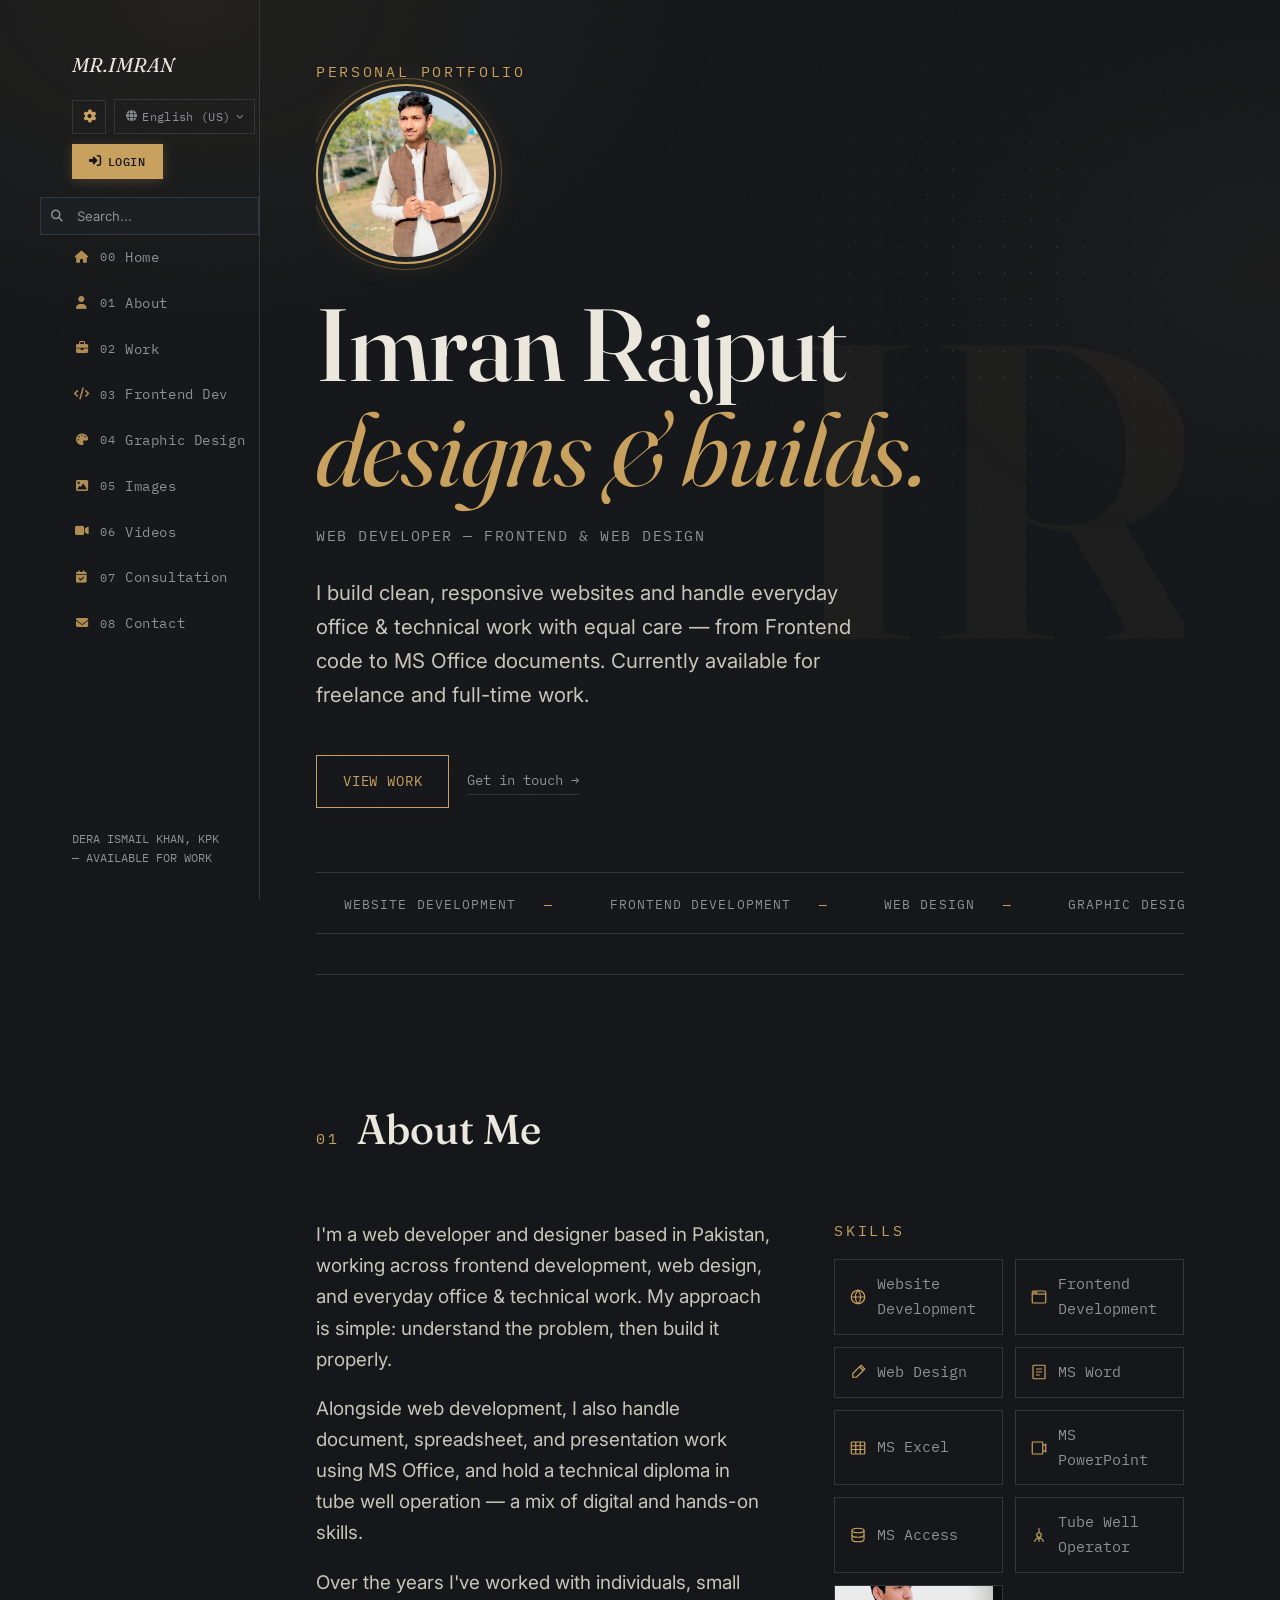
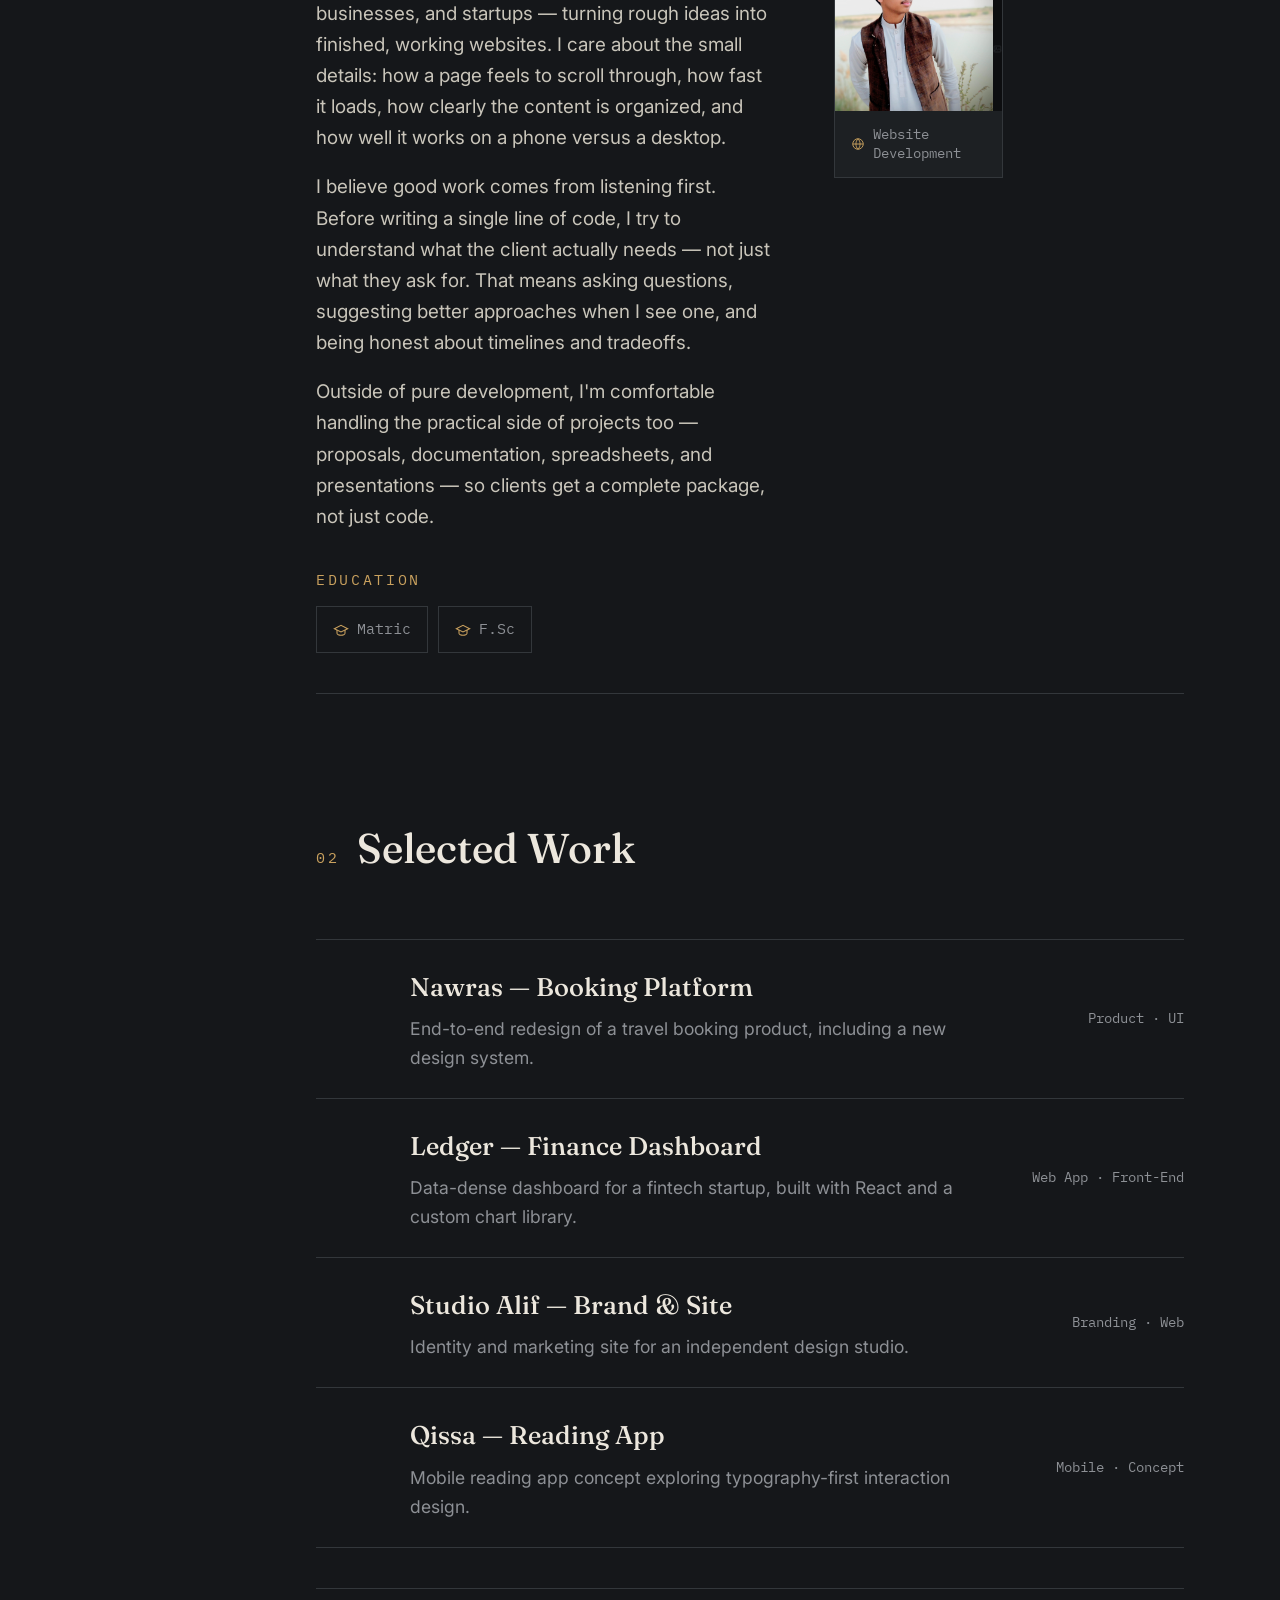
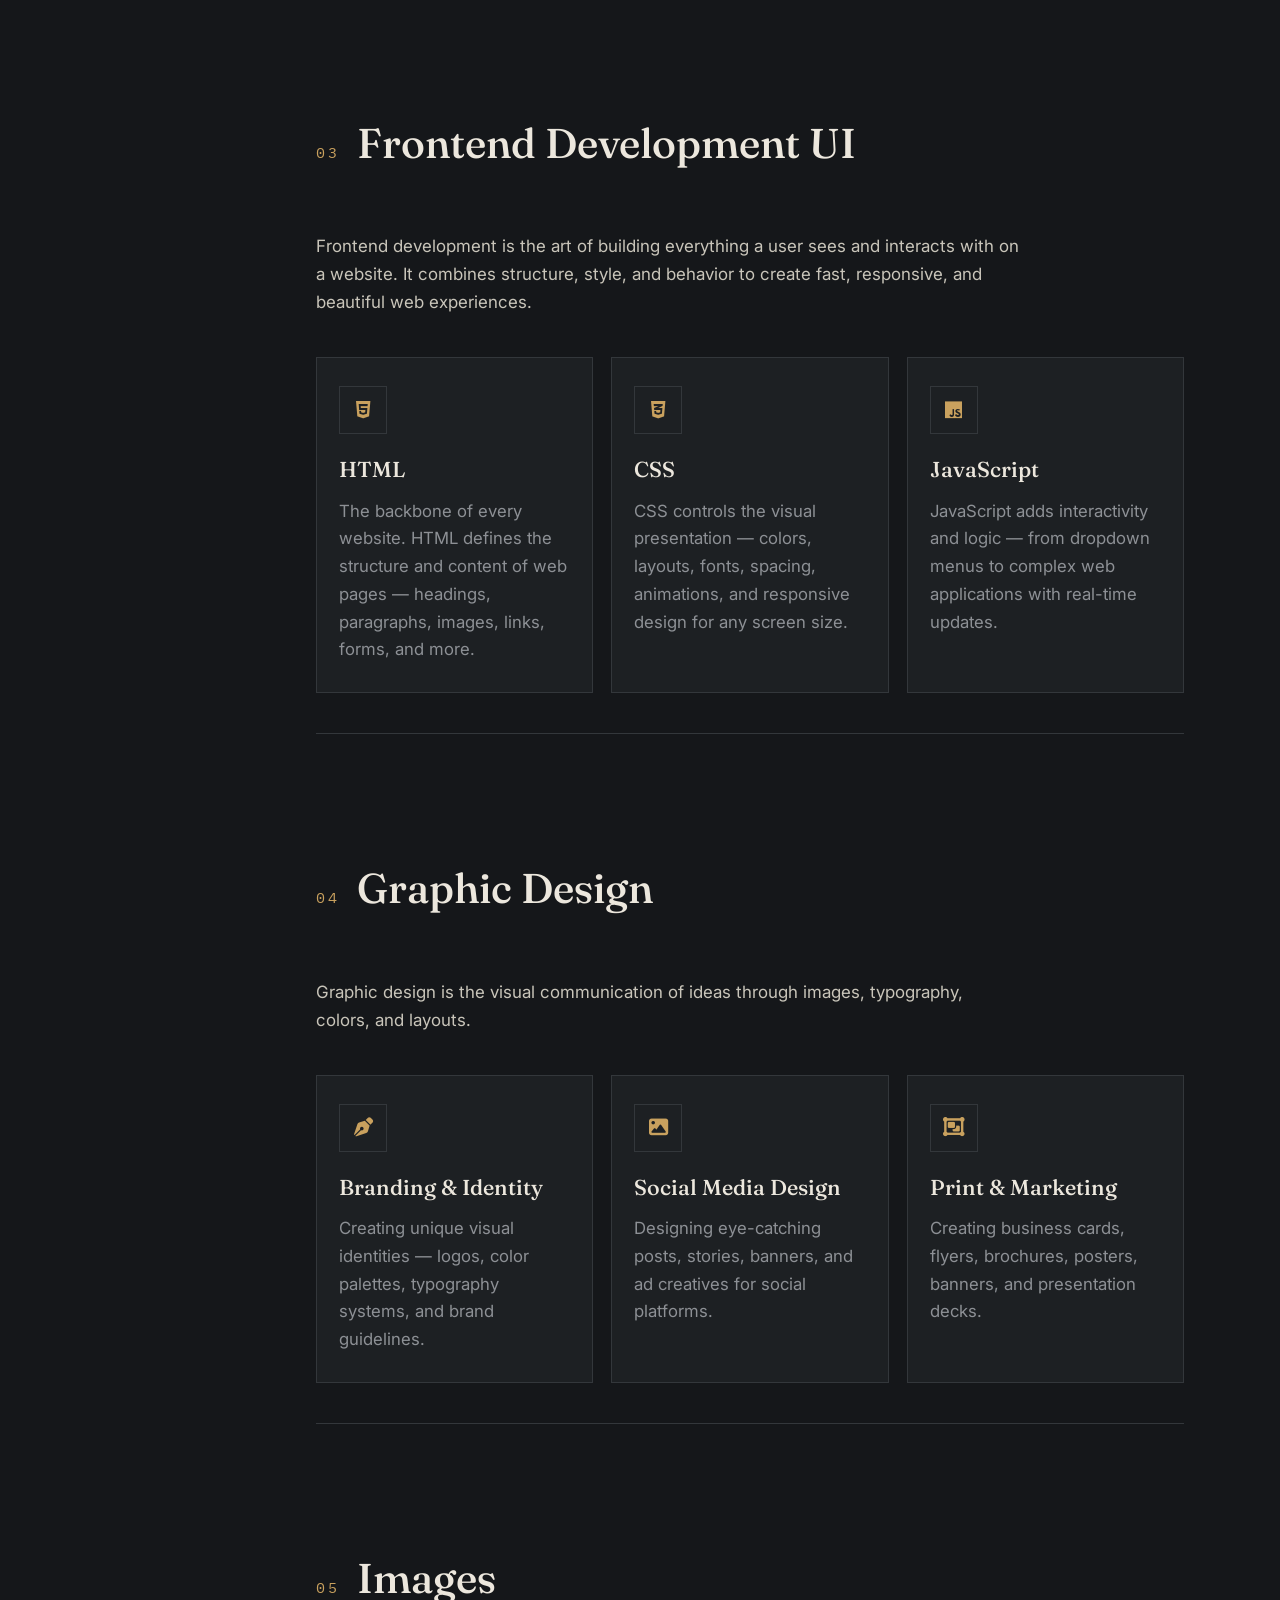
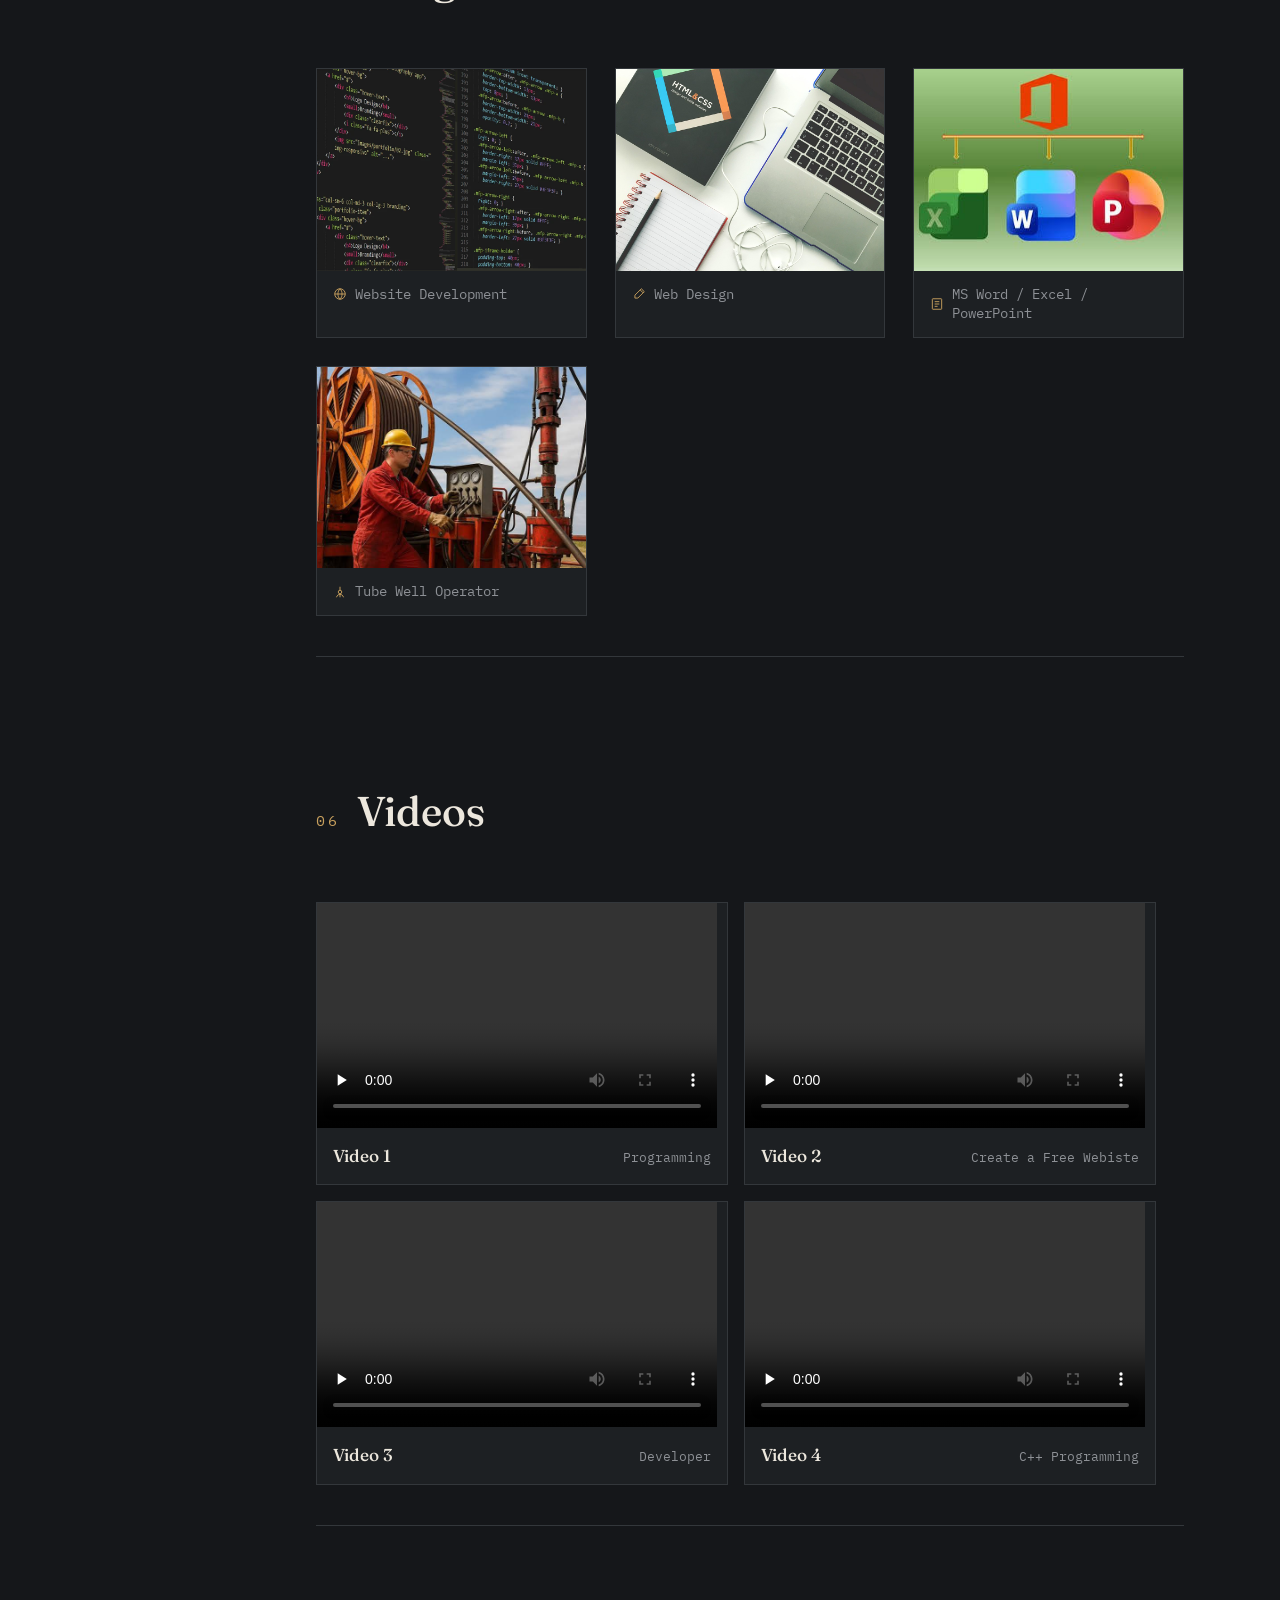
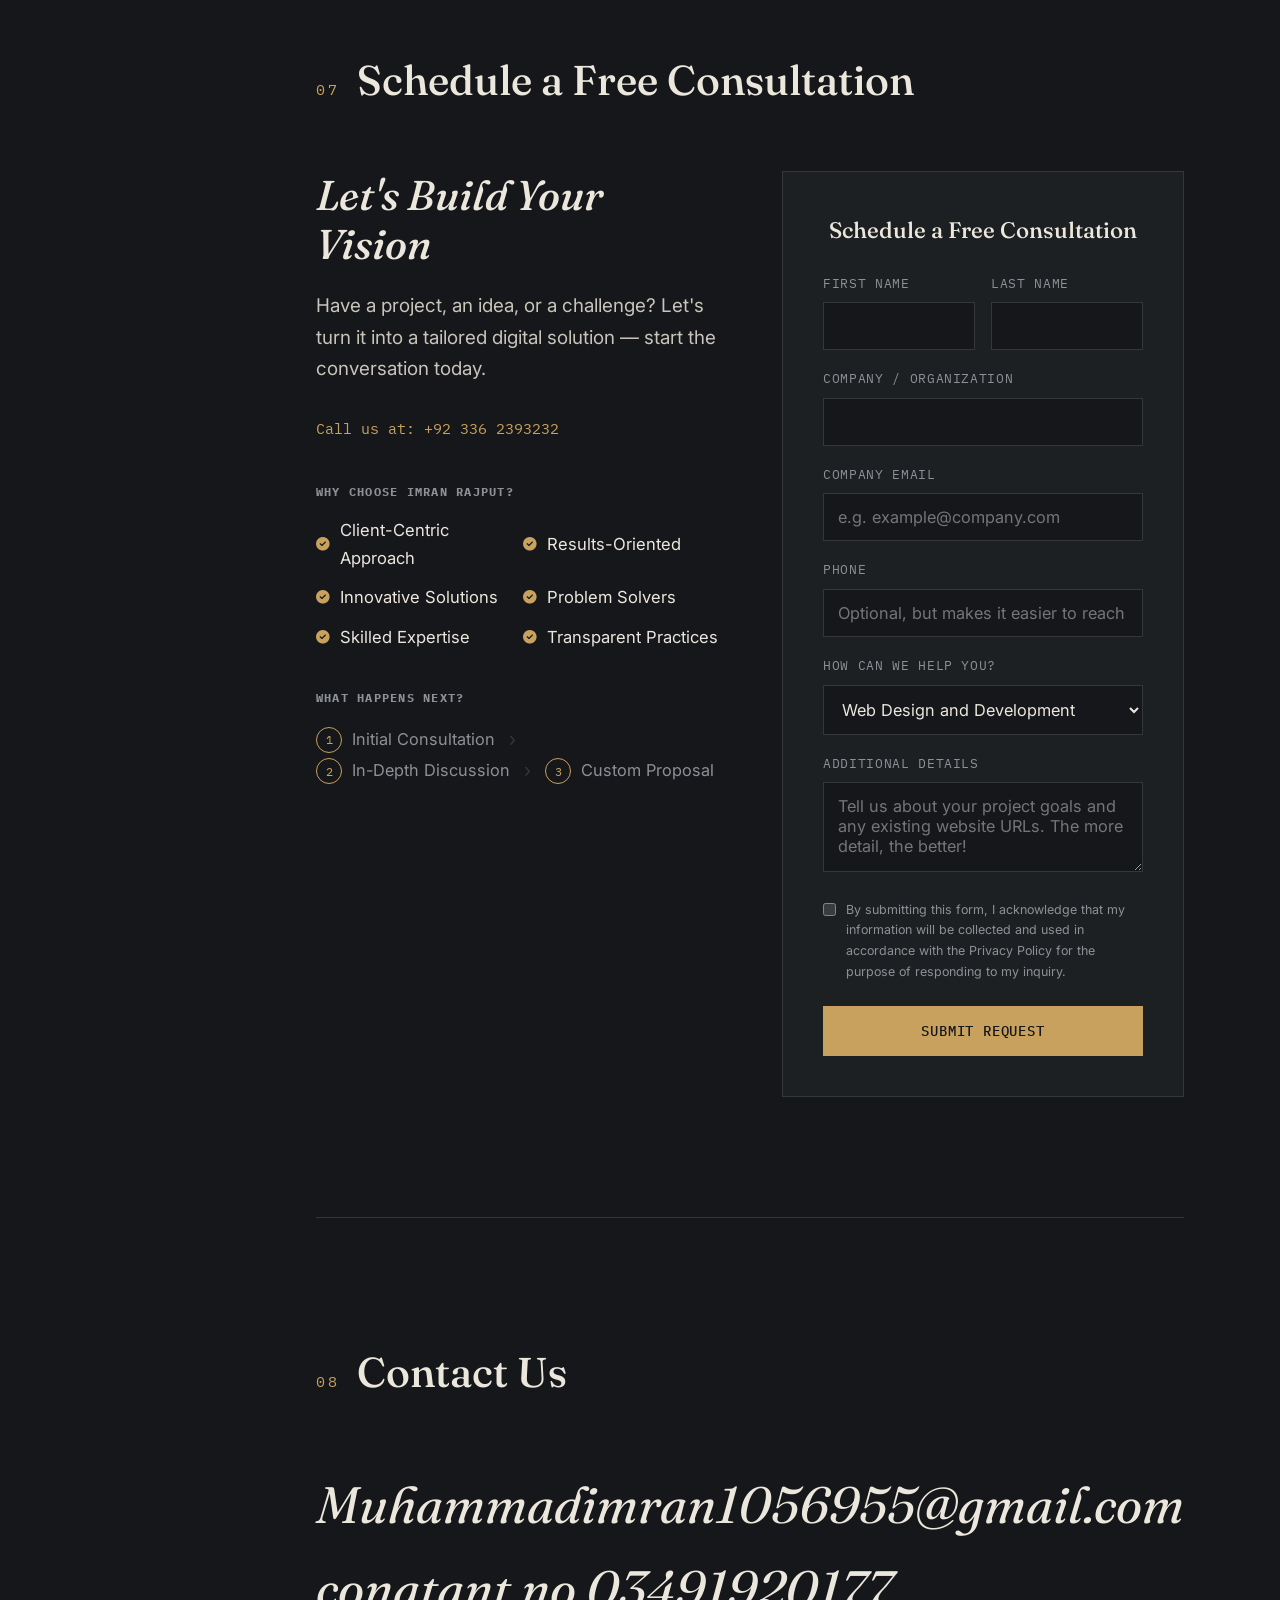
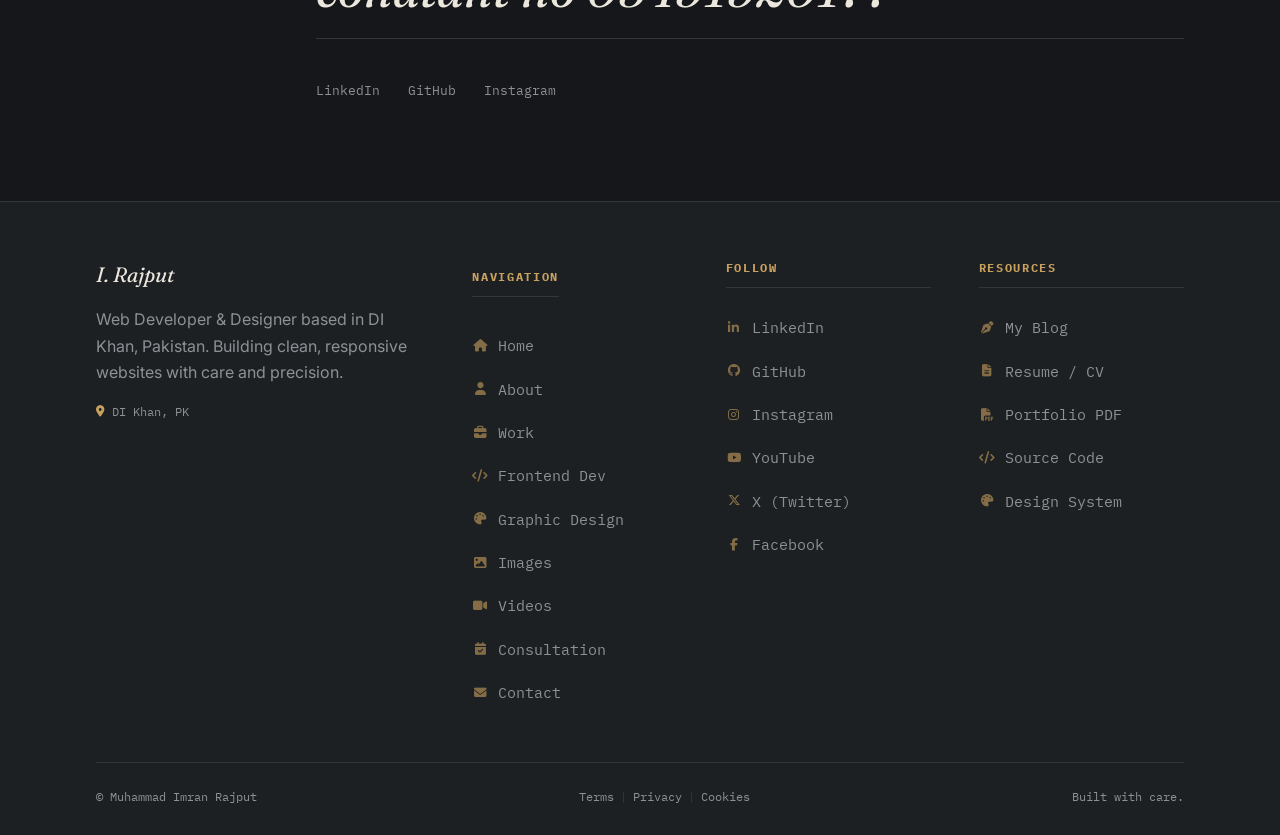
<file: index.html>
<!DOCTYPE html>
<html lang="en" data-theme="dark">
<head>
<meta charset="UTF-8">
<meta name="viewport" content="width=device-width, initial-scale=1.0">
<title>Imran Rajput — Portfolio</title>
<link rel="preconnect" href="https://fonts.googleapis.com">
<link href="https://fonts.googleapis.com/css2?family=Fraunces:ital,opsz,wght@0,9..144,300;0,9..144,500;0,9..144,600;1,9..144,400;1,9..144,500&family=Inter:wght@400;500;600&family=IBM+Plex+Mono:wght@400;500&display=swap" rel="stylesheet">
<link rel="stylesheet" href="https://cdnjs.cloudflare.com/ajax/libs/font-awesome/6.5.1/css/all.min.css">
<link href="https://cdn.jsdelivr.net/npm/bootstrap-icons@1.11.3/font/bootstrap-icons.min.css" rel="stylesheet">
<link rel="stylesheet" href="style.css">
<link rel="icon" href="Logo.png.png">
</head>
<body>

<div class="spotlight" id="spotlight"></div>
<div class="shell">
<nav class="ledger">
<div>
<div class="nav-top-group">
<div class="brand-mark">MR.IMRAN </div>
<div class="nav-actions">

<!-- 3-Mode Theme Settings -->
<div class="theme-settings" id="themeSettings">
<button class="theme-settings-btn" id="themeSettingsBtn" type="button"><i class="fa-solid fa-gear"></i></button>
<div class="theme-panel" id="themePanel">
<div class="tp-label">Appearance</div>
<button class="tp-item" data-theme-mode="light"><i class="bi bi-moon-stars-fill"></i>Light theme</button>
<button class="tp-item active" data-theme-mode="dark"><i class="fa-solid fa-moon"></i>Dark theme</button>
<button class="tp-item" data-theme-mode="system"><i class="fa-solid fa-display"></i>Device default</button>
</div>
</div>

<!-- Language -->
<div class="lang-dropdown" id="langDropdown">
<button class="lang-btn" id="langBtn" type="button"><i class="fa-solid fa-globe" style="font-size:.7rem"></i><span id="langBtnText">English (US)</span><i class="fa-solid fa-chevron-down"></i></button>
<div class="lang-panel" id="langPanel">
<button class="lang-panel-item active" data-lang="en-US">English (US)</button>
<button class="lang-panel-item" data-lang="en-GB">British English (UK)</button>
<button class="lang-panel-item" data-lang="en-AU">Australian English</button>
<button class="lang-panel-item" data-lang="en-PK">Pakistani English</button>
<button class="lang-panel-item" data-lang="ur">اردو</button>
<button class="lang-panel-item" data-lang="hi">हिन्दी</button>
<button class="lang-panel-item" data-lang="de">Deutsch</button>
<button class="lang-panel-item" data-lang="es">Español</button>
<button class="lang-panel-item" data-lang="fr">Français</button>
<button class="lang-panel-item" data-lang="it">Italiano</button>
</div>
</div>

<!-- LOGIN -->
<button class="login-btn" id="loginOpen" type="button"><i class="fa-solid fa-right-to-bracket"></i><span data-t="login">Login</span></button>

<!-- Hamburger -->
<button class="hamburger" id="drawerOpen" type="button"><svg viewBox="0 0 24 24"><path class="bar bar-top" d="M3 6h18"/><path class="bar bar-mid" d="M3 12h18"/><path class="bar bar-bot" d="M3 18h18"/></svg><span id="burgerLabel" data-t="menu">Menu</span></button>
</div>
</div>
<div class="search-bar"><input type="text" placeholder="Search..." id="searchInput" data-tp="ph_search"><i class="fa-solid fa-magnifying-glass s-icon"></i><button class="s-clear" id="searchClear" type="button">&times;</button></div>
<div class="ledger-links" id="ledgerLinks">
<a href="#hero"><i class="fa-solid fa-house"></i><span class="num">00</span><span data-t="nav_home">Home</span></a>
<a href="#about"><i class="fa-solid fa-user"></i><span class="num">01</span><span data-t="nav_about">About</span></a>
<a href="#work"><i class="fa-solid fa-briefcase"></i><span class="num">02</span><span data-t="nav_work">Work</span></a>
<a href="#frontend"><i class="fa-solid fa-code"></i><span class="num">03</span><span data-t="nav_fe">Frontend Dev</span></a>
<a href="#graphics"><i class="fa-solid fa-palette"></i><span class="num">04</span><span data-t="nav_gd">Graphic Design</span></a>
<a href="#images"><i class="fa-solid fa-image"></i><span class="num">05</span><span data-t="nav_images">Images</span></a>
<a href="#videos"><i class="fa-solid fa-video"></i><span class="num">06</span><span data-t="nav_videos">Videos</span></a>
<a href="#consult"><i class="fa-solid fa-calendar-check"></i><span class="num">07</span><span data-t="nav_consult">Consultation</span></a>
<a href="#contact"><i class="fa-solid fa-envelope"></i><span class="num">08</span><span data-t="nav_contact">Contact</span></a>
</div>
</div>
<div class="ledger-foot mono">DERA ISMAIL KHAN, KPK<br>— <span data-t="available">AVAILABLE FOR WORK</span></div>
</nav>

<main>
<section id="hero">
<div class="eyebrow" data-t="hero_eyebrow">Personal Portfolio</div>
<div class="hero-avatar"><div class="hero-avatar-inner"><img src="Profile 1.jpg" alt="Imran Rajput" onerror="this.style.display='none';this.nextElementSibling.style.display='flex'"><span style="display:none">IR</span></div></div>
<h1 class="hero-name">Imran Rajput<br><em data-t="hero_name_em">designs & builds.</em></h1>
<div class="hero-role" data-t="hero_role">Web Developer — Frontend & Web Design</div>
<p class="hero-bio" data-t="hero_bio">I build clean, responsive websites and handle everyday office & technical work with equal care — from Frontend code to MS Office documents. Currently available for freelance and full-time work.</p>
<div class="hero-cta"><a href="#work" class="btn" data-t="hero_cta1">View Work</a><a href="#consult" class="btn-ghost" data-t="hero_cta2">Get in touch →</a></div>
<div class="ticker-wrap"><div class="ticker-track"><span data-t="tick1">Website Development</span><span data-t="tick2">Frontend Development</span><span data-t="tick3">Web Design</span><span data-t="tick4">Graphic Design</span><span data-t="tick5">HTML</span><span data-t="tick6">CSS</span><span data-t="tick7">JavaScript</span><span data-t="tick8">MS Office</span><span data-t="tick1">Website Development</span><span data-t="tick2">Frontend Development</span><span data-t="tick3">Web Design</span><span data-t="tick4">Graphic Design</span><span data-t="tick5">HTML</span><span data-t="tick6">CSS</span><span data-t="tick7">JavaScript</span><span data-t="tick8">MS Office</span></div></div>
</section>

<section id="about">
<div class="sec-head reveal"><span class="eyebrow mono">01</span><h2 data-t="about_title">About Me</h2></div>
<div class="about-grid reveal">
<div>
<p data-t="about_p1">I'm a web developer and designer based in Pakistan, working across frontend development, web design, and everyday office & technical work. My approach is simple: understand the problem, then build it properly.</p>
<p data-t="about_p2">Alongside web development, I also handle document, spreadsheet, and presentation work using MS Office, and hold a technical diploma in tube well operation — a mix of digital and hands-on skills.</p>
<p data-t="about_p3">Over the years I've worked with individuals, small businesses, and startups — turning rough ideas into finished, working websites. I care about the small details: how a page feels to scroll through, how fast it loads, how clearly the content is organized, and how well it works on a phone versus a desktop.</p>
<p data-t="about_p4">I believe good work comes from listening first. Before writing a single line of code, I try to understand what the client actually needs — not just what they ask for. That means asking questions, suggesting better approaches when I see one, and being honest about timelines and tradeoffs.</p>
<p data-t="about_p5">Outside of pure development, I'm comfortable handling the practical side of projects too — proposals, documentation, spreadsheets, and presentations — so clients get a complete package, not just code.</p>
<div class="eyebrow" style="margin:36px 0 14px" data-t="edu_label">Education</div>
<div class="edu-list"><span class="edu-tag"><svg viewBox="0 0 24 24"><path d="M22 10L12 5 2 10l10 5 10-5z"/><path d="M6 12v5c0 1.5 3 3 6 3s6-1.5 6-3v-5"/></svg>Matric</span><span class="edu-tag"><svg viewBox="0 0 24 24"><path d="M22 10L12 5 2 10l10 5 10-5z"/><path d="M6 12v5c0 1.5 3 3 6 3s6-1.5 6-3v-5"/></svg>F.Sc</span></div>
</div>
<div>
<div class="eyebrow" style="margin-bottom:16px" data-t="skills_label">Skills</div>
<div class="skills-list">
<span class="skill-tag"><svg viewBox="0 0 24 24"><circle cx="12" cy="12" r="9"/><path d="M3 12h18M12 3c2.5 2.5 3.5 5.5 3.5 9s-1 6.5-3.5 9c-2.5-2.5-3.5-5.5-3.5-9s1-6.5 3.5-9z"/></svg><span data-t="sk1">Website Development</span></span>
<span class="skill-tag"><svg viewBox="0 0 24 24"><rect x="3" y="4" width="18" height="16" rx="1.5"/><path d="M3 8h18"/><circle cx="6" cy="6" r=".6"/><circle cx="8.5" cy="6" r=".6"/></svg><span data-t="sk2">Frontend Development</span></span>
<span class="skill-tag"><svg viewBox="0 0 24 24"><path d="M16 3l5 5-11 11H5v-5L16 3z"/><path d="M14 5l5 5"/></svg><span data-t="sk3">Web Design</span></span>
<span class="skill-tag"><svg viewBox="0 0 24 24"><rect x="4" y="3" width="16" height="18" rx="1"/><path d="M8 8h8M8 12h8M8 16h5"/></svg><span data-t="sk4">MS Word</span></span>
<span class="skill-tag"><svg viewBox="0 0 24 24"><rect x="3" y="4" width="18" height="16" rx="1"/><path d="M3 9h18M3 14h18M9 4v16M15 4v16"/></svg><span data-t="sk5">MS Excel</span></span>
<span class="skill-tag"><svg viewBox="0 0 24 24"><rect x="3" y="4" width="14" height="16" rx="1"/><path d="M17 9l4-2v10l-4-2"/></svg><span data-t="sk6">MS PowerPoint</span></span>
<span class="skill-tag"><svg viewBox="0 0 24 24"><ellipse cx="12" cy="6" rx="8" ry="3"/><path d="M4 6v6c0 1.7 3.6 3 8 3s8-1.3 8-3V6"/><path d="M4 12v6c0 1.7 3.6 3 8 3s8-1.3 8-3v-6"/></svg><span data-t="sk7">MS Access</span></span>
<span class="skill-tag"><svg viewBox="0 0 24 24"><path d="M12 3v6"/><circle cx="12" cy="12" r="3"/><path d="M12 15v6M6 21c1-3 3-5 6-5s5 2 6 5"/></svg><span data-t="sk8">Tube Well Operator</span></span>
<a class="image-card reveal" href="Profile 2.jpg" target="_blank" rel="noopener"><div class="image-frame"><img src="Profile 2.jpg" alt="" onerror="this.style.display='none'"><svg viewBox="0 0 24 24"><rect x="3" y="4" width="18" height="16" rx="1.5"/><circle cx="8.5" cy="9.5" r="1.5"/><path d="M21 16l-5-5-4 4-3-3-6 6"/></svg></div><div class="image-cap"><svg viewBox="0 0 24 24"><circle cx="12" cy="12" r="9"/><path d="M3 12h18M12 3c2.5 2.5 3.5 5.5 3.5 9s-1 6.5-3.5 9c-2.5-2.5-3.5-5.5-3.5-9s1-6.5 3.5-9z"/></svg><span data-t="sk1">Website Development</span></div></a>

</div>
</div>
</div>
</section>

<section id="work">
<div class="sec-head reveal"><span class="eyebrow mono">02</span><h2 data-t="work_title">Selected Work</h2></div>
<div class="work-row reveal"><div class="work-swatch"></div><div class="work-year mono"></div><div class="work-main"><h3>Nawras — <span data-t="w1t">Booking Platform</span></h3><p data-t="w1d">End-to-end redesign of a travel booking product, including a new design system.</p></div><div class="work-tags"><span>Product</span><span>·</span><span>UI</span></div></div>
<div class="work-row reveal"><div class="work-swatch"></div><div class="work-year mono"></div><div class="work-main"><h3>Ledger — <span data-t="w2t">Finance Dashboard</span></h3><p data-t="w2d">Data-dense dashboard for a fintech startup, built with React and a custom chart library.</p></div><div class="work-tags"><span>Web App</span><span>·</span><span>Front-End</span></div></div>
<div class="work-row reveal"><div class="work-swatch"></div><div class="work-year mono"></div><div class="work-main"><h3>Studio Alif — <span data-t="w3t">Brand & Site</span></h3><p data-t="w3d">Identity and marketing site for an independent design studio.</p></div><div class="work-tags"><span>Branding</span><span>·</span><span>Web</span></div></div>
<div class="work-row reveal"><div class="work-swatch"></div><div class="work-year mono"></div><div class="work-main"><h3>Qissa — <span data-t="w4t">Reading App</span></h3><p data-t="w4d">Mobile reading app concept exploring typography-first interaction design.</p></div><div class="work-tags"><span>Mobile</span><span>·</span><span>Concept</span></div></div>
</section>

<section id="frontend">
<div class="sec-head reveal"><span class="eyebrow mono">03</span><h2>Frontend Development UI</h2></div>
<p class="reveal" style="color:#c9c5ba;max-width:64ch;margin-bottom:40px;font-size:1.06rem" data-t="fe_desc">Frontend development is the art of building everything a user sees and interacts with on a website. It combines structure, style, and behavior to create fast, responsive, and beautiful web experiences.</p>
<div class="tech-grid">
<div class="tech-card reveal"><div class="tech-card-icon"><i class="fa-brands fa-html5"></i></div><h3>HTML</h3><p data-t="fe_html">The backbone of every website. HTML defines the structure and content of web pages — headings, paragraphs, images, links, forms, and more.</p></div>
<div class="tech-card reveal"><div class="tech-card-icon"><i class="fa-brands fa-css3-alt"></i></div><h3>CSS</h3><p data-t="fe_css">CSS controls the visual presentation — colors, layouts, fonts, spacing, animations, and responsive design for any screen size.</p></div>
<div class="tech-card reveal"><div class="tech-card-icon"><i class="fa-brands fa-js"></i></div><h3>JavaScript</h3><p data-t="fe_js">JavaScript adds interactivity and logic — from dropdown menus to complex web applications with real-time updates.</p></div>
</div>
</section>
<section id="graphics">
<div class="sec-head reveal"><span class="eyebrow mono">04</span><h2 data-t="gd_title">Graphic Design</h2></div>
<p class="reveal" style="color:#c9c5ba;max-width:64ch;margin-bottom:40px;font-size:1.06rem" data-t="gd_desc">Graphic design is the visual communication of ideas through images, typography, colors, and layouts.</p>
<div class="tech-grid">
<div class="tech-card reveal"><div class="tech-card-icon"><i class="fa-solid fa-pen-nib"></i></div><h3 data-t="gd_brand">Branding & Identity</h3><p data-t="gd_brand_d">Creating unique visual identities — logos, color palettes, typography systems, and brand guidelines.</p></div>
<div class="tech-card reveal"><div class="tech-card-icon"><i class="fa-solid fa-image"></i></div><h3 data-t="gd_social">Social Media Design</h3><p data-t="gd_social_d">Designing eye-catching posts, stories, banners, and ad creatives for social platforms.</p></div>
<div class="tech-card reveal"><div class="tech-card-icon"><i class="fa-solid fa-object-group"></i></div><h3 data-t="gd_print">Print & Marketing</h3><p data-t="gd_print_d">Creating business cards, flyers, brochures, posters, banners, and presentation decks.</p></div>
</div>
</section>

<section id="images">
<div class="sec-head reveal"><span class="eyebrow mono">05</span><h2 data-t="images_title">Images</h2></div>
<div class="image-grid">
<a class="image-card reveal" href="web devloper 2.png" target="_blank" rel="noopener"><div class="image-frame"><img src="web devloper 2.png" alt="" onerror="this.style.display='none'"><svg viewBox="0 0 24 24"><rect x="3" y="4" width="18" height="16" rx="1.5"/><circle cx="8.5" cy="9.5" r="1.5"/><path d="M21 16l-5-5-4 4-3-3-6 6"/></svg></div><div class="image-cap"><svg viewBox="0 0 24 24"><circle cx="12" cy="12" r="9"/><path d="M3 12h18M12 3c2.5 2.5 3.5 5.5 3.5 9s-1 6.5-3.5 9c-2.5-2.5-3.5-5.5-3.5-9s1-6.5 3.5-9z"/></svg><span data-t="sk1">Website Development</span></div></a>
<a class="image-card reveal" href="web degsins 1 photflo.jpg" target="_blank" rel="noopener"><div class="image-frame"><img src="web degsins 1 photflo.jpg" alt="" onerror="this.style.display='none'"><svg viewBox="0 0 24 24"><rect x="3" y="4" width="18" height="16" rx="1.5"/><circle cx="8.5" cy="9.5" r="1.5"/><path d="M21 16l-5-5-4 4-3-3-6 6"/></svg></div><div class="image-cap"><svg viewBox="0 0 24 24"><path d="M16 3l5 5-11 11H5v-5L16 3z"/><path d="M14 5l5 5"/></svg><span data-t="sk3">Web Design</span></div></a>
<a class="image-card reveal" href="excel photflo.jfif" target="_blank" rel="noopener"><div class="image-frame"><img src="excel photflo.jfif" alt="" onerror="this.style.display='none'"><svg viewBox="0 0 24 24"><rect x="3" y="4" width="18" height="16" rx="1.5"/><circle cx="8.5" cy="9.5" r="1.5"/><path d="M21 16l-5-5-4 4-3-3-6 6"/></svg></div><div class="image-cap"><svg viewBox="0 0 24 24"><rect x="4" y="3" width="16" height="18" rx="1"/><path d="M8 8h8M8 12h8M8 16h5"/></svg><span data-t="img_ms">MS Word / Excel / PowerPoint</span></div></a>
<a class="image-card reveal" href="tub well photflol.jfif" target="_blank" rel="noopener"><div class="image-frame"><img src="tub well photflol.jfif" alt="" onerror="this.style.display='none'"><svg viewBox="0 0 24 24"><rect x="3" y="4" width="18" height="16" rx="1.5"/><circle cx="8.5" cy="9.5" r="1.5"/><path d="M21 16l-5-5-4 4-3-3-6 6"/></svg></div><div class="image-cap"><svg viewBox="0 0 24 24"><path d="M12 3v6"/><circle cx="12" cy="12" r="3"/><path d="M12 15v6M6 21c1-3 3-5 6-5s5 2 6 5"/></svg><span data-t="sk8">Tube Well Operator</span></div></a>
</div>
</section>

<section id="videos">
<div class="sec-head reveal"><span class="eyebrow mono">06</span><h2 data-t="videos_title">Videos</h2></div>
<div class="video-grid">
<div class="video-card reveal"><video controls poster="" preload="none"><source src="1.mp4" type="video/mp4"></video><div class="video-cap"><h4 data-t="vid1">Video 1</h4><span>Programming</span></div></div>
<div class="video-card reveal"><video controls poster="" preload="none"><source src="2.mp4" type="video/mp4"></video><div class="video-cap"><h4 data-t="vid2">Video 2</h4><span>Create a Free Webiste </span></div></div>
<div class="video-card reveal"><video controls poster="" preload="none"><source src="5.mp4" type="video/mp4"></video><div class="video-cap"><h4 data-t="vid3">Video 3</h4><span>Developer</span></div></div>
<div class="video-card reveal"><video controls poster="" preload="none"><source src="4.mp4" type="video/mp4"></video><div class="video-cap"><h4 data-t="vid4">Video 4</h4><span>C++ Programming</span></div></div>
</div>
</section>

<section id="consult">
<div class="sec-head reveal"><span class="eyebrow mono">07</span><h2 data-t="consult_title">Schedule a Free Consultation</h2></div>
<div class="consult-grid">
<div class="consult-left reveal">
<h3 data-t="consult_h3">Let's Build Your Vision</h3>
<p data-t="consult_p">Have a project, an idea, or a challenge? Let's turn it into a tailored digital solution — start the conversation today.</p>
<a href="tel:+923362393232" class="consult-phone mono" data-t="consult_phone">Call us at: +92 336 2393232</a>
<div class="consult-why">
<h4 data-t="consult_why_h">Why Choose Imran Rajput?</h4>
<ul class="consult-check-list">
<li><i class="fa-solid fa-circle-check"></i><span data-t="cw1">Client-Centric Approach</span></li>
<li><i class="fa-solid fa-circle-check"></i><span data-t="cw2">Results-Oriented</span></li>
<li><i class="fa-solid fa-circle-check"></i><span data-t="cw3">Innovative Solutions</span></li>
<li><i class="fa-solid fa-circle-check"></i><span data-t="cw4">Problem Solvers</span></li>
<li><i class="fa-solid fa-circle-check"></i><span data-t="cw5">Skilled Expertise</span></li>
<li><i class="fa-solid fa-circle-check"></i><span data-t="cw6">Transparent Practices</span></li>
</ul>
</div>
<div class="consult-steps">
<h4 style="width:100%" data-t="consult_next_h">What happens next?</h4>
<div class="consult-step"><span class="step-num">1</span><span data-t="cs1">Initial Consultation</span></div>
<span class="consult-step-sep">›</span>
<div class="consult-step"><span class="step-num">2</span><span data-t="cs2">In-Depth Discussion</span></div>
<span class="consult-step-sep">›</span>
<div class="consult-step"><span class="step-num">3</span><span data-t="cs3">Custom Proposal</span></div>
</div>
</div>
<div class="consult-form reveal">
<h4 data-t="consult_form_h">Schedule a Free Consultation</h4>
<form id="consultForm">
<div class="cf-row">
<div class="cf-field"><label data-t="cf_first">First name <span class="req">*</span></label><input type="text" required></div>
<div class="cf-field"><label data-t="cf_last">Last name <span class="req">*</span></label><input type="text" required></div>
</div>
<div class="cf-field"><label data-t="cf_company">Company / Organization</label><input type="text"></div>
<div class="cf-field"><label data-t="cf_email">Company email <span class="req">*</span></label><input type="email" placeholder="e.g. example@company.com" required></div>
<div class="cf-field"><label data-t="cf_phone">Phone</label><input type="tel" data-tp="cf_phone_ph" placeholder="Optional, but makes it easier to reach you"></div>
<div class="cf-field"><label data-t="cf_help">How Can We Help You? <span class="req">*</span></label>
<select required>
<option data-t="cf_opt1">Web Design and Development</option>
<option data-t="cf_opt2">Graphic Design</option>
<option data-t="cf_opt3">MS Office Work</option>
<option data-t="cf_opt4">Other</option>
</select>
</div>
<div class="cf-field"><label data-t="cf_details">Additional Details</label><textarea data-tp="cf_details_ph" placeholder="Tell us about your project goals and any existing website URLs. The more detail, the better!"></textarea></div>
<label class="cf-consent"><input type="checkbox" required><span data-t="cf_consent">By submitting this form, I acknowledge that my information will be collected and used in accordance with the Privacy Policy for the purpose of responding to my inquiry.</span></label>
<button type="submit" class="cf-submit" data-t="cf_submit">Submit Request</button>
<div class="cf-note" id="consultNote"></div>
</form>
</div>
</div>
</section>

<section id="contact">
<div class="sec-head reveal"><span class="eyebrow mono">08</span><h2 data-t="contact_title">Contact Us</h2></div>
<a href="mailto:imranrajput@gmail.com" class="contact-email reveal">Muhammadimran1056955@gmail.com <br>conatant no 03491920177</a>
<div class="socials reveal"><a href="#" target="_blank" rel="noopener">LinkedIn</a><a href="#" target="_blank" rel="noopener">GitHub</a><a href="#" target="_blank" rel="noopener">Instagram</a></div><a href="#" target="_blank" 
</section>
</main>
</div>

<footer>
<div class="footer-inner">
<div class="footer-grid">
<div class="footer-col about-col"><div class="footer-brand">I. Rajput</div><p data-t="footer_about">Web Developer & Designer based in DI Khan, Pakistan. Building clean, responsive websites with care and precision.</p><div class="footer-loc"><i class="fa-solid fa-location-dot"></i>DI Khan, PK</div></div>
<div class="footer-col"><h4 data-t="footer_nav">Navigation</h4><a href="#hero"><i class="fa-solid fa-house"></i><span data-t="nav_home">Home</span></a><a href="#about"><i class="fa-solid fa-user"></i><span data-t="nav_about">About</span></a><a href="#work"><i class="fa-solid fa-briefcase"></i><span data-t="nav_work">Work</span></a><a href="#frontend"><i class="fa-solid fa-code"></i><span data-t="nav_fe">Frontend Dev</span></a><a href="#graphics"><i class="fa-solid fa-palette"></i><span data-t="nav_gd">Graphic Design</span></a><a href="#images"><i class="fa-solid fa-image"></i><span data-t="nav_images">Images</span></a><a href="#videos"><i class="fa-solid fa-video"></i><span data-t="nav_videos">Videos</span></a><a href="#consult"><i class="fa-solid fa-calendar-check"></i><span data-t="nav_consult">Consultation</span></a><a href="#contact"><i class="fa-solid fa-envelope"></i><span data-t="nav_contact">Contact</span></a></div>
<div class="footer-col"><h4 data-t="footer_follow">Follow</h4><a href="#" target="_blank" rel="noopener"><i class="fa-brands fa-linkedin-in"></i>LinkedIn</a><a href="#" target="_blank" rel="noopener"><i class="fa-brands fa-github"></i>GitHub</a><a href="#" target="_blank" rel="noopener"><i class="fa-brands fa-instagram"></i>Instagram</a><a href="#" target="_blank" rel="noopener"><i class="fa-brands fa-youtube"></i>YouTube</a><a href="#" target="_blank" rel="noopener"><i class="fa-brands fa-x-twitter"></i>X (Twitter)</a><a href="#" target="_blank" rel="noopener"><i class="fa-brands fa-facebook-f"></i>Facebook</a></div>
<div class="footer-col"><h4 data-t="footer_res">Resources</h4><a href="#" target="_blank" rel="noopener"><i class="fa-solid fa-pen-nib"></i><span data-t="res_blog">My Blog</span></a><a href="#" target="_blank" rel="noopener"><i class="fa-solid fa-file-lines"></i><span data-t="res_cv">Resume / CV</span></a><a href="#" target="_blank" rel="noopener"><i class="fa-solid fa-file-pdf"></i><span data-t="res_pdf">Portfolio PDF</span></a><a href="#" target="_blank" rel="noopener"><i class="fa-solid fa-code"></i><span data-t="res_code">Source Code</span></a><a href="#" target="_blank" rel="noopener"><i class="fa-solid fa-palette"></i><span data-t="res_ds">Design System</span></a></div>
</div>
<div class="footer-bottom"><span>&copy; Muhammad Imran Rajput</span><div class="footer-bottom-links"><a href="#" data-t="ft_terms">Terms</a><span class="sep">|</span><a href="#" data-t="ft_privacy">Privacy</a><span class="sep">|</span><a href="#" data-t="ft_cookies">Cookies</a></div><span data-t="ft_built">Built with care.</span></div>
</div>
</footer>

<!-- LOGIN MODAL -->
<div class="modal-overlay" id="loginOverlay">
<div class="modal-card">
<button class="modal-close" id="loginClose" type="button">&times;</button>
<div class="modal-eyebrow" data-t="login_eyebrow">Welcome back</div>
<h3 class="modal-title" data-t="login_title">Log in</h3>
<form id="loginForm">
<div class="field"><label data-t="login_email_l">Email</label><input type="email" id="loginEmail" placeholder="you@example.com" required></div>
<div class="field"><label data-t="login_pass_l">Password</label><input type="password" id="loginPassword" placeholder="--------" required></div>
<div class="field-row"><label><input type="checkbox"> <span data-t="login_remember">Remember me</span></label><a href="#" data-t="login_forgot">Forgot password?</a></div>
<button type="submit" class="modal-submit" data-t="login_btn">Log In</button>
<div class="modal-foot" data-t="login_foot">Don't have an account? <a href="#" data-t="login_signup">Sign up</a></div>
<div class="modal-note" id="loginNote"></div>
</form>
</div>
</div>

<!-- DRAWER -->
<div class="drawer-overlay" id="drawerOverlay"></div>
<div class="drawer" id="drawer">
<button class="drawer-close" id="drawerClose" type="button">&times;</button>
<div class="drawer-search"><input type="text" placeholder="Search..." id="drawerSearch" data-tp="ph_search"><i class="fa-solid fa-magnifying-glass ds-icon"></i></div>
<div class="drawer-settings">
<button id="drawerThemeBtn" type="button"><i class="fa-solid fa-gear"></i> <span data-t="theme_word">Theme</span></button>
<button id="drawerLangBtn" type="button"><i class="fa-solid fa-globe"></i> <span data-t="lang_word">Language</span></button>
</div>
<nav>
<a href="#hero"><span>00</span><i class="fa-solid fa-house"></i><span data-t="nav_home">Home</span></a>
<a href="#about"><span>01</span><i class="fa-solid fa-user"></i><span data-t="nav_about">About</span></a>
<a href="#work"><span>02</span><i class="fa-solid fa-briefcase"></i><span data-t="nav_work">Work</span></a>
<a href="#frontend"><span>03</span><i class="fa-solid fa-code"></i><span data-t="nav_fe">Frontend Dev</span></a>
<a href="#graphics"><span>04</span><i class="fa-solid fa-palette"></i><span data-t="nav_gd">Graphic Design</span></a>
<a href="#images"><span>05</span><i class="fa-solid fa-image"></i><span data-t="nav_images">Images</span></a>
<a href="#videos"><span>06</span><i class="fa-solid fa-video"></i><span data-t="nav_videos">Videos</span></a>
<a href="#consult"><span>07</span><i class="fa-solid fa-calendar-check"></i><span data-t="nav_consult">Consultation</span></a>
<a href="#contact"><span>08</span><i class="fa-solid fa-envelope"></i><span data-t="nav_contact">Contact</span></a>
</nav>
<div class="drawer-foot">DI KHAN, PK — <span data-t="available">AVAILABLE FOR WORK</span></div>
</div>

<!-- TOAST -->
<div class="toast" id="toast"></div>

<!-- SCROLL TOP -->
<button class="scroll-top" id="scrollTop" type="button"><svg viewBox="0 0 24 24"><path d="M12 19V5M5 12l7-7 7 7"/></svg></button>

<script>
/* ===== THEME ===== */
const html=document.documentElement,themePanel=document.getElementById('themePanel'),themeBtn=document.getElementById('themeSettingsBtn'),tpItems=document.querySelectorAll('.tp-item');
function setTheme(m){if(m==='system'){const d=window.matchMedia('(prefers-color-scheme:light)').matches?'light':'dark';html.setAttribute('data-theme',d)}else{html.setAttribute('data-theme',m)}tpItems.forEach(i=>{i.classList.toggle('active',i.dataset.themeMode===m)});localStorage.setItem('theme',m)}
function initTheme(){const s=localStorage.getItem('theme')||'dark';setTheme(s)}
tpItems.forEach(i=>i.addEventListener('click',()=>{setTheme(i.dataset.themeMode);themePanel.classList.remove('open')}));
themeBtn.addEventListener('click',e=>{e.stopPropagation();themePanel.classList.toggle('open');document.getElementById('langPanel').classList.remove('open')});
document.getElementById('drawerThemeBtn').addEventListener('click',()=>{const c=html.getAttribute('data-theme')==='dark'?'light':'dark';setTheme(c);showToast('Theme: '+c)});

/* ===== TRANSLATIONS (English base; other languages fall back to English for new keys) ===== */
const translations={
"en-US":{login:"Login",menu:"Menu",theme_word:"Theme",lang_word:"Language",nav_home:"Home",nav_about:"About",nav_work:"Work",nav_fe:"Frontend Dev",nav_gd:"Graphic Design",nav_images:"Images",nav_videos:"Videos",nav_consult:"Consultation",nav_contact:"Contact",available:"AVAILABLE FOR WORK",hero_eyebrow:"Personal Portfolio",hero_name_em:"designs & builds.",hero_role:"Web Developer — Frontend & Web Design",hero_bio:"I build clean, responsive websites and handle everyday office & technical work with equal care — from Frontend code to MS Office documents. Currently available for freelance and full-time work.",hero_cta1:"View Work",hero_cta2:"Get in touch →",tick1:"Website Development",tick2:"Frontend Development",tick3:"Web Design",tick4:"Graphic Design",tick5:"HTML",tick6:"CSS",tick7:"JavaScript",tick8:"MS Office",about_title:"About Me",about_p1:"I'm a web developer and designer based in Pakistan, working across frontend development, web design, and everyday office & technical work. My approach is simple: understand the problem, then build it properly.",about_p2:"Alongside web development, I also handle document, spreadsheet, and presentation work using MS Office, and hold a technical diploma in tube well operation — a mix of digital and hands-on skills.",about_p3:"Over the years I've worked with individuals, small businesses, and startups — turning rough ideas into finished, working websites. I care about the small details: how a page feels to scroll through, how fast it loads, how clearly the content is organized, and how well it works on a phone versus a desktop.",about_p4:"I believe good work comes from listening first. Before writing a single line of code, I try to understand what the client actually needs — not just what they ask for. That means asking questions, suggesting better approaches when I see one, and being honest about timelines and tradeoffs.",about_p5:"Outside of pure development, I'm comfortable handling the practical side of projects too — proposals, documentation, spreadsheets, and presentations — so clients get a complete package, not just code.",edu_label:"Education",skills_label:"Skills",sk1:"Website Development",sk2:"Frontend Development",sk3:"Web Design",sk4:"MS Word",sk5:"MS Excel",sk6:"MS PowerPoint",sk7:"MS Access",sk8:"Tube Well Operator",work_title:"Selected Work",w1t:"Booking Platform",w1d:"End-to-end redesign of a travel booking product, including a new design system.",w2t:"Finance Dashboard",w2d:"Data-dense dashboard for a fintech startup, built with React and a custom chart library.",w3t:"Brand & Site",w3d:"Identity and marketing site for an independent design studio.",w4t:"Reading App",w4d:"Mobile reading app concept exploring typography-first interaction design.",fe_title:"Frontend Development",fe_desc:"Frontend development is the art of building everything a user sees and interacts with on a website. It combines structure, style, and behavior to create fast, responsive, and beautiful web experiences.",fe_html:"The backbone of every website. HTML defines the structure and content of web pages — headings, paragraphs, images, links, forms, and more.",fe_css:"CSS controls the visual presentation — colors, layouts, fonts, spacing, animations, and responsive design for any screen size.",fe_js:"JavaScript adds interactivity and logic — from dropdown menus to complex web applications with real-time updates.",gd_title:"Graphic Design",gd_desc:"Graphic design is the visual communication of ideas through images, typography, colors, and layouts.",gd_brand:"Branding & Identity",gd_brand_d:"Creating unique visual identities — logos, color palettes, typography systems, and brand guidelines.",gd_social:"Social Media Design",gd_social_d:"Designing eye-catching posts, stories, banners, and ad creatives for social platforms.",gd_print:"Print & Marketing",gd_print_d:"Creating business cards, flyers, brochures, posters, banners, and presentation decks.",images_title:"Images",img_ms:"MS Word / Excel / PowerPoint",videos_title:"Videos",vid1:"Video 1",vid2:"Video 2",vid3:"Video 3",vid4:"Video 4",consult_title:"Schedule a Free Consultation",consult_h3:"Let's Build Your Vision",consult_p:"Have a project, an idea, or a challenge? Let's turn it into a tailored digital solution — start the conversation today.",consult_phone:"Call us at: +92 336 2393232",consult_why_h:"Why Choose Imran Rajput?",cw1:"Client-Centric Approach",cw2:"Results-Oriented",cw3:"Innovative Solutions",cw4:"Problem Solvers",cw5:"Skilled Expertise",cw6:"Transparent Practices",consult_next_h:"What happens next?",cs1:"Initial Consultation",cs2:"In-Depth Discussion",cs3:"Custom Proposal",consult_form_h:"Schedule a Free Consultation",cf_first:"First name",cf_last:"Last name",cf_company:"Company / Organization",cf_email:"Company email",cf_phone:"Phone",cf_phone_ph:"Optional, but makes it easier to reach you",cf_help:"How Can We Help You?",cf_opt1:"Web Design and Development",cf_opt2:"Graphic Design",cf_opt3:"MS Office Work",cf_opt4:"Other",cf_details:"Additional Details",cf_details_ph:"Tell us about your project goals and any existing website URLs. The more detail, the better!",cf_consent:"By submitting this form, I acknowledge that my information will be collected and used in accordance with the Privacy Policy for the purpose of responding to my inquiry.",cf_submit:"Submit Request",contact_title:"Contact Us",footer_about:"Web Developer & Designer based in DI Khan, Pakistan. Building clean, responsive websites with care and precision.",footer_nav:"Navigation",footer_follow:"Follow",footer_res:"Resources",res_blog:"My Blog",res_cv:"Resume / CV",res_pdf:"Portfolio PDF",res_code:"Source Code",res_ds:"Design System",ft_terms:"Terms",ft_privacy:"Privacy",ft_cookies:"Cookies",ft_built:"Built with care.",login_eyebrow:"Welcome back",login_title:"Log in",login_email_l:"Email",login_pass_l:"Password",login_remember:"Remember me",login_forgot:"Forgot password?",login_btn:"Log In",login_foot:"Don't have an account?",login_signup:"Sign up",ph_search:"Search..."},
"en-GB":{login:"Login",menu:"Menu",theme_word:"Theme",lang_word:"Language",nav_home:"Home",nav_about:"About",nav_work:"Work",nav_fe:"Frontend Dev",nav_gd:"Graphic Design",nav_images:"Images",nav_videos:"Videos",nav_contact:"Contact",available:"AVAILABLE FOR WORK",hero_eyebrow:"Personal Portfolio",hero_name_em:"designs & builds.",hero_role:"Web Developer — Frontend & Web Design",hero_bio:"I build clean, responsive websites and handle everyday office & technical work with equal care — from Frontend code to MS Office documents. Currently available for freelance and full-time work.",hero_cta1:"View Work",hero_cta2:"Get in touch →",tick1:"Website Development",tick2:"Frontend Development",tick3:"Web Design",tick4:"Graphic Design",tick5:"HTML",tick6:"CSS",tick7:"JavaScript",tick8:"MS Office",about_title:"About Me",about_p1:"I'm a web developer and designer based in Pakistan, working across frontend development, web design, and everyday office & technical work. My approach is simple: understand the problem, then build it properly.",about_p2:"Alongside web development, I also handle document, spreadsheet, and presentation work using MS Office, and hold a technical diploma in tube well operation — a mix of digital and hands-on skills.",edu_label:"Education",skills_label:"Skills",sk1:"Website Development",sk2:"Frontend Development",sk3:"Web Design",sk4:"MS Word",sk5:"MS Excel",sk6:"MS PowerPoint",sk7:"MS Access",sk8:"Tube Well Operator",work_title:"Selected Work",w1t:"Booking Platform",w1d:"End-to-end redesign of a travel booking product, including a new design system.",w2t:"Finance Dashboard",w2d:"Data-dense dashboard for a fintech startup, built with React and a bespoke chart library.",w3t:"Brand & Site",w3d:"Identity and marketing site for an independent design studio.",w4t:"Reading App",w4d:"Mobile reading app concept exploring typography-first interaction design.",fe_title:"Frontend Development",fe_desc:"Frontend development is the art of building everything a user sees and interacts with on a website. It combines structure, style, and behaviour to create fast, responsive, and beautiful web experiences.",fe_html:"The backbone of every website. HTML defines the structure and content of web pages — headings, paragraphs, images, links, forms, and more.",fe_css:"CSS controls the visual presentation — colours, layouts, fonts, spacing, animations, and responsive design for any screen size.",fe_js:"JavaScript adds interactivity and logic — from dropdown menus to complex web applications with real-time updates.",gd_title:"Graphic Design",gd_desc:"Graphic design is the visual communication of ideas through images, typography, colours, and layouts.",gd_brand:"Branding & Identity",gd_brand_d:"Creating unique visual identities — logos, colour palettes, typography systems, and brand guidelines.",gd_social:"Social Media Design",gd_social_d:"Designing eye-catching posts, stories, banners, and ad creatives for social platforms.",gd_print:"Print & Marketing",gd_print_d:"Creating business cards, flyers, brochures, posters, banners, and presentation decks.",images_title:"Images",img_ms:"MS Word / Excel / PowerPoint",videos_title:"Videos",vid1:"Video 1",vid2:"Video 2",vid3:"Video 3",vid4:"Video 4",contact_title:"Contact Us",footer_about:"Web Developer & Designer based in DI Khan, Pakistan. Building clean, responsive websites with care and precision.",footer_nav:"Navigation",footer_follow:"Follow",footer_res:"Resources",res_blog:"My Blog",res_cv:"CV",res_pdf:"Portfolio PDF",res_code:"Source Code",res_ds:"Design System",ft_terms:"Terms",ft_privacy:"Privacy",ft_cookies:"Cookies",ft_built:"Built with care.",login_eyebrow:"Welcome back",login_title:"Log in",login_email_l:"Email",login_pass_l:"Password",login_remember:"Remember me",login_forgot:"Forgotten password?",login_btn:"Log In",login_foot:"Don't have an account?",login_signup:"Sign up",ph_search:"Search..."},
"en-AU":{login:"Login",menu:"Menu",theme_word:"Theme",lang_word:"Language",nav_home:"Home",nav_about:"About",nav_work:"Work",nav_fe:"Frontend Dev",nav_gd:"Graphic Design",nav_images:"Images",nav_videos:"Videos",nav_contact:"Contact",available:"AVAILABLE FOR WORK",hero_eyebrow:"Personal Portfolio",hero_name_em:"designs & builds.",hero_role:"Web Developer — Frontend & Web Design",hero_bio:"I build clean, responsive websites and handle everyday office & technical work with equal care — from Frontend code to MS Office documents. Currently available for freelance and full-time work.",hero_cta1:"View Work",hero_cta2:"Get in touch →",tick1:"Website Development",tick2:"Frontend Development",tick3:"Web Design",tick4:"Graphic Design",tick5:"HTML",tick6:"CSS",tick7:"JavaScript",tick8:"MS Office",about_title:"About Me",about_p1:"I'm a web developer and designer based in Pakistan, working across frontend development, web design, and everyday office & technical work. My approach is simple: understand the problem, then build it properly.",about_p2:"Alongside web development, I also handle document, spreadsheet, and presentation work using MS Office, and hold a technical diploma in tube well operation — a mix of digital and hands-on skills.",edu_label:"Education",skills_label:"Skills",sk1:"Website Development",sk2:"Frontend Development",sk3:"Web Design",sk4:"MS Word",sk5:"MS Excel",sk6:"MS PowerPoint",sk7:"MS Access",sk8:"Tube Well Operator",work_title:"Selected Work",w1t:"Booking Platform",w1d:"End-to-end redesign of a travel booking product, including a new design system.",w2t:"Finance Dashboard",w2d:"Data-dense dashboard for a fintech startup, built with React and a custom chart library.",w3t:"Brand & Site",w3d:"Identity and marketing site for an independent design studio.",w4t:"Reading App",w4d:"Mobile reading app concept exploring typography-first interaction design.",fe_title:"Frontend Development",fe_desc:"Frontend development is the art of building everything a user sees and interacts with on a website. It combines structure, style, and behaviour to create fast, responsive, and beautiful web experiences.",fe_html:"The backbone of every website. HTML defines the structure and content of web pages — headings, paragraphs, images, links, forms, and more.",fe_css:"CSS controls the visual presentation — colours, layouts, fonts, spacing, animations, and responsive design for any screen size.",fe_js:"JavaScript adds interactivity and logic — from dropdown menus to complex web applications with real-time updates.",gd_title:"Graphic Design",gd_desc:"Graphic design is the visual communication of ideas through images, typography, colours, and layouts.",gd_brand:"Branding & Identity",gd_brand_d:"Creating unique visual identities — logos, colour palettes, typography systems, and brand guidelines.",gd_social:"Social Media Design",gd_social_d:"Designing eye-catching posts, stories, banners, and ad creatives for social platforms.",gd_print:"Print & Marketing",gd_print_d:"Creating business cards, flyers, brochures, posters, banners, and presentation decks.",images_title:"Images",img_ms:"MS Word / Excel / PowerPoint",videos_title:"Videos",vid1:"Video 1",vid2:"Video 2",vid3:"Video 3",vid4:"Video 4",contact_title:"Contact Us",footer_about:"Web Developer & Designer based in DI Khan, Pakistan. Building clean, responsive websites with care and precision.",footer_nav:"Navigation",footer_follow:"Follow",footer_res:"Resources",res_blog:"My Blog",res_cv:"Resume / CV",res_pdf:"Portfolio PDF",res_code:"Source Code",res_ds:"Design System",ft_terms:"Terms",ft_privacy:"Privacy",ft_cookies:"Cookies",ft_built:"Built with care.",login_eyebrow:"Welcome back",login_title:"Log in",login_email_l:"Email",login_pass_l:"Password",login_remember:"Remember me",login_forgot:"Forgot password?",login_btn:"Log In",login_foot:"Don't have an account?",login_signup:"Sign up",ph_search:"Search..."},
"en-PK":{login:"Login",menu:"Menu",theme_word:"Theme",lang_word:"Language",nav_home:"Home",nav_about:"About",nav_work:"Work",nav_fe:"Frontend Dev",nav_gd:"Graphic Design",nav_images:"Images",nav_videos:"Videos",nav_contact:"Contact",available:"AVAILABLE FOR WORK",hero_eyebrow:"Personal Portfolio",hero_name_em:"designs & builds.",hero_role:"Web Developer — Frontend & Web Design",hero_bio:"I build clean, responsive websites and handle everyday office & technical work with equal care — from Frontend code to MS Office documents. Currently available for freelance and full-time work.",hero_cta1:"View Work",hero_cta2:"Get in touch →",tick1:"Website Development",tick2:"Frontend Development",tick3:"Web Design",tick4:"Graphic Design",tick5:"HTML",tick6:"CSS",tick7:"JavaScript",tick8:"MS Office",about_title:"About Me",about_p1:"I'm a web developer and designer based in Pakistan, working across frontend development, web design, and everyday office & technical work. My approach is simple: understand the problem, then build it properly.",about_p2:"Alongside web development, I also handle document, spreadsheet, and presentation work using MS Office, and hold a technical diploma in tube well operation — a mix of digital and hands-on skills.",edu_label:"Education",skills_label:"Skills",sk1:"Website Development",sk2:"Frontend Development",sk3:"Web Design",sk4:"MS Word",sk5:"MS Excel",sk6:"MS PowerPoint",sk7:"MS Access",sk8:"Tube Well Operator",work_title:"Selected Work",w1t:"Booking Platform",w1d:"End-to-end redesign of a travel booking product, including a new design system.",w2t:"Finance Dashboard",w2d:"Data-dense dashboard for a fintech startup, built with React and a custom chart library.",w3t:"Brand & Site",w3d:"Identity and marketing site for an independent design studio.",w4t:"Reading App",w4d:"Mobile reading app concept exploring typography-first interaction design.",fe_title:"Frontend Development",fe_desc:"Frontend development is the art of building everything a user sees and interacts with on a website. It combines structure, style, and behaviour to create fast, responsive, and beautiful web experiences.",fe_html:"The backbone of every website. HTML defines the structure and content of web pages — headings, paragraphs, images, links, forms, and more.",fe_css:"CSS controls the visual presentation — colours, layouts, fonts, spacing, animations, and responsive design for any screen size.",fe_js:"JavaScript adds interactivity and logic — from dropdown menus to complex web applications with real-time updates.",gd_title:"Graphic Design",gd_desc:"Graphic design is the visual communication of ideas through images, typography, colours, and layouts.",gd_brand:"Branding & Identity",gd_brand_d:"Creating unique visual identities — logos, colour palettes, typography systems, and brand guidelines.",gd_social:"Social Media Design",gd_social_d:"Designing eye-catching posts, stories, banners, and ad creatives for social platforms.",gd_print:"Print & Marketing",gd_print_d:"Creating business cards, flyers, brochures, posters, banners, and presentation decks.",images_title:"Images",img_ms:"MS Word / Excel / PowerPoint",videos_title:"Videos",vid1:"Video 1",vid2:"Video 2",vid3:"Video 3",vid4:"Video 4",contact_title:"Contact Us",footer_about:"Web Developer & Designer based in DI Khan, Pakistan. Building clean, responsive websites with care and precision.",footer_nav:"Navigation",footer_follow:"Follow",footer_res:"Resources",res_blog:"My Blog",res_cv:"Resume / CV",res_pdf:"Portfolio PDF",res_code:"Source Code",res_ds:"Design System",ft_terms:"Terms",ft_privacy:"Privacy",ft_cookies:"Cookies",ft_built:"Built with care.",login_eyebrow:"Welcome back",login_title:"Log in",login_email_l:"Email",login_pass_l:"Password",login_remember:"Remember me",login_forgot:"Forgot password?",login_btn:"Log In",login_foot:"Don't have an account?",login_signup:"Sign up",ph_search:"Search..."},
"ur":{login:"لاگ ان",menu:"مینو",theme_word:"تھیم",lang_word:"زبان",nav_home:"ہوم",nav_about:"تعارف",nav_work:"کام",nav_fe:"فرنٹ اینڈ ڈویلپمنٹ",nav_gd:"گرافک ڈیزائن",nav_images:"تصاویر",nav_videos:"ویڈیوز",nav_contact:"رابطہ",available:"کام کے لیے دستیاب",hero_eyebrow:"ذاتی پورٹ فولیو",hero_name_em:"ڈیزائن کرتا ہے، بناتا ہے۔",hero_role:"ویب ڈویلپر — فرنٹ اینڈ اور ویب ڈیزائن",hero_bio:"میں صاف ستھری، ریسپانسو ویب سائٹس بناتا ہوں اور روزمرہ کے دفتری و تکنیکی کام بھی اتنی ہی توجہ سے کرتا ہوں — فرنٹ اینڈ کوڈ سے لے کر MS Office دستاویزات تک۔ فری لانس اور فل ٹائم کام کے لیے دستیاب ہوں۔",hero_cta1:"کام دیکھیں",hero_cta2:"رابطہ کریں →",tick1:"ویب سائٹ ڈویلپمنٹ",tick2:"فرنٹ اینڈ ڈویلپمنٹ",tick3:"ویب ڈیزائن",tick4:"گرافک ڈیزائن",tick5:"ایچ ٹی ایم ایل",tick6:"سی ایس ایس",tick7:"جاوا اسکرپٹ",tick8:"ایم ایس آفس",about_title:"میرے بارے میں",about_p1:"میں پاکستان میں مقیم ایک ویب ڈویلپر اور ڈیزائنر ہوں، جو فرنٹ اینڈ ڈویلپمنٹ، ویب ڈیزائن اور روزمرہ کے دفتری و تکنیکی کاموں پر کام کرتا ہوں۔ میرا طریقہ کار سادہ ہے: پہلے مسئلہ سمجھو، پھر اسے درست طریقے سے بناؤ۔",about_p2:"ویب ڈویلپمنٹ کے ساتھ ساتھ میں MS Office کے ذریعے دستاویزات، اسپریڈ شیٹس اور پریزنٹیشنز کا کام بھی کرتا ہوں، اور ٹیوب ویل آپریشن میں تکنیکی ڈپلومہ بھی رکھتا ہوں — ڈیجیٹل اور عملی مہارتوں کا امتزاج۔",edu_label:"تعلیم",skills_label:"مہارتیں",sk1:"ویب سائٹ ڈویلپمنٹ",sk2:"فرنٹ اینڈ ڈویلپمنٹ",sk3:"ویب ڈیزائن",sk4:"ایم ایس ورڈ",sk5:"ایم ایس ایکسل",sk6:"ایم ایس پاور پوائنٹ",sk7:"ایم ایس ایکسیس",sk8:"ٹیوب ویل آپریٹر",work_title:"منتخب کام",w1t:"بکنگ پلیٹ فارم",w1d:"ٹریول بکنگ پروڈکٹ کا مکمل ری ڈیزائن، بشمول نیا ڈیزائن سسٹم۔",w2t:"فنانس ڈیش بورڈ",w2d:"ایک فن ٹیک اسٹارٹ اپ کے لیے ڈیٹا سے بھرپور ڈیش بورڈ، جو React اور کسٹم چارٹ لائبریری سے بنایا گیا۔",w3t:"برانڈ اینڈ سائٹ",w3d:"ایک آزاد ڈیزائن اسٹوڈیو کے لیے شناخت اور مارکیٹنگ سائٹ۔",w4t:"ریڈنگ ایپ",w4d:"موبائل ریڈنگ ایپ کا تصور، جو ٹائپوگرافی پر مبنی انٹرایکشن ڈیزائن کو دریافت کرتا ہے۔",fe_title:"فرنٹ اینڈ ڈویلپمنٹ",fe_desc:"فرنٹ اینڈ ڈویلپمنٹ وہ فن ہے جس میں صارف کو ویب سائٹ پر نظر آنے والی اور اس کے ساتھ تعامل کرنے والی ہر چیز بنائی جاتی ہے۔ یہ ساخت، انداز اور رویے کو ملا کر تیز، ریسپانسو اور خوبصورت ویب تجربات تخلیق کرتی ہے۔",fe_html:"ہر ویب سائٹ کی بنیاد۔ HTML ویب پیجز کی ساخت اور مواد کا تعین کرتا ہے — عنوانات، پیراگراف، تصاویر، لنکس، فارمز وغیرہ۔",fe_css:"CSS بصری پیشکش کو کنٹرول کرتا ہے — رنگ، لے آؤٹ، فونٹس، اسپیسنگ، اینیمیشنز اور ہر اسکرین کے لیے ریسپانسو ڈیزائن۔",fe_js:"جاوا اسکرپٹ انٹرایکٹیویٹی اور لاجک شامل کرتی ہے — ڈراپ ڈاؤن مینیوز سے لے کر ریئل ٹائم اپڈیٹس والے پیچیدہ ویب ایپلیکیشنز تک۔",gd_title:"گرافک ڈیزائن",gd_desc:"گرافک ڈیزائن تصاویر، ٹائپوگرافی، رنگوں اور لے آؤٹس کے ذریعے خیالات کی بصری ترسیل ہے۔",gd_brand:"برانڈنگ اور شناخت",gd_brand_d:"منفرد بصری شناختیں بنانا — لوگو، رنگوں کے پیلیٹ، ٹائپوگرافی سسٹمز اور برانڈ گائیڈ لائنز۔",gd_social:"سوشل میڈیا ڈیزائن",gd_social_d:"سوشل پلیٹ فارمز کے لیے دلکش پوسٹس، اسٹوریز، بینرز اور اشتہاری تخلیقات بنانا۔",gd_print:"پرنٹ اور مارکیٹنگ",gd_print_d:"بزنس کارڈز، فلائرز، بروشرز، پوسٹرز، بینرز اور پریزنٹیشن ڈیکس بنانا۔",images_title:"تصاویر",img_ms:"ایم ایس ورڈ / ایکسل / پاور پوائنٹ",videos_title:"ویڈیوز",vid1:"ویڈیو 1",vid2:"ویڈیو 2",vid3:"ویڈیو 3",vid4:"ویڈیو 4",contact_title:"ہم سے رابطہ کریں",footer_about:"ڈی آئی خان، پاکستان میں مقیم ویب ڈویلپر اور ڈیزائنر۔ توجہ اور درستگی کے ساتھ صاف ستھری، ریسپانسو ویب سائٹس بناتا ہوں۔",footer_nav:"نیویگیشن",footer_follow:"فالو کریں",footer_res:"وسائل",res_blog:"میرا بلاگ",res_cv:"ریزیومے / سی وی",res_pdf:"پورٹ فولیو پی ڈی ایف",res_code:"سورس کوڈ",res_ds:"ڈیزائن سسٹم",ft_terms:"شرائط",ft_privacy:"رازداری",ft_cookies:"کوکیز",ft_built:"توجہ سے بنایا گیا۔",login_eyebrow:"خوش آمدید",login_title:"لاگ ان کریں",login_email_l:"ای میل",login_pass_l:"پاس ورڈ",login_remember:"یاد رکھیں",login_forgot:"پاس ورڈ بھول گئے؟",login_btn:"لاگ ان کریں",login_foot:"اکاؤنٹ نہیں ہے؟",login_signup:"سائن اپ کریں",ph_search:"تلاش کریں..."},
"hi":{login:"लॉगिन",menu:"मेनू",theme_word:"थीम",lang_word:"भाषा",nav_home:"होम",nav_about:"परिचय",nav_work:"कार्य",nav_fe:"फ्रंटएंड डेवलपमेंट",nav_gd:"ग्राफिक डिज़ाइन",nav_images:"छवियां",nav_videos:"वीडियो",nav_contact:"संपर्क",available:"काम के लिए उपलब्ध",hero_eyebrow:"व्यक्तिगत पोर्टफोलियो",hero_name_em:"डिज़ाइन करता है, बनाता है।",hero_role:"वेब डेवलपर — फ्रंटएंड और वेब डिज़ाइन",hero_bio:"मैं साफ-सुथरी, रिस्पॉन्सिव वेबसाइटें बनाता हूं और रोज़मर्रा के दफ्तरी व तकनीकी काम भी उतनी ही सावधानी से करता हूं — फ्रंटएंड कोड से लेकर MS Office दस्तावेज़ों तक। फ्रीलांस और फुल-टाइम काम के लिए उपलब्ध हूं।",hero_cta1:"काम देखें",hero_cta2:"संपर्क करें →",tick1:"वेबसाइट डेवलपमेंट",tick2:"फ्रंटएंड डेवलपमेंट",tick3:"वेब डिज़ाइन",tick4:"ग्राफिक डिज़ाइन",tick5:"एचटीएमएल",tick6:"सीएसएस",tick7:"जावास्क्रिप्ट",tick8:"एमएस ऑफिस",about_title:"मेरे बारे में",about_p1:"मैं पाकिस्तान में स्थित एक वेब डेवलपर और डिज़ाइनर हूं, जो फ्रंटएंड डेवलपमेंट, वेब डिज़ाइन और रोज़मर्रा के दफ्तरी व तकनीकी काम करता हूं। मेरा तरीका सरल है: पहले समस्या समझो, फिर उसे सही ढंग से बनाओ।",about_p2:"वेब डेवलपमेंट के साथ-साथ मैं MS Office के ज़रिए दस्तावेज़, स्प्रेडशीट और प्रेजेंटेशन का काम भी करता हूं, और ट्यूबवेल ऑपरेशन में तकनीकी डिप्लोमा भी रखता हूं — डिजिटल और व्यावहारिक कौशल का मेल।",edu_label:"शिक्षा",skills_label:"कौशल",sk1:"वेबसाइट डेवलपमेंट",sk2:"फ्रंटएंड डेवलपमेंट",sk3:"वेब डिज़ाइन",sk4:"एमएस वर्ड",sk5:"एमएस एक्सेल",sk6:"एमएस पावरपॉइंट",sk7:"एमएस एक्सेस",sk8:"ट्यूबवेल ऑपरेटर",work_title:"चुनिंदा काम",w1t:"बुकिंग प्लेटफॉर्म",w1d:"एक ट्रैवल बुकिंग प्रोडक्ट का संपूर्ण पुनर्डिज़ाइन, जिसमें एक नया डिज़ाइन सिस्टम शामिल है।",w2t:"फाइनेंस डैशबोर्ड",w2d:"एक फिनटेक स्टार्टअप के लिए डेटा से भरपूर डैशबोर्ड, जो React और कस्टम चार्ट लाइब्रेरी से बनाया गया।",w3t:"ब्रांड और साइट",w3d:"एक स्वतंत्र डिज़ाइन स्टूडियो के लिए पहचान और मार्केटिंग साइट।",w4t:"रीडिंग ऐप",w4d:"मोबाइल रीडिंग ऐप का विचार, जो टाइपोग्राफी-केंद्रित इंटरैक्शन डिज़ाइन को खोजता है।",fe_title:"फ्रंटएंड डेवलपमेंट",fe_desc:"फ्रंटएंड डेवलपमेंट वह कला है जिसमें उपयोगकर्ता को वेबसाइट पर दिखने वाली और उससे जुड़ी हर चीज़ बनाई जाती है। यह संरचना, शैली और व्यवहार को मिलाकर तेज़, रिस्पॉन्सिव और सुंदर वेब अनुभव बनाती है।",fe_html:"हर वेबसाइट की नींव। HTML वेब पेजों की संरचना और सामग्री तय करता है — शीर्षक, पैराग्राफ, छवियां, लिंक, फॉर्म और बहुत कुछ।",fe_css:"CSS दृश्य प्रस्तुति को नियंत्रित करता है — रंग, लेआउट, फॉन्ट, स्पेसिंग, एनिमेशन और हर स्क्रीन के लिए रिस्पॉन्सिव डिज़ाइन।",fe_js:"जावास्क्रिप्ट इंटरैक्टिविटी और लॉजिक जोड़ती है — ड्रॉपडाउन मेनू से लेकर रीयल-टाइम अपडेट वाले जटिल वेब एप्लिकेशन तक।",gd_title:"ग्राफिक डिज़ाइन",gd_desc:"ग्राफिक डिज़ाइन छवियों, टाइपोग्राफी, रंगों और लेआउट के माध्यम से विचारों का दृश्य संचार है।",gd_brand:"ब्रांडिंग और पहचान",gd_brand_d:"अनोखी दृश्य पहचान बनाना — लोगो, रंग पैलेट, टाइपोग्राफी सिस्टम और ब्रांड गाइडलाइन।",gd_social:"सोशल मीडिया डिज़ाइन",gd_social_d:"सोशल प्लेटफॉर्म के लिए आकर्षक पोस्ट, स्टोरी, बैनर और विज्ञापन डिज़ाइन बनाना।",gd_print:"प्रिंट और मार्केटिंग",gd_print_d:"बिज़नेस कार्ड, फ्लायर, ब्रोशर, पोस्टर, बैनर और प्रेजेंटेशन डेक बनाना।",images_title:"छवियां",img_ms:"एमएस वर्ड / एक्सेल / पावरपॉइंट",videos_title:"वीडियो",vid1:"वीडियो 1",vid2:"वीडियो 2",vid3:"वीडियो 3",vid4:"वीडियो 4",contact_title:"हमसे संपर्क करें",footer_about:"डी.आई. खान, पाकिस्तान में स्थित वेब डेवलपर और डिज़ाइनर। सावधानी और सटीकता के साथ साफ-सुथरी, रिस्पॉन्सिव वेबसाइटें बनाता हूं।",footer_nav:"नेविगेशन",footer_follow:"फॉलो करें",footer_res:"संसाधन",res_blog:"मेरा ब्लॉग",res_cv:"रिज़्यूमे / सीवी",res_pdf:"पोर्टफोलियो पीडीएफ",res_code:"सोर्स कोड",res_ds:"डिज़ाइन सिस्टम",ft_terms:"शर्तें",ft_privacy:"गोपनीयता",ft_cookies:"कुकीज़",ft_built:"सावधानी से बनाया गया।",login_eyebrow:"वापसी पर स्वागत है",login_title:"लॉग इन करें",login_email_l:"ईमेल",login_pass_l:"पासवर्ड",login_remember:"मुझे याद रखें",login_forgot:"पासवर्ड भूल गए?",login_btn:"लॉग इन करें",login_foot:"खाता नहीं है?",login_signup:"साइन अप करें",ph_search:"खोजें..."},
"de":{login:"Anmelden",menu:"Menü",theme_word:"Design",lang_word:"Sprache",nav_home:"Start",nav_about:"Über mich",nav_work:"Projekte",nav_fe:"Frontend-Entwicklung",nav_gd:"Grafikdesign",nav_images:"Bilder",nav_videos:"Videos",nav_contact:"Kontakt",available:"VERFÜGBAR FÜR AUFTRÄGE",hero_eyebrow:"Persönliches Portfolio",hero_name_em:"gestaltet & entwickelt.",hero_role:"Webentwickler — Frontend & Webdesign",hero_bio:"Ich baue saubere, responsive Websites und erledige alltägliche Büro- und technische Aufgaben mit derselben Sorgfalt — von Frontend-Code bis zu MS-Office-Dokumenten. Aktuell verfügbar für freiberufliche und Vollzeitarbeit.",hero_cta1:"Projekte ansehen",hero_cta2:"Kontakt aufnehmen →",tick1:"Website-Entwicklung",tick2:"Frontend-Entwicklung",tick3:"Webdesign",tick4:"Grafikdesign",tick5:"HTML",tick6:"CSS",tick7:"JavaScript",tick8:"MS Office",about_title:"Über mich",about_p1:"Ich bin ein in Pakistan ansässiger Webentwickler und Designer, tätig in Frontend-Entwicklung, Webdesign sowie alltäglicher Büro- und technischer Arbeit. Mein Ansatz ist einfach: das Problem verstehen, dann richtig umsetzen.",about_p2:"Neben der Webentwicklung übernehme ich auch Dokument-, Tabellen- und Präsentationsarbeiten mit MS Office und besitze ein technisches Diplom im Betrieb von Tiefbrunnen — eine Mischung aus digitalen und praktischen Fähigkeiten.",edu_label:"Ausbildung",skills_label:"Fähigkeiten",sk1:"Website-Entwicklung",sk2:"Frontend-Entwicklung",sk3:"Webdesign",sk4:"MS Word",sk5:"MS Excel",sk6:"MS PowerPoint",sk7:"MS Access",sk8:"Tiefbrunnen-Betreiber",work_title:"Ausgewählte Projekte",w1t:"Buchungsplattform",w1d:"Komplette Neugestaltung eines Reisebuchungsprodukts inklusive neuem Designsystem.",w2t:"Finanz-Dashboard",w2d:"Datenreiches Dashboard für ein Fintech-Startup, gebaut mit React und einer eigenen Diagramm-Bibliothek.",w3t:"Marke & Website",w3d:"Identität und Marketing-Website für ein unabhängiges Designstudio.",w4t:"Lese-App",w4d:"Konzept einer mobilen Lese-App mit Fokus auf typografiegetriebenem Interaktionsdesign.",fe_title:"Frontend-Entwicklung",fe_desc:"Frontend-Entwicklung ist die Kunst, alles zu bauen, was ein Nutzer auf einer Website sieht und mit dem er interagiert. Sie verbindet Struktur, Stil und Verhalten zu schnellen, responsiven und schönen Web-Erlebnissen.",fe_html:"Das Rückgrat jeder Website. HTML definiert Struktur und Inhalt von Webseiten — Überschriften, Absätze, Bilder, Links, Formulare und mehr.",fe_css:"CSS steuert die visuelle Darstellung — Farben, Layouts, Schriftarten, Abstände, Animationen und responsives Design für jede Bildschirmgröße.",fe_js:"JavaScript sorgt für Interaktivität und Logik — von Dropdown-Menüs bis zu komplexen Web-Anwendungen mit Echtzeit-Updates.",gd_title:"Grafikdesign",gd_desc:"Grafikdesign ist die visuelle Vermittlung von Ideen durch Bilder, Typografie, Farben und Layouts.",gd_brand:"Branding & Identität",gd_brand_d:"Entwicklung einzigartiger visueller Identitäten — Logos, Farbpaletten, Typografiesysteme und Markenrichtlinien.",gd_social:"Social-Media-Design",gd_social_d:"Gestaltung ansprechender Beiträge, Storys, Banner und Werbemotive für soziale Plattformen.",gd_print:"Print & Marketing",gd_print_d:"Erstellung von Visitenkarten, Flyern, Broschüren, Postern, Bannern und Präsentationen.",images_title:"Bilder",img_ms:"MS Word / Excel / PowerPoint",videos_title:"Videos",vid1:"Video 1",vid2:"Video 2",vid3:"Video 3",vid4:"Video 4",contact_title:"Kontaktiere uns",footer_about:"Webentwickler & Designer mit Sitz in DI Khan, Pakistan. Erstellt saubere, responsive Websites mit Sorgfalt und Präzision.",footer_nav:"Navigation",footer_follow:"Folgen",footer_res:"Ressourcen",res_blog:"Mein Blog",res_cv:"Lebenslauf",res_pdf:"Portfolio-PDF",res_code:"Quellcode",res_ds:"Designsystem",ft_terms:"AGB",ft_privacy:"Datenschutz",ft_cookies:"Cookies",ft_built:"Mit Sorgfalt erstellt.",login_eyebrow:"Willkommen zurück",login_title:"Anmelden",login_email_l:"E-Mail",login_pass_l:"Passwort",login_remember:"Angemeldet bleiben",login_forgot:"Passwort vergessen?",login_btn:"Anmelden",login_foot:"Noch kein Konto?",login_signup:"Registrieren",ph_search:"Suchen..."},
"es":{login:"Iniciar sesión",menu:"Menú",theme_word:"Tema",lang_word:"Idioma",nav_home:"Inicio",nav_about:"Sobre mí",nav_work:"Trabajos",nav_fe:"Desarrollo Frontend",nav_gd:"Diseño Gráfico",nav_images:"Imágenes",nav_videos:"Videos",nav_contact:"Contacto",available:"DISPONIBLE PARA TRABAJAR",hero_eyebrow:"Portafolio Personal",hero_name_em:"diseña y construye.",hero_role:"Desarrollador Web — Frontend y Diseño Web",hero_bio:"Construyo sitios web limpios y responsivos, y me ocupo del trabajo de oficina y técnico diario con el mismo cuidado — desde código frontend hasta documentos de MS Office. Disponible actualmente para trabajo freelance y de tiempo completo.",hero_cta1:"Ver trabajos",hero_cta2:"Contáctame →",tick1:"Desarrollo Web",tick2:"Desarrollo Frontend",tick3:"Diseño Web",tick4:"Diseño Gráfico",tick5:"HTML",tick6:"CSS",tick7:"JavaScript",tick8:"MS Office",about_title:"Sobre mí",about_p1:"Soy un desarrollador web y diseñador radicado en Pakistán, que trabaja en desarrollo frontend, diseño web y trabajo técnico y de oficina diario. Mi enfoque es simple: entender el problema y luego construirlo correctamente.",about_p2:"Además del desarrollo web, también me encargo de documentos, hojas de cálculo y presentaciones con MS Office, y cuento con un diploma técnico en operación de pozos tubulares — una mezcla de habilidades digitales y prácticas.",edu_label:"Educación",skills_label:"Habilidades",sk1:"Desarrollo Web",sk2:"Desarrollo Frontend",sk3:"Diseño Web",sk4:"MS Word",sk5:"MS Excel",sk6:"MS PowerPoint",sk7:"MS Access",sk8:"Operador de Pozos Tubulares",work_title:"Trabajos Destacados",w1t:"Plataforma de Reservas",w1d:"Rediseño integral de un producto de reservas de viajes, incluyendo un nuevo sistema de diseño.",w2t:"Panel Financiero",w2d:"Panel con gran densidad de datos para una startup fintech, construido con React y una librería de gráficos personalizada.",w3t:"Marca y Sitio Web",w3d:"Identidad y sitio de marketing para un estudio de diseño independiente.",w4t:"App de Lectura",w4d:"Concepto de app móvil de lectura que explora un diseño de interacción centrado en la tipografía.",fe_title:"Desarrollo Frontend",fe_desc:"El desarrollo frontend es el arte de construir todo lo que un usuario ve e interactúa en un sitio web. Combina estructura, estilo y comportamiento para crear experiencias web rápidas, responsivas y hermosas.",fe_html:"La columna vertebral de todo sitio web. HTML define la estructura y el contenido de las páginas web — encabezados, párrafos, imágenes, enlaces, formularios y más.",fe_css:"CSS controla la presentación visual — colores, diseños, tipografías, espaciado, animaciones y diseño responsivo para cualquier tamaño de pantalla.",fe_js:"JavaScript añade interactividad y lógica — desde menús desplegables hasta aplicaciones web complejas con actualizaciones en tiempo real.",gd_title:"Diseño Gráfico",gd_desc:"El diseño gráfico es la comunicación visual de ideas a través de imágenes, tipografía, colores y diseños.",gd_brand:"Marca e Identidad",gd_brand_d:"Creación de identidades visuales únicas — logotipos, paletas de colores, sistemas tipográficos y guías de marca.",gd_social:"Diseño para Redes Sociales",gd_social_d:"Diseño de publicaciones, historias, banners y creatividades publicitarias llamativas para plataformas sociales.",gd_print:"Impresos y Marketing",gd_print_d:"Creación de tarjetas de presentación, folletos, catálogos, pósters, banners y presentaciones.",images_title:"Imágenes",img_ms:"MS Word / Excel / PowerPoint",videos_title:"Videos",vid1:"Video 1",vid2:"Video 2",vid3:"Video 3",vid4:"Video 4",contact_title:"Contáctanos",footer_about:"Desarrollador Web y Diseñador radicado en DI Khan, Pakistán. Construyo sitios web limpios y responsivos con cuidado y precisión.",footer_nav:"Navegación",footer_follow:"Sígueme",footer_res:"Recursos",res_blog:"Mi Blog",res_cv:"Currículum / CV",res_pdf:"Portafolio PDF",res_code:"Código Fuente",res_ds:"Sistema de Diseño",ft_terms:"Términos",ft_privacy:"Privacidad",ft_cookies:"Cookies",ft_built:"Hecho con cuidado.",login_eyebrow:"Bienvenido de nuevo",login_title:"Iniciar sesión",login_email_l:"Correo electrónico",login_pass_l:"Contraseña",login_remember:"Recordarme",login_forgot:"¿Olvidaste tu contraseña?",login_btn:"Iniciar sesión",login_foot:"¿No tienes una cuenta?",login_signup:"Regístrate",ph_search:"Buscar..."},
"fr":{login:"Connexion",menu:"Menu",theme_word:"Thème",lang_word:"Langue",nav_home:"Accueil",nav_about:"À propos",nav_work:"Projets",nav_fe:"Développement Frontend",nav_gd:"Design Graphique",nav_images:"Images",nav_videos:"Vidéos",nav_contact:"Contact",available:"DISPONIBLE POUR TRAVAILLER",hero_eyebrow:"Portfolio Personnel",hero_name_em:"conçoit & développe.",hero_role:"Développeur Web — Frontend & Design Web",hero_bio:"Je crée des sites web propres et responsives, et je m'occupe des tâches bureautiques et techniques quotidiennes avec le même soin — du code frontend aux documents MS Office. Actuellement disponible pour du travail freelance ou à temps plein.",hero_cta1:"Voir mes projets",hero_cta2:"Me contacter →",tick1:"Développement Web",tick2:"Développement Frontend",tick3:"Design Web",tick4:"Design Graphique",tick5:"HTML",tick6:"CSS",tick7:"JavaScript",tick8:"MS Office",about_title:"À propos de moi",about_p1:"Je suis un développeur web et designer basé au Pakistan, travaillant dans le développement frontend, le design web et les tâches bureautiques et techniques quotidiennes. Mon approche est simple : comprendre le problème, puis le résoudre correctement.",about_p2:"En plus du développement web, je m'occupe aussi de documents, tableurs et présentations avec MS Office, et je détiens un diplôme technique en exploitation de puits tubulaires — un mélange de compétences numériques et pratiques.",edu_label:"Formation",skills_label:"Compétences",sk1:"Développement Web",sk2:"Développement Frontend",sk3:"Design Web",sk4:"MS Word",sk5:"MS Excel",sk6:"MS PowerPoint",sk7:"MS Access",sk8:"Opérateur de Puits Tubulaires",work_title:"Projets Sélectionnés",w1t:"Plateforme de Réservation",w1d:"Refonte complète d'un produit de réservation de voyages, incluant un nouveau système de design.",w2t:"Tableau de Bord Financier",w2d:"Tableau de bord dense en données pour une startup fintech, construit avec React et une bibliothèque de graphiques sur mesure.",w3t:"Marque & Site",w3d:"Identité et site marketing pour un studio de design indépendant.",w4t:"Application de Lecture",w4d:"Concept d'application mobile de lecture explorant un design d'interaction centré sur la typographie.",fe_title:"Développement Frontend",fe_desc:"Le développement frontend est l'art de construire tout ce qu'un utilisateur voit et avec quoi il interagit sur un site web. Il combine structure, style et comportement pour créer des expériences web rapides, responsives et élégantes.",fe_html:"L'ossature de tout site web. HTML définit la structure et le contenu des pages web — titres, paragraphes, images, liens, formulaires, et plus encore.",fe_css:"CSS contrôle la présentation visuelle — couleurs, mises en page, polices, espacements, animations et design responsive pour toutes les tailles d'écran.",fe_js:"JavaScript ajoute de l'interactivité et de la logique — des menus déroulants aux applications web complexes avec mises à jour en temps réel.",gd_title:"Design Graphique",gd_desc:"Le design graphique est la communication visuelle d'idées à travers des images, la typographie, les couleurs et les mises en page.",gd_brand:"Image de Marque & Identité",gd_brand_d:"Création d'identités visuelles uniques — logos, palettes de couleurs, systèmes typographiques et chartes graphiques.",gd_social:"Design pour Réseaux Sociaux",gd_social_d:"Création de publications, stories, bannières et créations publicitaires accrocheuses pour les plateformes sociales.",gd_print:"Impression & Marketing",gd_print_d:"Création de cartes de visite, flyers, brochures, affiches, bannières et présentations.",images_title:"Images",img_ms:"MS Word / Excel / PowerPoint",videos_title:"Vidéos",vid1:"Vidéo 1",vid2:"Vidéo 2",vid3:"Vidéo 3",vid4:"Vidéo 4",contact_title:"Contactez-nous",footer_about:"Développeur Web & Designer basé à DI Khan, Pakistan. Je crée des sites web propres et responsives avec soin et précision.",footer_nav:"Navigation",footer_follow:"Suivez-moi",footer_res:"Ressources",res_blog:"Mon Blog",res_cv:"CV",res_pdf:"Portfolio PDF",res_code:"Code Source",res_ds:"Système de Design",ft_terms:"Conditions",ft_privacy:"Confidentialité",ft_cookies:"Cookies",ft_built:"Conçu avec soin.",login_eyebrow:"Content de vous revoir",login_title:"Connexion",login_email_l:"E-mail",login_pass_l:"Mot de passe",login_remember:"Se souvenir de moi",login_forgot:"Mot de passe oublié ?",login_btn:"Se connecter",login_foot:"Vous n'avez pas de compte ?",login_signup:"S'inscrire",ph_search:"Rechercher..."},
"it":{login:"Accedi",menu:"Menu",theme_word:"Tema",lang_word:"Lingua",nav_home:"Home",nav_about:"Chi sono",nav_work:"Lavori",nav_fe:"Sviluppo Frontend",nav_gd:"Design Grafico",nav_images:"Immagini",nav_videos:"Video",nav_contact:"Contatti",available:"DISPONIBILE PER LAVORO",hero_eyebrow:"Portfolio Personale",hero_name_em:"progetta & costruisce.",hero_role:"Sviluppatore Web — Frontend & Web Design",hero_bio:"Realizzo siti web puliti e responsive e mi occupo del lavoro d'ufficio e tecnico quotidiano con la stessa cura — dal codice frontend ai documenti MS Office. Attualmente disponibile per lavoro freelance e a tempo pieno.",hero_cta1:"Vedi i lavori",hero_cta2:"Contattami →",tick1:"Sviluppo Web",tick2:"Sviluppo Frontend",tick3:"Web Design",tick4:"Design Grafico",tick5:"HTML",tick6:"CSS",tick7:"JavaScript",tick8:"MS Office",about_title:"Chi sono",about_p1:"Sono uno sviluppatore web e designer con base in Pakistan, attivo nello sviluppo frontend, nel web design e nel lavoro d'ufficio e tecnico quotidiano. Il mio approccio è semplice: capire il problema, poi risolverlo correttamente.",about_p2:"Oltre allo sviluppo web, mi occupo anche di documenti, fogli di calcolo e presentazioni con MS Office, e possiedo un diploma tecnico nella gestione di pozzi tubolari — un mix di competenze digitali e pratiche.",edu_label:"Istruzione",skills_label:"Competenze",sk1:"Sviluppo Web",sk2:"Sviluppo Frontend",sk3:"Web Design",sk4:"MS Word",sk5:"MS Excel",sk6:"MS PowerPoint",sk7:"MS Access",sk8:"Operatore di Pozzi Tubolari",work_title:"Lavori Selezionati",w1t:"Piattaforma di Prenotazione",w1d:"Riprogettazione completa di un prodotto di prenotazione viaggi, incluso un nuovo design system.",w2t:"Dashboard Finanziaria",w2d:"Dashboard ricca di dati per una startup fintech, realizzata con React e una libreria di grafici personalizzata.",w3t:"Brand & Sito",w3d:"Identità e sito di marketing per uno studio di design indipendente.",w4t:"App di Lettura",w4d:"Concept di app mobile di lettura che esplora un design d'interazione incentrato sulla tipografia.",fe_title:"Sviluppo Frontend",fe_desc:"Lo sviluppo frontend è l'arte di costruire tutto ciò che un utente vede e con cui interagisce su un sito web. Combina struttura, stile e comportamento per creare esperienze web veloci, responsive e curate.",fe_html:"La spina dorsale di ogni sito web. HTML definisce la struttura e il contenuto delle pagine web — titoli, paragrafi, immagini, link, moduli e altro.",fe_css:"CSS controlla la presentazione visiva — colori, layout, font, spaziature, animazioni e design responsive per ogni dimensione di schermo.",fe_js:"JavaScript aggiunge interattività e logica — dai menu a tendina alle applicazioni web complesse con aggiornamenti in tempo reale.",gd_title:"Design Grafico",gd_desc:"Il design grafico è la comunicazione visiva di idee attraverso immagini, tipografia, colori e layout.",gd_brand:"Branding & Identità",gd_brand_d:"Creazione di identità visive uniche — loghi, palette di colori, sistemi tipografici e linee guida del brand.",gd_social:"Design per Social Media",gd_social_d:"Progettazione di post accattivanti, storie, banner e creatività pubblicitarie per le piattaforme social.",gd_print:"Stampa & Marketing",gd_print_d:"Creazione di biglietti da visita, volantini, brochure, poster, banner e presentazioni.",images_title:"Immagini",img_ms:"MS Word / Excel / PowerPoint",videos_title:"Video",vid1:"Video 1",vid2:"Video 2",vid3:"Video 3",vid4:"Video 4",contact_title:"Contattaci",footer_about:"Sviluppatore Web & Designer con base a DI Khan, Pakistan. Realizzo siti web puliti e responsive con cura e precisione.",footer_nav:"Navigazione",footer_follow:"Seguimi",footer_res:"Risorse",res_blog:"Il Mio Blog",res_cv:"Curriculum",res_pdf:"Portfolio PDF",res_code:"Codice Sorgente",res_ds:"Design System",ft_terms:"Termini",ft_privacy:"Privacy",ft_cookies:"Cookie",ft_built:"Realizzato con cura.",login_eyebrow:"Bentornato",login_title:"Accedi",login_email_l:"Email",login_pass_l:"Password",login_remember:"Ricordami",login_forgot:"Password dimenticata?",login_btn:"Accedi",login_foot:"Non hai un account?",login_signup:"Registrati",ph_search:"Cerca..."}
};
const langNames={"en-US":"English (US)","en-GB":"British English (UK)","en-AU":"Australian English","en-PK":"Pakistani English","ur":"اردو","hi":"हिन्दी","de":"Deutsch","es":"Español","fr":"Français","it":"Italiano"};
// Every language keeps its own translations for all original content.
// Newer keys (About extras, Consultation section, nav_consult) are filled in from English
// for languages that don't have a native translation yet, so nothing ever shows blank.
Object.keys(langNames).forEach(code=>{
  translations[code] = Object.assign({}, translations["en-US"], translations[code]);
});

function applyLang(code,skipToast){
  const dict=translations[code]||translations["en-US"];
  document.querySelectorAll('[data-t]').forEach(el=>{
    const key=el.getAttribute('data-t');
    if(dict[key]!==undefined){
      el.classList.add('lang-fading');
      setTimeout(()=>{el.textContent=dict[key];el.classList.remove('lang-fading')},90);
    }
  });
  document.querySelectorAll('[data-tp]').forEach(el=>{
    const key=el.getAttribute('data-tp');
    if(dict[key]!==undefined)el.setAttribute('placeholder',dict[key]);
  });
  html.setAttribute('dir',code==='ur'?'rtl':'ltr');
  langText.textContent=langNames[code];
  langItems.forEach(x=>x.classList.toggle('active',x.dataset.lang===code));
  localStorage.setItem('lang',code);
  if(!skipToast)showToast('Language: '+langNames[code]);
}

/* ===== LANGUAGE ===== */
const langPanel=document.getElementById('langPanel'),langBtnEl=document.getElementById('langBtn'),langItems=document.querySelectorAll('.lang-panel-item'),langText=document.getElementById('langBtnText');
langBtnEl.addEventListener('click',e=>{e.stopPropagation();langPanel.classList.toggle('open');themePanel.classList.remove('open')});
langItems.forEach(i=>i.addEventListener('click',()=>{applyLang(i.dataset.lang);langPanel.classList.remove('open')}));
document.getElementById('drawerLangBtn').addEventListener('click',()=>{document.getElementById('drawer').classList.remove('open');document.getElementById('drawerOverlay').classList.remove('open');langPanel.classList.add('open')});

/* ===== CLOSE PANELS ON OUTSIDE CLICK ===== */
document.addEventListener('click',e=>{if(!e.target.closest('.theme-settings'))themePanel.classList.remove('open');if(!e.target.closest('.lang-dropdown'))langPanel.classList.remove('open')});

/* ===== LOGIN MODAL ===== */
const loginOverlay=document.getElementById('loginOverlay'),loginNote=document.getElementById('loginNote');
document.getElementById('loginOpen').addEventListener('click',()=>loginOverlay.classList.add('open'));
document.getElementById('loginClose').addEventListener('click',()=>{loginOverlay.classList.remove('open');loginNote.classList.remove('show')});
loginOverlay.addEventListener('click',e=>{if(e.target===loginOverlay){loginOverlay.classList.remove('open');loginNote.classList.remove('show')}});
document.getElementById('loginForm').addEventListener('submit',e=>{e.preventDefault();loginNote.textContent='Login functionality will be connected to your backend.';loginNote.classList.add('show')});

/* ===== CONSULTATION FORM ===== */
const consultNote=document.getElementById('consultNote');
document.getElementById('consultForm').addEventListener('submit',e=>{
  e.preventDefault();
  consultNote.textContent='Thanks! Your request has been noted. This form will be connected to a real backend/email service.';
  consultNote.classList.add('show');
  showToast('Consultation request submitted');
});

/* ===== DRAWER ===== */
const drawer=document.getElementById('drawer'),drawerOverlay=document.getElementById('drawerOverlay'),hamburger=document.getElementById('drawerOpen');
function openDrawer(){drawer.classList.add('open');drawerOverlay.classList.add('open');hamburger.classList.add('open');document.body.style.overflow='hidden'}
function closeDrawer(){drawer.classList.remove('open');drawerOverlay.classList.remove('open');hamburger.classList.remove('open');document.body.style.overflow=''}
hamburger.addEventListener('click',openDrawer);
document.getElementById('drawerClose').addEventListener('click',closeDrawer);
drawerOverlay.addEventListener('click',closeDrawer);
drawer.querySelectorAll('nav a').forEach(a=>a.addEventListener('click',closeDrawer));

/* ===== SEARCH ===== */
const searchInput=document.getElementById('searchInput'),searchClear=document.getElementById('searchClear');
searchInput.addEventListener('input',()=>{searchClear.classList.toggle('show',searchInput.value.length>0)});
searchClear.addEventListener('click',()=>{searchInput.value='';searchClear.classList.remove('show');document.querySelectorAll('.search-highlight').forEach(e=>e.classList.remove('search-highlight'))});
document.getElementById('drawerSearch').addEventListener('input',function(){const q=this.value.toLowerCase();if(q.length<2)return;document.querySelectorAll('main section').forEach(s=>{if(s.textContent.toLowerCase().includes(q)){s.scrollIntoView({behavior:'smooth',block:'start'});s.classList.add('search-highlight');setTimeout(()=>s.classList.remove('search-highlight'),1500);return}})});

/* ===== REVEAL ON SCROLL ===== */
const revealObs=new IntersectionObserver((entries)=>{entries.forEach(e=>{if(e.isIntersecting){e.target.classList.add('visible');revealObs.unobserve(e.target)}})},{threshold:.15,rootMargin:'0px 0px -40px 0px'});
document.querySelectorAll('.reveal').forEach(el=>revealObs.observe(el));

/* ===== SCROLL TOP ===== */
const scrollTopBtn=document.getElementById('scrollTop');
window.addEventListener('scroll',()=>{scrollTopBtn.classList.toggle('show',window.scrollY>600)},{passive:true});
scrollTopBtn.addEventListener('click',()=>window.scrollTo({top:0,behavior:'smooth'}));

/* ===== ACTIVE NAV LINK ===== */
const sections=document.querySelectorAll('main section[id]'),navLinks=document.querySelectorAll('.ledger-links a');
const navObs=new IntersectionObserver((entries)=>{entries.forEach(e=>{if(e.isIntersecting){navLinks.forEach(l=>l.classList.remove('active'));const a=document.querySelector('.ledger-links a[href="#'+e.target.id+'"]');if(a)a.classList.add('active')}})},{threshold:.3,rootMargin:'-20% 0px -60% 0px'});
sections.forEach(s=>navObs.observe(s));

/* ===== SPOTLIGHT ===== */
const spotlight=document.getElementById('spotlight');
document.addEventListener('mousemove',e=>{spotlight.style.setProperty('--sx',e.clientX+'px');spotlight.style.setProperty('--sy',e.clientY+'px');spotlight.classList.add('active')},{passive:true});

/* ===== TOAST ===== */
function showToast(msg){const t=document.getElementById('toast');t.innerHTML='<i class="fa-solid fa-check-circle"></i>'+msg;t.classList.add('show');setTimeout(()=>t.classList.remove('show'),2200)}

/* ===== SYSTEM THEME CHANGE ===== */
window.matchMedia('(prefers-color-scheme:dark)').addEventListener('change',()=>{if(localStorage.getItem('theme')==='system')setTheme('system')});

/* ===== INIT ===== */
initTheme();
(function initLang(){const s=localStorage.getItem('lang')||'en-US';applyLang(s,true)})();
</script>
</body>
</html>
</file>
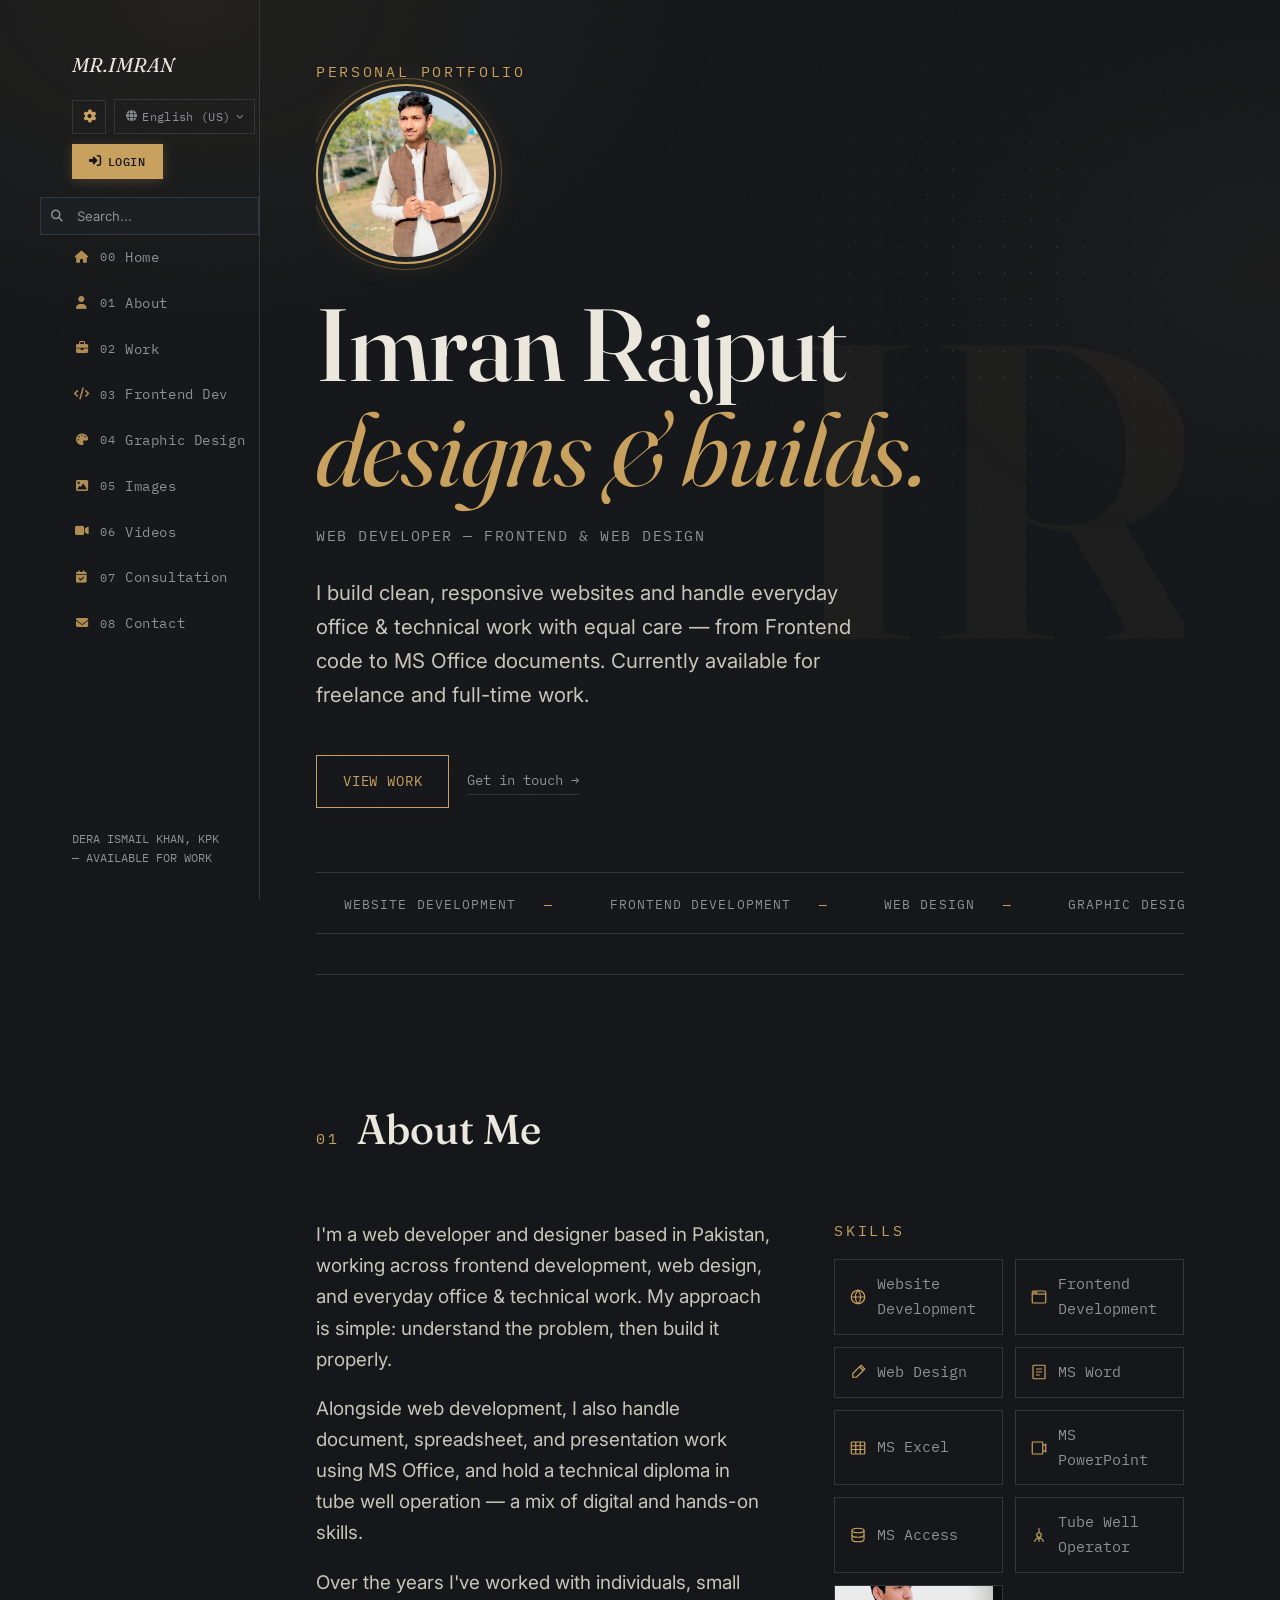
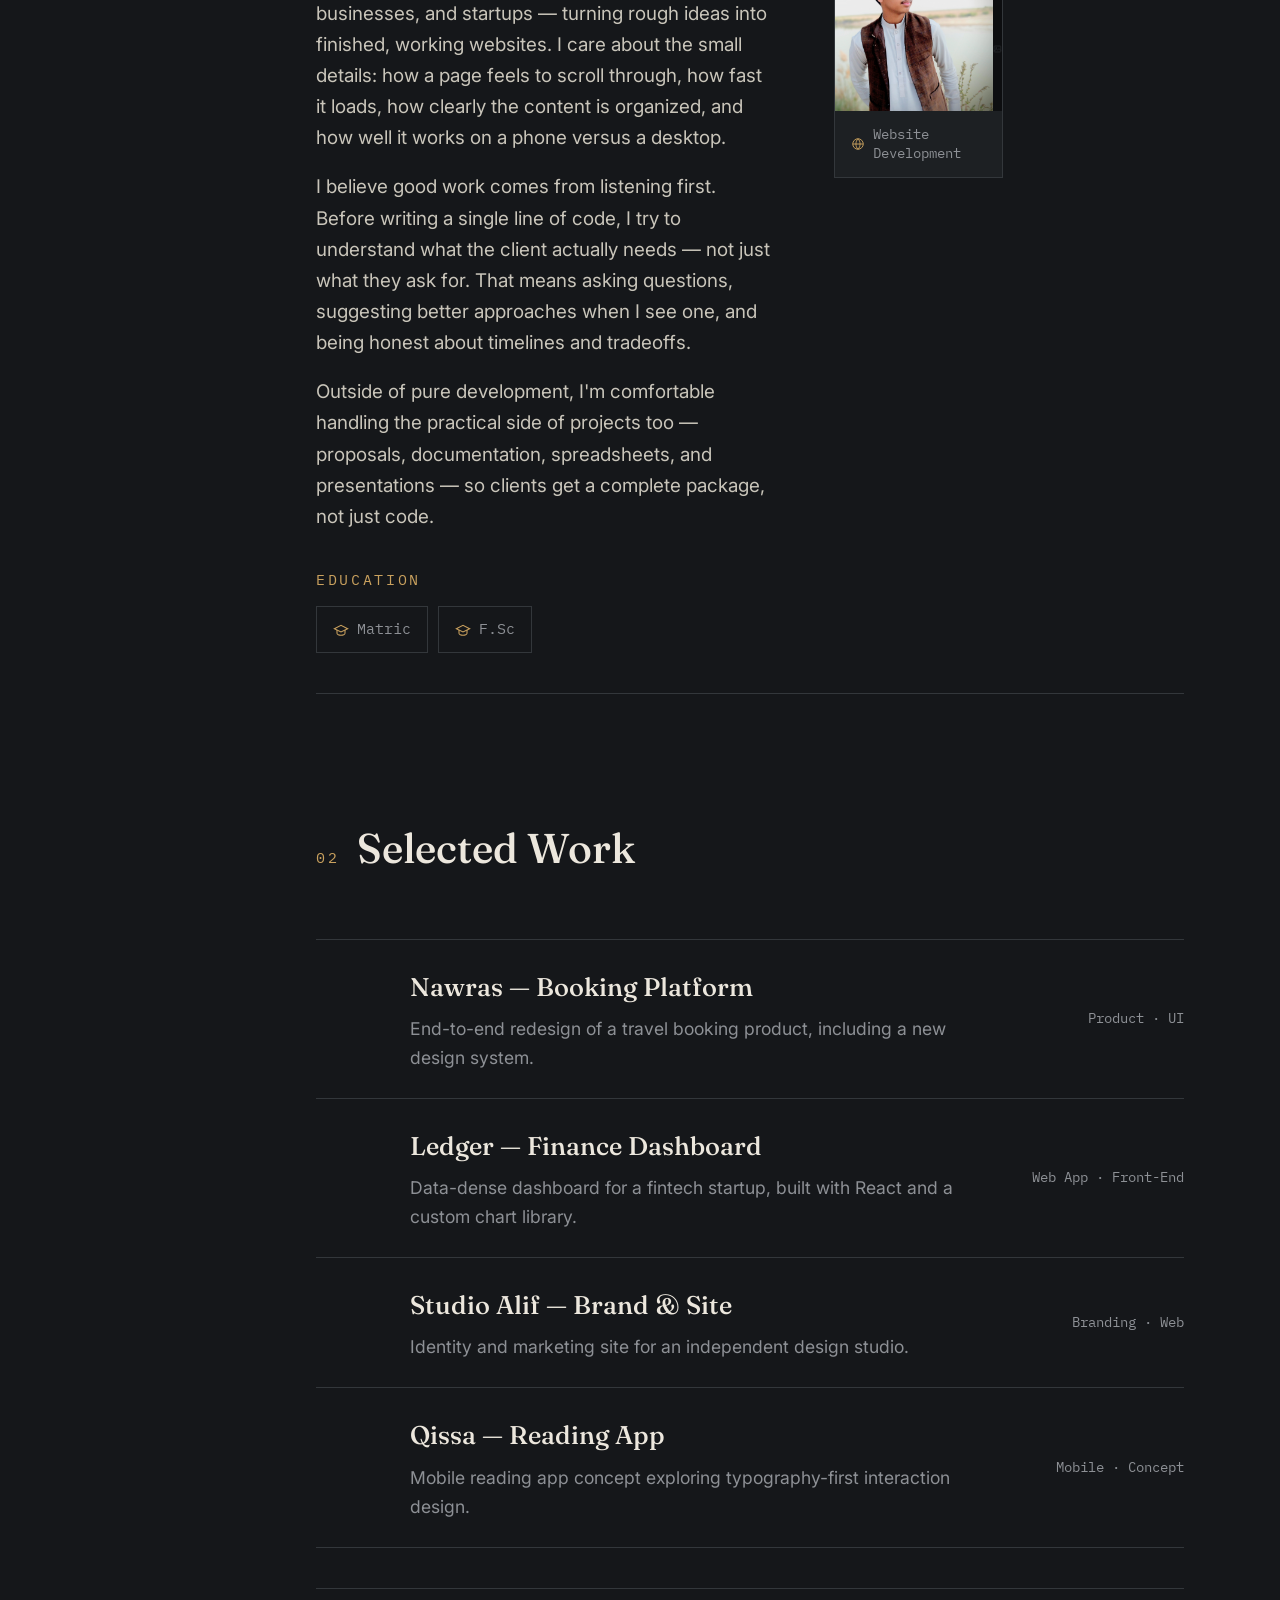
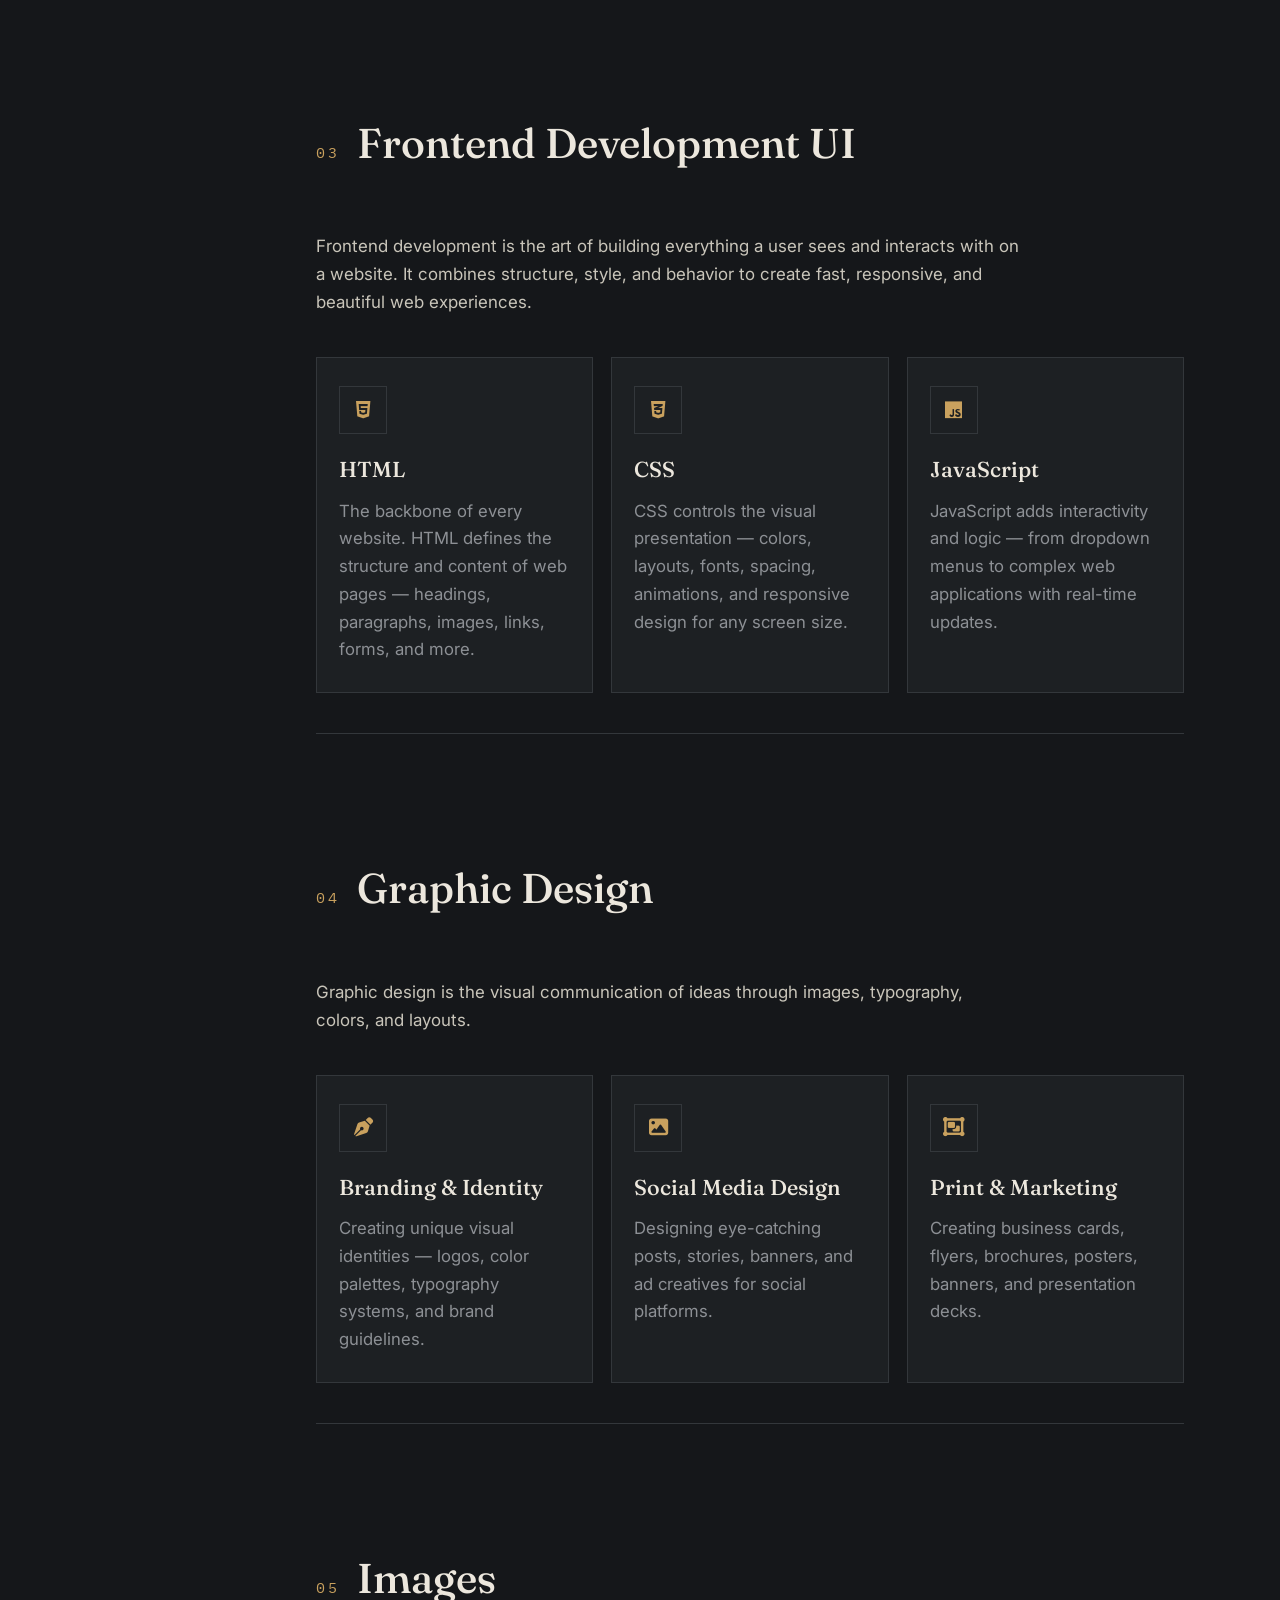
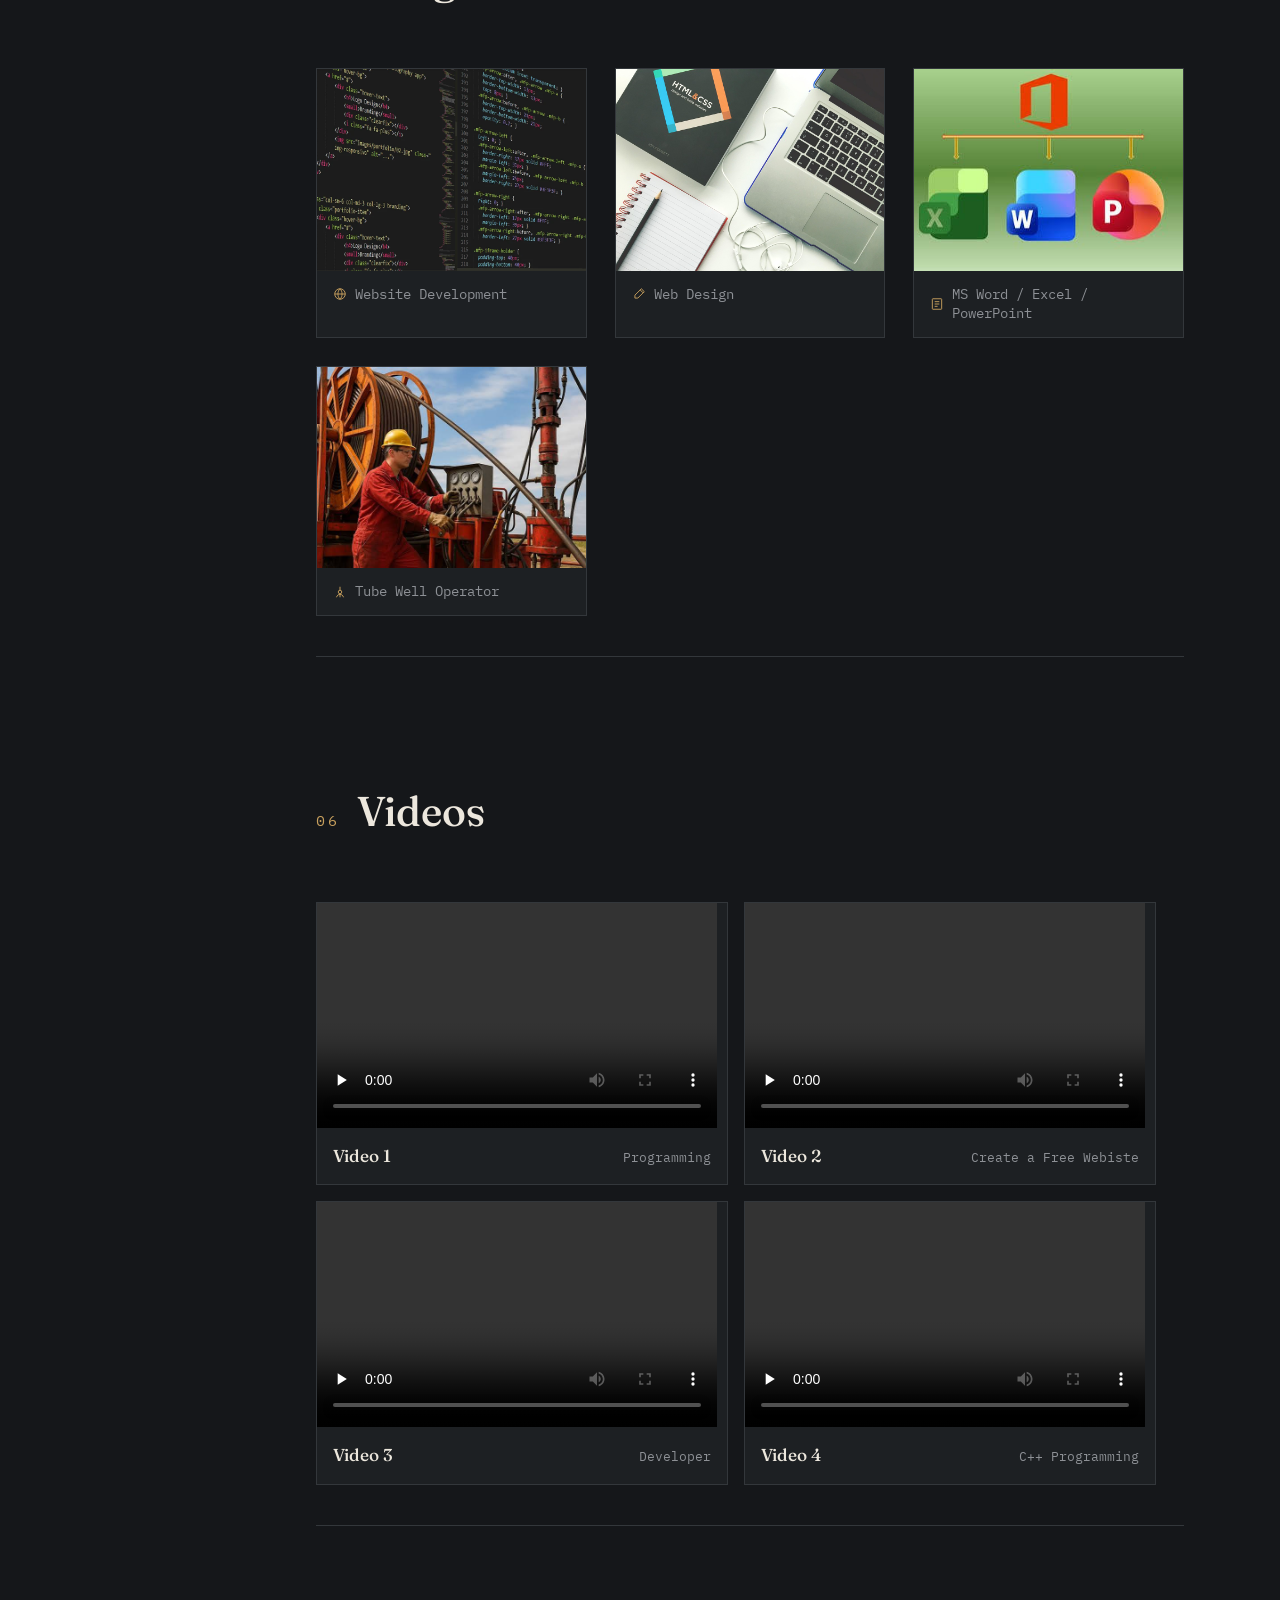
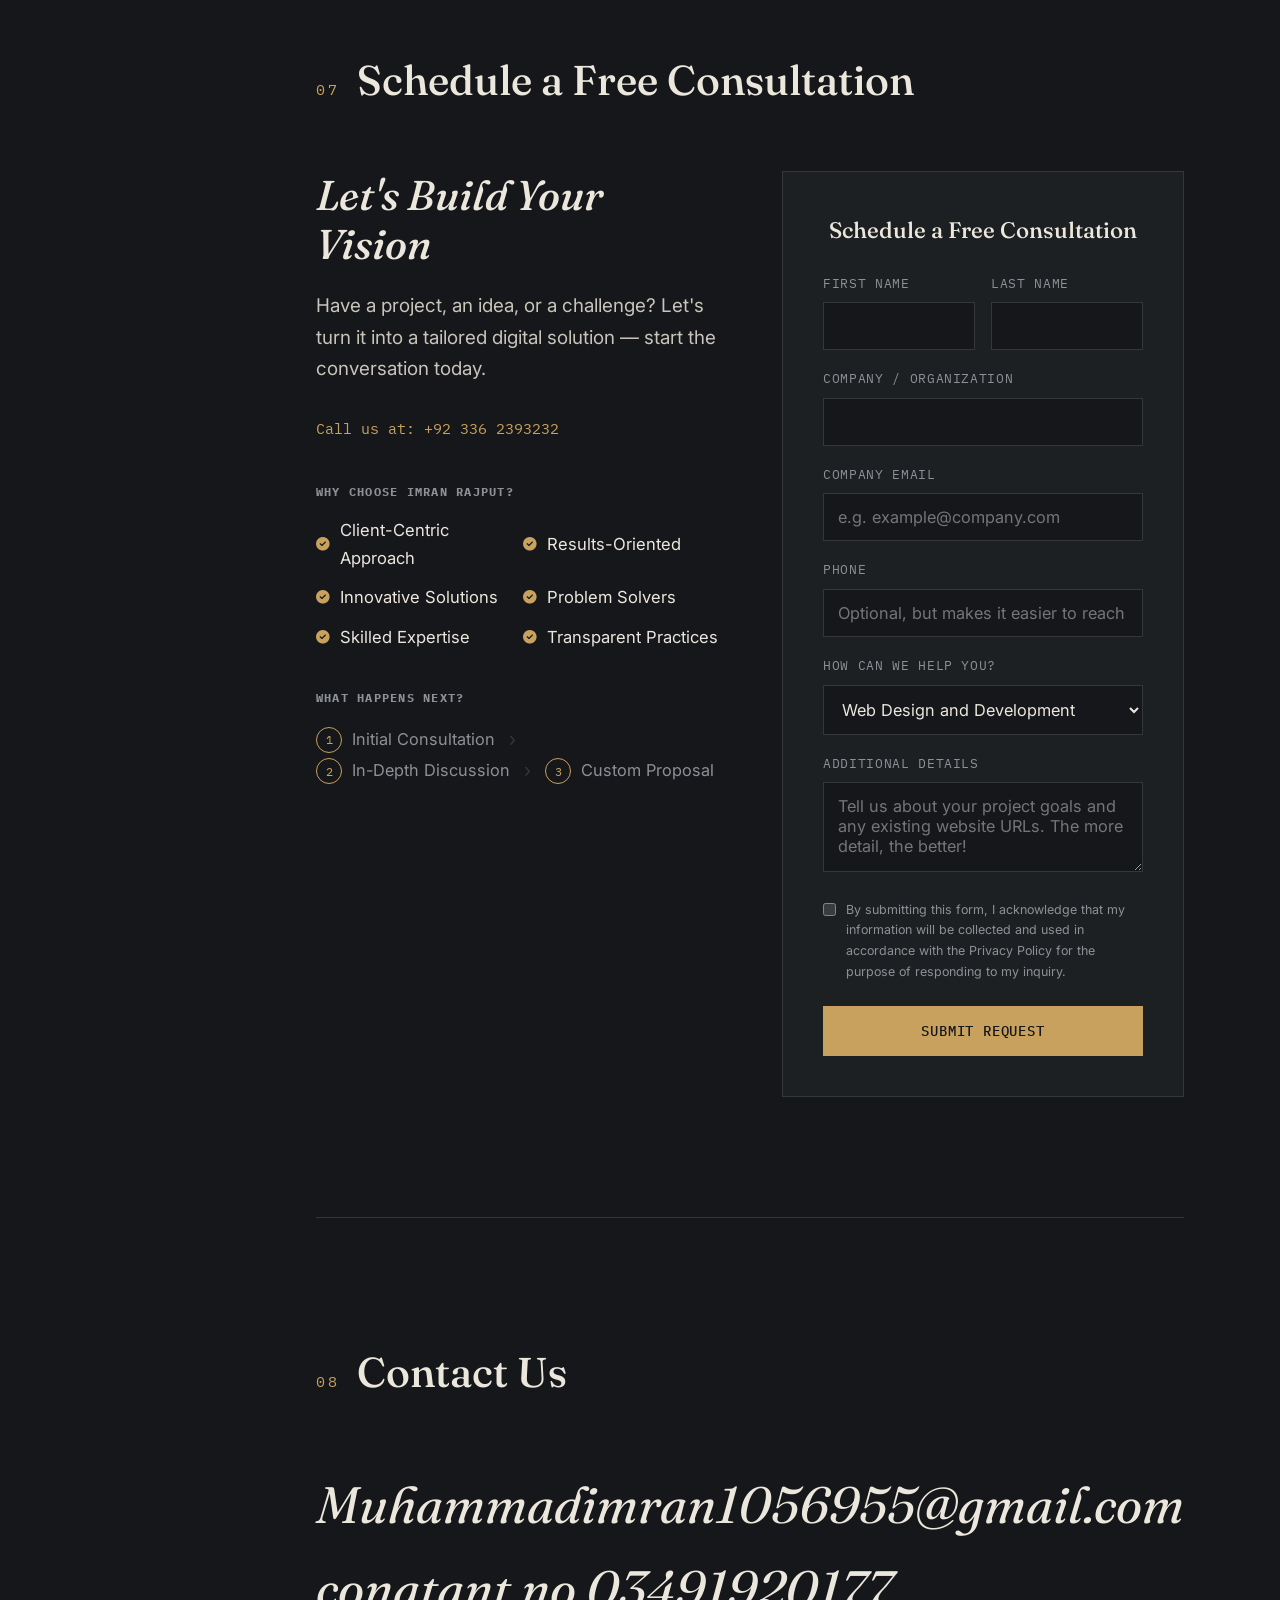
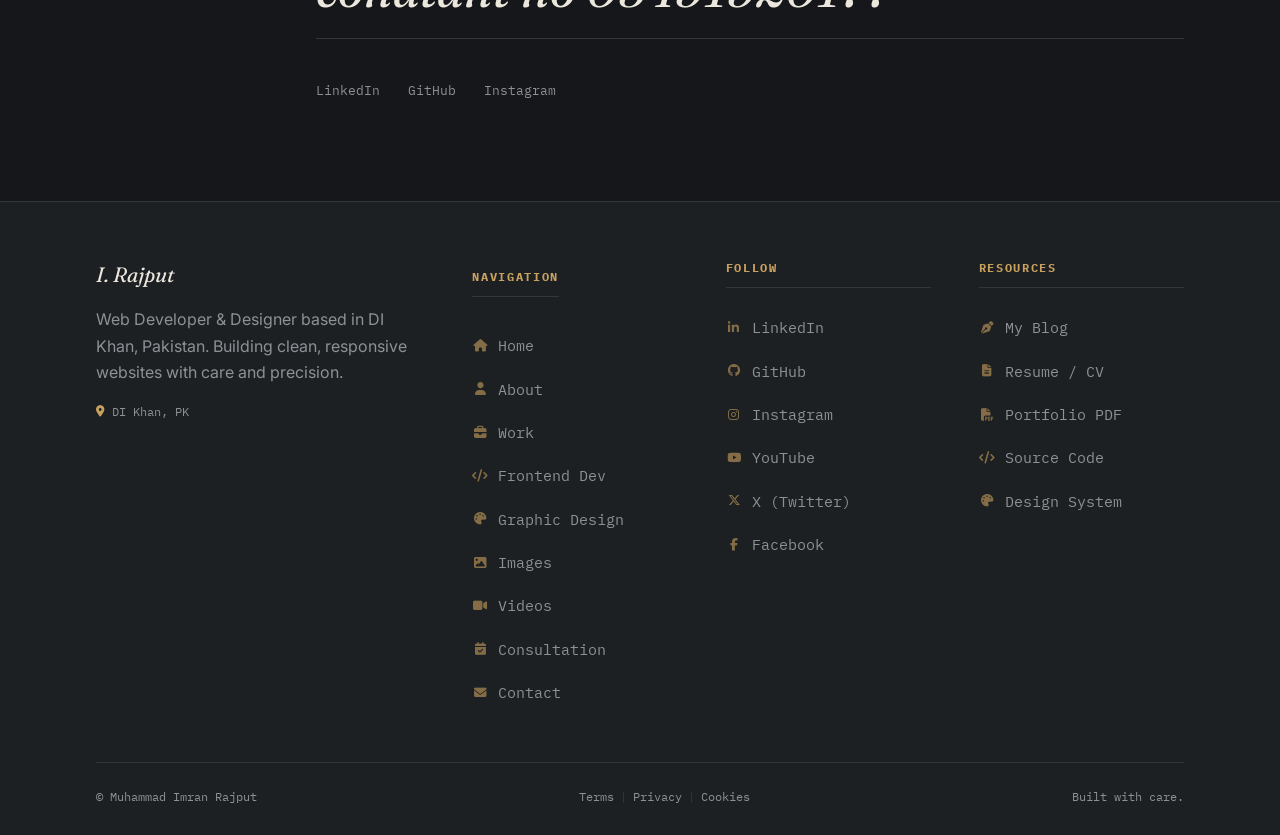
<file: Index.html>
<!DOCTYPE html>
<html lang="en" data-theme="dark">
<head>
<meta charset="UTF-8">
<meta name="viewport" content="width=device-width, initial-scale=1.0">
<title>Imran Rajput — Portfolio</title>
<link rel="preconnect" href="https://fonts.googleapis.com">
<link href="https://fonts.googleapis.com/css2?family=Fraunces:ital,opsz,wght@0,9..144,300;0,9..144,500;0,9..144,600;1,9..144,400;1,9..144,500&family=Inter:wght@400;500;600&family=IBM+Plex+Mono:wght@400;500&display=swap" rel="stylesheet">
<link rel="stylesheet" href="https://cdnjs.cloudflare.com/ajax/libs/font-awesome/6.5.1/css/all.min.css">
<link href="https://cdn.jsdelivr.net/npm/bootstrap-icons@1.11.3/font/bootstrap-icons.min.css" rel="stylesheet">
<link rel="stylesheet" href="style.css">
<link rel="icon" href="">
</head>
<body>

<div class="spotlight" id="spotlight"></div>
<div class="shell">
<nav class="ledger">
<div>
<div class="nav-top-group">
<div class="brand-mark">MR.IMRAN </div>
<div class="nav-actions">

<!-- 3-Mode Theme Settings -->
<div class="theme-settings" id="themeSettings">
<button class="theme-settings-btn" id="themeSettingsBtn" type="button"><i class="fa-solid fa-gear"></i></button>
<div class="theme-panel" id="themePanel">
<div class="tp-label">Appearance</div>
<button class="tp-item" data-theme-mode="light"><i class="bi bi-moon-stars-fill"></i>Light theme</button>
<button class="tp-item active" data-theme-mode="dark"><i class="fa-solid fa-moon"></i>Dark theme</button>
<button class="tp-item" data-theme-mode="system"><i class="fa-solid fa-display"></i>Device default</button>
</div>
</div>

<!-- Language -->
<div class="lang-dropdown" id="langDropdown">
<button class="lang-btn" id="langBtn" type="button"><i class="fa-solid fa-globe" style="font-size:.7rem"></i><span id="langBtnText">English (US)</span><i class="fa-solid fa-chevron-down"></i></button>
<div class="lang-panel" id="langPanel">
<button class="lang-panel-item active" data-lang="en-US">English (US)</button>
<button class="lang-panel-item" data-lang="en-GB">British English (UK)</button>
<button class="lang-panel-item" data-lang="en-AU">Australian English</button>
<button class="lang-panel-item" data-lang="en-PK">Pakistani English</button>
<button class="lang-panel-item" data-lang="ur">اردو</button>
<button class="lang-panel-item" data-lang="hi">हिन्दी</button>
<button class="lang-panel-item" data-lang="de">Deutsch</button>
<button class="lang-panel-item" data-lang="es">Español</button>
<button class="lang-panel-item" data-lang="fr">Français</button>
<button class="lang-panel-item" data-lang="it">Italiano</button>
</div>
</div>

<!-- LOGIN -->
<button class="login-btn" id="loginOpen" type="button"><i class="fa-solid fa-right-to-bracket"></i><span data-t="login">Login</span></button>

<!-- Hamburger -->
<button class="hamburger" id="drawerOpen" type="button"><svg viewBox="0 0 24 24"><path class="bar bar-top" d="M3 6h18"/><path class="bar bar-mid" d="M3 12h18"/><path class="bar bar-bot" d="M3 18h18"/></svg><span id="burgerLabel" data-t="menu">Menu</span></button>
</div>
</div>
<div class="search-bar"><input type="text" placeholder="Search..." id="searchInput" data-tp="ph_search"><i class="fa-solid fa-magnifying-glass s-icon"></i><button class="s-clear" id="searchClear" type="button">&times;</button></div>
<div class="ledger-links" id="ledgerLinks">
<a href="#hero"><i class="fa-solid fa-house"></i><span class="num">00</span><span data-t="nav_home">Home</span></a>
<a href="#about"><i class="fa-solid fa-user"></i><span class="num">01</span><span data-t="nav_about">About</span></a>
<a href="#work"><i class="fa-solid fa-briefcase"></i><span class="num">02</span><span data-t="nav_work">Work</span></a>
<a href="#frontend"><i class="fa-solid fa-code"></i><span class="num">03</span><span data-t="nav_fe">Frontend Dev</span></a>
<a href="#graphics"><i class="fa-solid fa-palette"></i><span class="num">04</span><span data-t="nav_gd">Graphic Design</span></a>
<a href="#images"><i class="fa-solid fa-image"></i><span class="num">05</span><span data-t="nav_images">Images</span></a>
<a href="#videos"><i class="fa-solid fa-video"></i><span class="num">06</span><span data-t="nav_videos">Videos</span></a>
<a href="#consult"><i class="fa-solid fa-calendar-check"></i><span class="num">07</span><span data-t="nav_consult">Consultation</span></a>
<a href="#contact"><i class="fa-solid fa-envelope"></i><span class="num">08</span><span data-t="nav_contact">Contact</span></a>
</div>
</div>
<div class="ledger-foot mono">DERA ISMAIL KHAN, KPK<br>— <span data-t="available">AVAILABLE FOR WORK</span></div>
</nav>

<main>
<section id="hero">
<div class="eyebrow" data-t="hero_eyebrow">Personal Portfolio</div>
<div class="hero-avatar"><div class="hero-avatar-inner"><img src="/IMG_20221120_121803_630~2.jpg" alt="Imran Rajput" onerror="this.style.display='none';this.nextElementSibling.style.display='flex'"><span style="display:none">IR</span></div></div>
<h1 class="hero-name">Imran Rajput<br><em data-t="hero_name_em">designs & builds.</em></h1>
<div class="hero-role" data-t="hero_role">Web Developer — Frontend & Web Design</div>
<p class="hero-bio" data-t="hero_bio">I build clean, responsive websites and handle everyday office & technical work with equal care — from Frontend code to MS Office documents. Currently available for freelance and full-time work.</p>
<div class="hero-cta"><a href="#work" class="btn" data-t="hero_cta1">View Work</a><a href="#consult" class="btn-ghost" data-t="hero_cta2">Get in touch →</a></div>
<div class="ticker-wrap"><div class="ticker-track"><span data-t="tick1">Website Development</span><span data-t="tick2">Frontend Development</span><span data-t="tick3">Web Design</span><span data-t="tick4">Graphic Design</span><span data-t="tick5">HTML</span><span data-t="tick6">CSS</span><span data-t="tick7">JavaScript</span><span data-t="tick8">MS Office</span><span data-t="tick1">Website Development</span><span data-t="tick2">Frontend Development</span><span data-t="tick3">Web Design</span><span data-t="tick4">Graphic Design</span><span data-t="tick5">HTML</span><span data-t="tick6">CSS</span><span data-t="tick7">JavaScript</span><span data-t="tick8">MS Office</span></div></div>
</section>

<section id="about">
<div class="sec-head reveal"><span class="eyebrow mono">01</span><h2 data-t="about_title">About Me</h2></div>
<div class="about-grid reveal">
<div>
<p data-t="about_p1">I'm a web developer and designer based in Pakistan, working across frontend development, web design, and everyday office & technical work. My approach is simple: understand the problem, then build it properly.</p>
<p data-t="about_p2">Alongside web development, I also handle document, spreadsheet, and presentation work using MS Office, and hold a technical diploma in tube well operation — a mix of digital and hands-on skills.</p>
<p data-t="about_p3">Over the years I've worked with individuals, small businesses, and startups — turning rough ideas into finished, working websites. I care about the small details: how a page feels to scroll through, how fast it loads, how clearly the content is organized, and how well it works on a phone versus a desktop.</p>
<p data-t="about_p4">I believe good work comes from listening first. Before writing a single line of code, I try to understand what the client actually needs — not just what they ask for. That means asking questions, suggesting better approaches when I see one, and being honest about timelines and tradeoffs.</p>
<p data-t="about_p5">Outside of pure development, I'm comfortable handling the practical side of projects too — proposals, documentation, spreadsheets, and presentations — so clients get a complete package, not just code.</p>
<div class="eyebrow" style="margin:36px 0 14px" data-t="edu_label">Education</div>
<div class="edu-list"><span class="edu-tag"><svg viewBox="0 0 24 24"><path d="M22 10L12 5 2 10l10 5 10-5z"/><path d="M6 12v5c0 1.5 3 3 6 3s6-1.5 6-3v-5"/></svg>Matric</span><span class="edu-tag"><svg viewBox="0 0 24 24"><path d="M22 10L12 5 2 10l10 5 10-5z"/><path d="M6 12v5c0 1.5 3 3 6 3s6-1.5 6-3v-5"/></svg>F.Sc</span></div>
</div>
<div>
<div class="eyebrow" style="margin-bottom:16px" data-t="skills_label">Skills</div>
<div class="skills-list">
<span class="skill-tag"><svg viewBox="0 0 24 24"><circle cx="12" cy="12" r="9"/><path d="M3 12h18M12 3c2.5 2.5 3.5 5.5 3.5 9s-1 6.5-3.5 9c-2.5-2.5-3.5-5.5-3.5-9s1-6.5 3.5-9z"/></svg><span data-t="sk1">Website Development</span></span>
<span class="skill-tag"><svg viewBox="0 0 24 24"><rect x="3" y="4" width="18" height="16" rx="1.5"/><path d="M3 8h18"/><circle cx="6" cy="6" r=".6"/><circle cx="8.5" cy="6" r=".6"/></svg><span data-t="sk2">Frontend Development</span></span>
<span class="skill-tag"><svg viewBox="0 0 24 24"><path d="M16 3l5 5-11 11H5v-5L16 3z"/><path d="M14 5l5 5"/></svg><span data-t="sk3">Web Design</span></span>
<span class="skill-tag"><svg viewBox="0 0 24 24"><rect x="4" y="3" width="16" height="18" rx="1"/><path d="M8 8h8M8 12h8M8 16h5"/></svg><span data-t="sk4">MS Word</span></span>
<span class="skill-tag"><svg viewBox="0 0 24 24"><rect x="3" y="4" width="18" height="16" rx="1"/><path d="M3 9h18M3 14h18M9 4v16M15 4v16"/></svg><span data-t="sk5">MS Excel</span></span>
<span class="skill-tag"><svg viewBox="0 0 24 24"><rect x="3" y="4" width="14" height="16" rx="1"/><path d="M17 9l4-2v10l-4-2"/></svg><span data-t="sk6">MS PowerPoint</span></span>
<span class="skill-tag"><svg viewBox="0 0 24 24"><ellipse cx="12" cy="6" rx="8" ry="3"/><path d="M4 6v6c0 1.7 3.6 3 8 3s8-1.3 8-3V6"/><path d="M4 12v6c0 1.7 3.6 3 8 3s8-1.3 8-3v-6"/></svg><span data-t="sk7">MS Access</span></span>
<span class="skill-tag"><svg viewBox="0 0 24 24"><path d="M12 3v6"/><circle cx="12" cy="12" r="3"/><path d="M12 15v6M6 21c1-3 3-5 6-5s5 2 6 5"/></svg><span data-t="sk8">Tube Well Operator</span></span>
<a class="image-card reveal" href="/IMG_20221120_123035_651~2.jpg" target="_blank" rel="noopener"><div class="image-frame"><img src="/IMG_20221120_123035_651~2.jpg" alt="" onerror="this.style.display='none'"><svg viewBox="0 0 24 24"><rect x="3" y="4" width="18" height="16" rx="1.5"/><circle cx="8.5" cy="9.5" r="1.5"/><path d="M21 16l-5-5-4 4-3-3-6 6"/></svg></div><div class="image-cap"><svg viewBox="0 0 24 24"><circle cx="12" cy="12" r="9"/><path d="M3 12h18M12 3c2.5 2.5 3.5 5.5 3.5 9s-1 6.5-3.5 9c-2.5-2.5-3.5-5.5-3.5-9s1-6.5 3.5-9z"/></svg><span data-t="sk1">Website Development</span></div></a>

</div>
</div>
</div>
</section>

<section id="work">
<div class="sec-head reveal"><span class="eyebrow mono">02</span><h2 data-t="work_title">Selected Work</h2></div>
<div class="work-row reveal"><div class="work-swatch"></div><div class="work-year mono"></div><div class="work-main"><h3>Nawras — <span data-t="w1t">Booking Platform</span></h3><p data-t="w1d">End-to-end redesign of a travel booking product, including a new design system.</p></div><div class="work-tags"><span>Product</span><span>·</span><span>UI</span></div></div>
<div class="work-row reveal"><div class="work-swatch"></div><div class="work-year mono"></div><div class="work-main"><h3>Ledger — <span data-t="w2t">Finance Dashboard</span></h3><p data-t="w2d">Data-dense dashboard for a fintech startup, built with React and a custom chart library.</p></div><div class="work-tags"><span>Web App</span><span>·</span><span>Front-End</span></div></div>
<div class="work-row reveal"><div class="work-swatch"></div><div class="work-year mono"></div><div class="work-main"><h3>Studio Alif — <span data-t="w3t">Brand & Site</span></h3><p data-t="w3d">Identity and marketing site for an independent design studio.</p></div><div class="work-tags"><span>Branding</span><span>·</span><span>Web</span></div></div>
<div class="work-row reveal"><div class="work-swatch"></div><div class="work-year mono"></div><div class="work-main"><h3>Qissa — <span data-t="w4t">Reading App</span></h3><p data-t="w4d">Mobile reading app concept exploring typography-first interaction design.</p></div><div class="work-tags"><span>Mobile</span><span>·</span><span>Concept</span></div></div>
</section>

<section id="frontend">
<div class="sec-head reveal"><span class="eyebrow mono">03</span><h2>Frontend Development UI</h2></div>
<p class="reveal" style="color:#c9c5ba;max-width:64ch;margin-bottom:40px;font-size:1.06rem" data-t="fe_desc">Frontend development is the art of building everything a user sees and interacts with on a website. It combines structure, style, and behavior to create fast, responsive, and beautiful web experiences.</p>
<div class="tech-grid">
<div class="tech-card reveal"><div class="tech-card-icon"><i class="fa-brands fa-html5"></i></div><h3>HTML</h3><p data-t="fe_html">The backbone of every website. HTML defines the structure and content of web pages — headings, paragraphs, images, links, forms, and more.</p></div>
<div class="tech-card reveal"><div class="tech-card-icon"><i class="fa-brands fa-css3-alt"></i></div><h3>CSS</h3><p data-t="fe_css">CSS controls the visual presentation — colors, layouts, fonts, spacing, animations, and responsive design for any screen size.</p></div>
<div class="tech-card reveal"><div class="tech-card-icon"><i class="fa-brands fa-js"></i></div><h3>JavaScript</h3><p data-t="fe_js">JavaScript adds interactivity and logic — from dropdown menus to complex web applications with real-time updates.</p></div>
</div>
</section>
<section id="graphics">
<div class="sec-head reveal"><span class="eyebrow mono">04</span><h2 data-t="gd_title">Graphic Design</h2></div>
<p class="reveal" style="color:#c9c5ba;max-width:64ch;margin-bottom:40px;font-size:1.06rem" data-t="gd_desc">Graphic design is the visual communication of ideas through images, typography, colors, and layouts.</p>
<div class="tech-grid">
<div class="tech-card reveal"><div class="tech-card-icon"><i class="fa-solid fa-pen-nib"></i></div><h3 data-t="gd_brand">Branding & Identity</h3><p data-t="gd_brand_d">Creating unique visual identities — logos, color palettes, typography systems, and brand guidelines.</p></div>
<div class="tech-card reveal"><div class="tech-card-icon"><i class="fa-solid fa-image"></i></div><h3 data-t="gd_social">Social Media Design</h3><p data-t="gd_social_d">Designing eye-catching posts, stories, banners, and ad creatives for social platforms.</p></div>
<div class="tech-card reveal"><div class="tech-card-icon"><i class="fa-solid fa-object-group"></i></div><h3 data-t="gd_print">Print & Marketing</h3><p data-t="gd_print_d">Creating business cards, flyers, brochures, posters, banners, and presentation decks.</p></div>
</div>
</section>

<section id="images">
<div class="sec-head reveal"><span class="eyebrow mono">05</span><h2 data-t="images_title">Images</h2></div>
<div class="image-grid">
<a class="image-card reveal" href="/web devloper 2.png" target="_blank" rel="noopener"><div class="image-frame"><img src="/web devloper 2.png" alt="" onerror="this.style.display='none'"><svg viewBox="0 0 24 24"><rect x="3" y="4" width="18" height="16" rx="1.5"/><circle cx="8.5" cy="9.5" r="1.5"/><path d="M21 16l-5-5-4 4-3-3-6 6"/></svg></div><div class="image-cap"><svg viewBox="0 0 24 24"><circle cx="12" cy="12" r="9"/><path d="M3 12h18M12 3c2.5 2.5 3.5 5.5 3.5 9s-1 6.5-3.5 9c-2.5-2.5-3.5-5.5-3.5-9s1-6.5 3.5-9z"/></svg><span data-t="sk1">Website Development</span></div></a>
<a class="image-card reveal" href="/web degsins 1 photflo.jpg" target="_blank" rel="noopener"><div class="image-frame"><img src="/web degsins 1 photflo.jpg" alt="" onerror="this.style.display='none'"><svg viewBox="0 0 24 24"><rect x="3" y="4" width="18" height="16" rx="1.5"/><circle cx="8.5" cy="9.5" r="1.5"/><path d="M21 16l-5-5-4 4-3-3-6 6"/></svg></div><div class="image-cap"><svg viewBox="0 0 24 24"><path d="M16 3l5 5-11 11H5v-5L16 3z"/><path d="M14 5l5 5"/></svg><span data-t="sk3">Web Design</span></div></a>
<a class="image-card reveal" href="" target="_blank" rel="noopener"><div class="image-frame"><img src="/excel photflo.jfif" alt="" onerror="this.style.display='none'"><svg viewBox="0 0 24 24"><rect x="3" y="4" width="18" height="16" rx="1.5"/><circle cx="8.5" cy="9.5" r="1.5"/><path d="M21 16l-5-5-4 4-3-3-6 6"/></svg></div><div class="image-cap"><svg viewBox="0 0 24 24"><rect x="4" y="3" width="16" height="18" rx="1"/><path d="M8 8h8M8 12h8M8 16h5"/></svg><span data-t="img_ms">MS Word / Excel / PowerPoint</span></div></a>
<a class="image-card reveal" href="/tub well photflol.jfif" target="_blank" rel="noopener"><div class="image-frame"><img src="/tub well photflol.jfif" alt="" onerror="this.style.display='none'"><svg viewBox="0 0 24 24"><rect x="3" y="4" width="18" height="16" rx="1.5"/><circle cx="8.5" cy="9.5" r="1.5"/><path d="M21 16l-5-5-4 4-3-3-6 6"/></svg></div><div class="image-cap"><svg viewBox="0 0 24 24"><path d="M12 3v6"/><circle cx="12" cy="12" r="3"/><path d="M12 15v6M6 21c1-3 3-5 6-5s5 2 6 5"/></svg><span data-t="sk8">Tube Well Operator</span></div></a>
</div>
</section>

<section id="videos">
<div class="sec-head reveal"><span class="eyebrow mono">06</span><h2 data-t="videos_title">Videos</h2></div>
<div class="video-grid">
<div class="video-card reveal"><video controls poster="" preload="none"><source src="/1.mp4" type="video/mp4"></video><div class="video-cap"><h4 data-t="vid1">Video 1</h4><span>Programming</span></div></div>
<div class="video-card reveal"><video controls poster="" preload="none"><source src="/2.mp4" type="video/mp4"></video><div class="video-cap"><h4 data-t="vid2">Video 2</h4><span>Create a Free Webiste </span></div></div>
<div class="video-card reveal"><video controls poster="" preload="none"><source src="/5.mp4" type="video/mp4"></video><div class="video-cap"><h4 data-t="vid3">Video 3</h4><span>Developer</span></div></div>
<div class="video-card reveal"><video controls poster="" preload="none"><source src="/4.mp4" type="video/mp4"></video><div class="video-cap"><h4 data-t="vid4">Video 4</h4><span>C++ Programming</span></div></div>
</div>
</section>

<section id="consult">
<div class="sec-head reveal"><span class="eyebrow mono">07</span><h2 data-t="consult_title">Schedule a Free Consultation</h2></div>
<div class="consult-grid">
<div class="consult-left reveal">
<h3 data-t="consult_h3">Let's Build Your Vision</h3>
<p data-t="consult_p">Have a project, an idea, or a challenge? Let's turn it into a tailored digital solution — start the conversation today.</p>
<a href="tel:+923362393232" class="consult-phone mono" data-t="consult_phone">Call us at: +92 336 2393232</a>
<div class="consult-why">
<h4 data-t="consult_why_h">Why Choose Imran Rajput?</h4>
<ul class="consult-check-list">
<li><i class="fa-solid fa-circle-check"></i><span data-t="cw1">Client-Centric Approach</span></li>
<li><i class="fa-solid fa-circle-check"></i><span data-t="cw2">Results-Oriented</span></li>
<li><i class="fa-solid fa-circle-check"></i><span data-t="cw3">Innovative Solutions</span></li>
<li><i class="fa-solid fa-circle-check"></i><span data-t="cw4">Problem Solvers</span></li>
<li><i class="fa-solid fa-circle-check"></i><span data-t="cw5">Skilled Expertise</span></li>
<li><i class="fa-solid fa-circle-check"></i><span data-t="cw6">Transparent Practices</span></li>
</ul>
</div>
<div class="consult-steps">
<h4 style="width:100%" data-t="consult_next_h">What happens next?</h4>
<div class="consult-step"><span class="step-num">1</span><span data-t="cs1">Initial Consultation</span></div>
<span class="consult-step-sep">›</span>
<div class="consult-step"><span class="step-num">2</span><span data-t="cs2">In-Depth Discussion</span></div>
<span class="consult-step-sep">›</span>
<div class="consult-step"><span class="step-num">3</span><span data-t="cs3">Custom Proposal</span></div>
</div>
</div>
<div class="consult-form reveal">
<h4 data-t="consult_form_h">Schedule a Free Consultation</h4>
<form id="consultForm">
<div class="cf-row">
<div class="cf-field"><label data-t="cf_first">First name <span class="req">*</span></label><input type="text" required></div>
<div class="cf-field"><label data-t="cf_last">Last name <span class="req">*</span></label><input type="text" required></div>
</div>
<div class="cf-field"><label data-t="cf_company">Company / Organization</label><input type="text"></div>
<div class="cf-field"><label data-t="cf_email">Company email <span class="req">*</span></label><input type="email" placeholder="e.g. example@company.com" required></div>
<div class="cf-field"><label data-t="cf_phone">Phone</label><input type="tel" data-tp="cf_phone_ph" placeholder="Optional, but makes it easier to reach you"></div>
<div class="cf-field"><label data-t="cf_help">How Can We Help You? <span class="req">*</span></label>
<select required>
<option data-t="cf_opt1">Web Design and Development</option>
<option data-t="cf_opt2">Graphic Design</option>
<option data-t="cf_opt3">MS Office Work</option>
<option data-t="cf_opt4">Other</option>
</select>
</div>
<div class="cf-field"><label data-t="cf_details">Additional Details</label><textarea data-tp="cf_details_ph" placeholder="Tell us about your project goals and any existing website URLs. The more detail, the better!"></textarea></div>
<label class="cf-consent"><input type="checkbox" required><span data-t="cf_consent">By submitting this form, I acknowledge that my information will be collected and used in accordance with the Privacy Policy for the purpose of responding to my inquiry.</span></label>
<button type="submit" class="cf-submit" data-t="cf_submit">Submit Request</button>
<div class="cf-note" id="consultNote"></div>
</form>
</div>
</div>
</section>

<section id="contact">
<div class="sec-head reveal"><span class="eyebrow mono">08</span><h2 data-t="contact_title">Contact Us</h2></div>
<a href="mailto:imranrajput@gmail.com" class="contact-email reveal">Muhammadimran1056955@gmail.com <br>conatant no 03491920177</a>
<div class="socials reveal"><a href="#" target="_blank" rel="noopener">LinkedIn</a><a href="#" target="_blank" rel="noopener">GitHub</a><a href="#" target="_blank" rel="noopener">Instagram</a></div><a href="#" target="_blank" 
</section>
</main>
</div>

<footer>
<div class="footer-inner">
<div class="footer-grid">
<div class="footer-col about-col"><div class="footer-brand">I. Rajput</div><p data-t="footer_about">Web Developer & Designer based in DI Khan, Pakistan. Building clean, responsive websites with care and precision.</p><div class="footer-loc"><i class="fa-solid fa-location-dot"></i>DI Khan, PK</div></div>
<div class="footer-col"><h4 data-t="footer_nav">Navigation</h4><a href="#hero"><i class="fa-solid fa-house"></i><span data-t="nav_home">Home</span></a><a href="#about"><i class="fa-solid fa-user"></i><span data-t="nav_about">About</span></a><a href="#work"><i class="fa-solid fa-briefcase"></i><span data-t="nav_work">Work</span></a><a href="#frontend"><i class="fa-solid fa-code"></i><span data-t="nav_fe">Frontend Dev</span></a><a href="#graphics"><i class="fa-solid fa-palette"></i><span data-t="nav_gd">Graphic Design</span></a><a href="#images"><i class="fa-solid fa-image"></i><span data-t="nav_images">Images</span></a><a href="#videos"><i class="fa-solid fa-video"></i><span data-t="nav_videos">Videos</span></a><a href="#consult"><i class="fa-solid fa-calendar-check"></i><span data-t="nav_consult">Consultation</span></a><a href="#contact"><i class="fa-solid fa-envelope"></i><span data-t="nav_contact">Contact</span></a></div>
<div class="footer-col"><h4 data-t="footer_follow">Follow</h4><a href="#" target="_blank" rel="noopener"><i class="fa-brands fa-linkedin-in"></i>LinkedIn</a><a href="#" target="_blank" rel="noopener"><i class="fa-brands fa-github"></i>GitHub</a><a href="#" target="_blank" rel="noopener"><i class="fa-brands fa-instagram"></i>Instagram</a><a href="#" target="_blank" rel="noopener"><i class="fa-brands fa-youtube"></i>YouTube</a><a href="#" target="_blank" rel="noopener"><i class="fa-brands fa-x-twitter"></i>X (Twitter)</a><a href="#" target="_blank" rel="noopener"><i class="fa-brands fa-facebook-f"></i>Facebook</a></div>
<div class="footer-col"><h4 data-t="footer_res">Resources</h4><a href="#" target="_blank" rel="noopener"><i class="fa-solid fa-pen-nib"></i><span data-t="res_blog">My Blog</span></a><a href="#" target="_blank" rel="noopener"><i class="fa-solid fa-file-lines"></i><span data-t="res_cv">Resume / CV</span></a><a href="#" target="_blank" rel="noopener"><i class="fa-solid fa-file-pdf"></i><span data-t="res_pdf">Portfolio PDF</span></a><a href="#" target="_blank" rel="noopener"><i class="fa-solid fa-code"></i><span data-t="res_code">Source Code</span></a><a href="#" target="_blank" rel="noopener"><i class="fa-solid fa-palette"></i><span data-t="res_ds">Design System</span></a></div>
</div>
<div class="footer-bottom"><span>&copy; Muhammad Imran Rajput</span><div class="footer-bottom-links"><a href="#" data-t="ft_terms">Terms</a><span class="sep">|</span><a href="#" data-t="ft_privacy">Privacy</a><span class="sep">|</span><a href="#" data-t="ft_cookies">Cookies</a></div><span data-t="ft_built">Built with care.</span></div>
</div>
</footer>

<!-- LOGIN MODAL -->
<div class="modal-overlay" id="loginOverlay">
<div class="modal-card">
<button class="modal-close" id="loginClose" type="button">&times;</button>
<div class="modal-eyebrow" data-t="login_eyebrow">Welcome back</div>
<h3 class="modal-title" data-t="login_title">Log in</h3>
<form id="loginForm">
<div class="field"><label data-t="login_email_l">Email</label><input type="email" id="loginEmail" placeholder="you@example.com" required></div>
<div class="field"><label data-t="login_pass_l">Password</label><input type="password" id="loginPassword" placeholder="--------" required></div>
<div class="field-row"><label><input type="checkbox"> <span data-t="login_remember">Remember me</span></label><a href="#" data-t="login_forgot">Forgot password?</a></div>
<button type="submit" class="modal-submit" data-t="login_btn">Log In</button>
<div class="modal-foot" data-t="login_foot">Don't have an account? <a href="#" data-t="login_signup">Sign up</a></div>
<div class="modal-note" id="loginNote"></div>
</form>
</div>
</div>

<!-- DRAWER -->
<div class="drawer-overlay" id="drawerOverlay"></div>
<div class="drawer" id="drawer">
<button class="drawer-close" id="drawerClose" type="button">&times;</button>
<div class="drawer-search"><input type="text" placeholder="Search..." id="drawerSearch" data-tp="ph_search"><i class="fa-solid fa-magnifying-glass ds-icon"></i></div>
<div class="drawer-settings">
<button id="drawerThemeBtn" type="button"><i class="fa-solid fa-gear"></i> <span data-t="theme_word">Theme</span></button>
<button id="drawerLangBtn" type="button"><i class="fa-solid fa-globe"></i> <span data-t="lang_word">Language</span></button>
</div>
<nav>
<a href="#hero"><span>00</span><i class="fa-solid fa-house"></i><span data-t="nav_home">Home</span></a>
<a href="#about"><span>01</span><i class="fa-solid fa-user"></i><span data-t="nav_about">About</span></a>
<a href="#work"><span>02</span><i class="fa-solid fa-briefcase"></i><span data-t="nav_work">Work</span></a>
<a href="#frontend"><span>03</span><i class="fa-solid fa-code"></i><span data-t="nav_fe">Frontend Dev</span></a>
<a href="#graphics"><span>04</span><i class="fa-solid fa-palette"></i><span data-t="nav_gd">Graphic Design</span></a>
<a href="#images"><span>05</span><i class="fa-solid fa-image"></i><span data-t="nav_images">Images</span></a>
<a href="#videos"><span>06</span><i class="fa-solid fa-video"></i><span data-t="nav_videos">Videos</span></a>
<a href="#consult"><span>07</span><i class="fa-solid fa-calendar-check"></i><span data-t="nav_consult">Consultation</span></a>
<a href="#contact"><span>08</span><i class="fa-solid fa-envelope"></i><span data-t="nav_contact">Contact</span></a>
</nav>
<div class="drawer-foot">DI KHAN, PK — <span data-t="available">AVAILABLE FOR WORK</span></div>
</div>

<!-- TOAST -->
<div class="toast" id="toast"></div>

<!-- SCROLL TOP -->
<button class="scroll-top" id="scrollTop" type="button"><svg viewBox="0 0 24 24"><path d="M12 19V5M5 12l7-7 7 7"/></svg></button>

<script>
/* ===== THEME ===== */
const html=document.documentElement,themePanel=document.getElementById('themePanel'),themeBtn=document.getElementById('themeSettingsBtn'),tpItems=document.querySelectorAll('.tp-item');
function setTheme(m){if(m==='system'){const d=window.matchMedia('(prefers-color-scheme:light)').matches?'light':'dark';html.setAttribute('data-theme',d)}else{html.setAttribute('data-theme',m)}tpItems.forEach(i=>{i.classList.toggle('active',i.dataset.themeMode===m)});localStorage.setItem('theme',m)}
function initTheme(){const s=localStorage.getItem('theme')||'dark';setTheme(s)}
tpItems.forEach(i=>i.addEventListener('click',()=>{setTheme(i.dataset.themeMode);themePanel.classList.remove('open')}));
themeBtn.addEventListener('click',e=>{e.stopPropagation();themePanel.classList.toggle('open');document.getElementById('langPanel').classList.remove('open')});
document.getElementById('drawerThemeBtn').addEventListener('click',()=>{const c=html.getAttribute('data-theme')==='dark'?'light':'dark';setTheme(c);showToast('Theme: '+c)});

/* ===== TRANSLATIONS (English base; other languages fall back to English for new keys) ===== */
const translations={
"en-US":{login:"Login",menu:"Menu",theme_word:"Theme",lang_word:"Language",nav_home:"Home",nav_about:"About",nav_work:"Work",nav_fe:"Frontend Dev",nav_gd:"Graphic Design",nav_images:"Images",nav_videos:"Videos",nav_consult:"Consultation",nav_contact:"Contact",available:"AVAILABLE FOR WORK",hero_eyebrow:"Personal Portfolio",hero_name_em:"designs & builds.",hero_role:"Web Developer — Frontend & Web Design",hero_bio:"I build clean, responsive websites and handle everyday office & technical work with equal care — from Frontend code to MS Office documents. Currently available for freelance and full-time work.",hero_cta1:"View Work",hero_cta2:"Get in touch →",tick1:"Website Development",tick2:"Frontend Development",tick3:"Web Design",tick4:"Graphic Design",tick5:"HTML",tick6:"CSS",tick7:"JavaScript",tick8:"MS Office",about_title:"About Me",about_p1:"I'm a web developer and designer based in Pakistan, working across frontend development, web design, and everyday office & technical work. My approach is simple: understand the problem, then build it properly.",about_p2:"Alongside web development, I also handle document, spreadsheet, and presentation work using MS Office, and hold a technical diploma in tube well operation — a mix of digital and hands-on skills.",about_p3:"Over the years I've worked with individuals, small businesses, and startups — turning rough ideas into finished, working websites. I care about the small details: how a page feels to scroll through, how fast it loads, how clearly the content is organized, and how well it works on a phone versus a desktop.",about_p4:"I believe good work comes from listening first. Before writing a single line of code, I try to understand what the client actually needs — not just what they ask for. That means asking questions, suggesting better approaches when I see one, and being honest about timelines and tradeoffs.",about_p5:"Outside of pure development, I'm comfortable handling the practical side of projects too — proposals, documentation, spreadsheets, and presentations — so clients get a complete package, not just code.",edu_label:"Education",skills_label:"Skills",sk1:"Website Development",sk2:"Frontend Development",sk3:"Web Design",sk4:"MS Word",sk5:"MS Excel",sk6:"MS PowerPoint",sk7:"MS Access",sk8:"Tube Well Operator",work_title:"Selected Work",w1t:"Booking Platform",w1d:"End-to-end redesign of a travel booking product, including a new design system.",w2t:"Finance Dashboard",w2d:"Data-dense dashboard for a fintech startup, built with React and a custom chart library.",w3t:"Brand & Site",w3d:"Identity and marketing site for an independent design studio.",w4t:"Reading App",w4d:"Mobile reading app concept exploring typography-first interaction design.",fe_title:"Frontend Development",fe_desc:"Frontend development is the art of building everything a user sees and interacts with on a website. It combines structure, style, and behavior to create fast, responsive, and beautiful web experiences.",fe_html:"The backbone of every website. HTML defines the structure and content of web pages — headings, paragraphs, images, links, forms, and more.",fe_css:"CSS controls the visual presentation — colors, layouts, fonts, spacing, animations, and responsive design for any screen size.",fe_js:"JavaScript adds interactivity and logic — from dropdown menus to complex web applications with real-time updates.",gd_title:"Graphic Design",gd_desc:"Graphic design is the visual communication of ideas through images, typography, colors, and layouts.",gd_brand:"Branding & Identity",gd_brand_d:"Creating unique visual identities — logos, color palettes, typography systems, and brand guidelines.",gd_social:"Social Media Design",gd_social_d:"Designing eye-catching posts, stories, banners, and ad creatives for social platforms.",gd_print:"Print & Marketing",gd_print_d:"Creating business cards, flyers, brochures, posters, banners, and presentation decks.",images_title:"Images",img_ms:"MS Word / Excel / PowerPoint",videos_title:"Videos",vid1:"Video 1",vid2:"Video 2",vid3:"Video 3",vid4:"Video 4",consult_title:"Schedule a Free Consultation",consult_h3:"Let's Build Your Vision",consult_p:"Have a project, an idea, or a challenge? Let's turn it into a tailored digital solution — start the conversation today.",consult_phone:"Call us at: +92 336 2393232",consult_why_h:"Why Choose Imran Rajput?",cw1:"Client-Centric Approach",cw2:"Results-Oriented",cw3:"Innovative Solutions",cw4:"Problem Solvers",cw5:"Skilled Expertise",cw6:"Transparent Practices",consult_next_h:"What happens next?",cs1:"Initial Consultation",cs2:"In-Depth Discussion",cs3:"Custom Proposal",consult_form_h:"Schedule a Free Consultation",cf_first:"First name",cf_last:"Last name",cf_company:"Company / Organization",cf_email:"Company email",cf_phone:"Phone",cf_phone_ph:"Optional, but makes it easier to reach you",cf_help:"How Can We Help You?",cf_opt1:"Web Design and Development",cf_opt2:"Graphic Design",cf_opt3:"MS Office Work",cf_opt4:"Other",cf_details:"Additional Details",cf_details_ph:"Tell us about your project goals and any existing website URLs. The more detail, the better!",cf_consent:"By submitting this form, I acknowledge that my information will be collected and used in accordance with the Privacy Policy for the purpose of responding to my inquiry.",cf_submit:"Submit Request",contact_title:"Contact Us",footer_about:"Web Developer & Designer based in DI Khan, Pakistan. Building clean, responsive websites with care and precision.",footer_nav:"Navigation",footer_follow:"Follow",footer_res:"Resources",res_blog:"My Blog",res_cv:"Resume / CV",res_pdf:"Portfolio PDF",res_code:"Source Code",res_ds:"Design System",ft_terms:"Terms",ft_privacy:"Privacy",ft_cookies:"Cookies",ft_built:"Built with care.",login_eyebrow:"Welcome back",login_title:"Log in",login_email_l:"Email",login_pass_l:"Password",login_remember:"Remember me",login_forgot:"Forgot password?",login_btn:"Log In",login_foot:"Don't have an account?",login_signup:"Sign up",ph_search:"Search..."},
"en-GB":{login:"Login",menu:"Menu",theme_word:"Theme",lang_word:"Language",nav_home:"Home",nav_about:"About",nav_work:"Work",nav_fe:"Frontend Dev",nav_gd:"Graphic Design",nav_images:"Images",nav_videos:"Videos",nav_contact:"Contact",available:"AVAILABLE FOR WORK",hero_eyebrow:"Personal Portfolio",hero_name_em:"designs & builds.",hero_role:"Web Developer — Frontend & Web Design",hero_bio:"I build clean, responsive websites and handle everyday office & technical work with equal care — from Frontend code to MS Office documents. Currently available for freelance and full-time work.",hero_cta1:"View Work",hero_cta2:"Get in touch →",tick1:"Website Development",tick2:"Frontend Development",tick3:"Web Design",tick4:"Graphic Design",tick5:"HTML",tick6:"CSS",tick7:"JavaScript",tick8:"MS Office",about_title:"About Me",about_p1:"I'm a web developer and designer based in Pakistan, working across frontend development, web design, and everyday office & technical work. My approach is simple: understand the problem, then build it properly.",about_p2:"Alongside web development, I also handle document, spreadsheet, and presentation work using MS Office, and hold a technical diploma in tube well operation — a mix of digital and hands-on skills.",edu_label:"Education",skills_label:"Skills",sk1:"Website Development",sk2:"Frontend Development",sk3:"Web Design",sk4:"MS Word",sk5:"MS Excel",sk6:"MS PowerPoint",sk7:"MS Access",sk8:"Tube Well Operator",work_title:"Selected Work",w1t:"Booking Platform",w1d:"End-to-end redesign of a travel booking product, including a new design system.",w2t:"Finance Dashboard",w2d:"Data-dense dashboard for a fintech startup, built with React and a bespoke chart library.",w3t:"Brand & Site",w3d:"Identity and marketing site for an independent design studio.",w4t:"Reading App",w4d:"Mobile reading app concept exploring typography-first interaction design.",fe_title:"Frontend Development",fe_desc:"Frontend development is the art of building everything a user sees and interacts with on a website. It combines structure, style, and behaviour to create fast, responsive, and beautiful web experiences.",fe_html:"The backbone of every website. HTML defines the structure and content of web pages — headings, paragraphs, images, links, forms, and more.",fe_css:"CSS controls the visual presentation — colours, layouts, fonts, spacing, animations, and responsive design for any screen size.",fe_js:"JavaScript adds interactivity and logic — from dropdown menus to complex web applications with real-time updates.",gd_title:"Graphic Design",gd_desc:"Graphic design is the visual communication of ideas through images, typography, colours, and layouts.",gd_brand:"Branding & Identity",gd_brand_d:"Creating unique visual identities — logos, colour palettes, typography systems, and brand guidelines.",gd_social:"Social Media Design",gd_social_d:"Designing eye-catching posts, stories, banners, and ad creatives for social platforms.",gd_print:"Print & Marketing",gd_print_d:"Creating business cards, flyers, brochures, posters, banners, and presentation decks.",images_title:"Images",img_ms:"MS Word / Excel / PowerPoint",videos_title:"Videos",vid1:"Video 1",vid2:"Video 2",vid3:"Video 3",vid4:"Video 4",contact_title:"Contact Us",footer_about:"Web Developer & Designer based in DI Khan, Pakistan. Building clean, responsive websites with care and precision.",footer_nav:"Navigation",footer_follow:"Follow",footer_res:"Resources",res_blog:"My Blog",res_cv:"CV",res_pdf:"Portfolio PDF",res_code:"Source Code",res_ds:"Design System",ft_terms:"Terms",ft_privacy:"Privacy",ft_cookies:"Cookies",ft_built:"Built with care.",login_eyebrow:"Welcome back",login_title:"Log in",login_email_l:"Email",login_pass_l:"Password",login_remember:"Remember me",login_forgot:"Forgotten password?",login_btn:"Log In",login_foot:"Don't have an account?",login_signup:"Sign up",ph_search:"Search..."},
"en-AU":{login:"Login",menu:"Menu",theme_word:"Theme",lang_word:"Language",nav_home:"Home",nav_about:"About",nav_work:"Work",nav_fe:"Frontend Dev",nav_gd:"Graphic Design",nav_images:"Images",nav_videos:"Videos",nav_contact:"Contact",available:"AVAILABLE FOR WORK",hero_eyebrow:"Personal Portfolio",hero_name_em:"designs & builds.",hero_role:"Web Developer — Frontend & Web Design",hero_bio:"I build clean, responsive websites and handle everyday office & technical work with equal care — from Frontend code to MS Office documents. Currently available for freelance and full-time work.",hero_cta1:"View Work",hero_cta2:"Get in touch →",tick1:"Website Development",tick2:"Frontend Development",tick3:"Web Design",tick4:"Graphic Design",tick5:"HTML",tick6:"CSS",tick7:"JavaScript",tick8:"MS Office",about_title:"About Me",about_p1:"I'm a web developer and designer based in Pakistan, working across frontend development, web design, and everyday office & technical work. My approach is simple: understand the problem, then build it properly.",about_p2:"Alongside web development, I also handle document, spreadsheet, and presentation work using MS Office, and hold a technical diploma in tube well operation — a mix of digital and hands-on skills.",edu_label:"Education",skills_label:"Skills",sk1:"Website Development",sk2:"Frontend Development",sk3:"Web Design",sk4:"MS Word",sk5:"MS Excel",sk6:"MS PowerPoint",sk7:"MS Access",sk8:"Tube Well Operator",work_title:"Selected Work",w1t:"Booking Platform",w1d:"End-to-end redesign of a travel booking product, including a new design system.",w2t:"Finance Dashboard",w2d:"Data-dense dashboard for a fintech startup, built with React and a custom chart library.",w3t:"Brand & Site",w3d:"Identity and marketing site for an independent design studio.",w4t:"Reading App",w4d:"Mobile reading app concept exploring typography-first interaction design.",fe_title:"Frontend Development",fe_desc:"Frontend development is the art of building everything a user sees and interacts with on a website. It combines structure, style, and behaviour to create fast, responsive, and beautiful web experiences.",fe_html:"The backbone of every website. HTML defines the structure and content of web pages — headings, paragraphs, images, links, forms, and more.",fe_css:"CSS controls the visual presentation — colours, layouts, fonts, spacing, animations, and responsive design for any screen size.",fe_js:"JavaScript adds interactivity and logic — from dropdown menus to complex web applications with real-time updates.",gd_title:"Graphic Design",gd_desc:"Graphic design is the visual communication of ideas through images, typography, colours, and layouts.",gd_brand:"Branding & Identity",gd_brand_d:"Creating unique visual identities — logos, colour palettes, typography systems, and brand guidelines.",gd_social:"Social Media Design",gd_social_d:"Designing eye-catching posts, stories, banners, and ad creatives for social platforms.",gd_print:"Print & Marketing",gd_print_d:"Creating business cards, flyers, brochures, posters, banners, and presentation decks.",images_title:"Images",img_ms:"MS Word / Excel / PowerPoint",videos_title:"Videos",vid1:"Video 1",vid2:"Video 2",vid3:"Video 3",vid4:"Video 4",contact_title:"Contact Us",footer_about:"Web Developer & Designer based in DI Khan, Pakistan. Building clean, responsive websites with care and precision.",footer_nav:"Navigation",footer_follow:"Follow",footer_res:"Resources",res_blog:"My Blog",res_cv:"Resume / CV",res_pdf:"Portfolio PDF",res_code:"Source Code",res_ds:"Design System",ft_terms:"Terms",ft_privacy:"Privacy",ft_cookies:"Cookies",ft_built:"Built with care.",login_eyebrow:"Welcome back",login_title:"Log in",login_email_l:"Email",login_pass_l:"Password",login_remember:"Remember me",login_forgot:"Forgot password?",login_btn:"Log In",login_foot:"Don't have an account?",login_signup:"Sign up",ph_search:"Search..."},
"en-PK":{login:"Login",menu:"Menu",theme_word:"Theme",lang_word:"Language",nav_home:"Home",nav_about:"About",nav_work:"Work",nav_fe:"Frontend Dev",nav_gd:"Graphic Design",nav_images:"Images",nav_videos:"Videos",nav_contact:"Contact",available:"AVAILABLE FOR WORK",hero_eyebrow:"Personal Portfolio",hero_name_em:"designs & builds.",hero_role:"Web Developer — Frontend & Web Design",hero_bio:"I build clean, responsive websites and handle everyday office & technical work with equal care — from Frontend code to MS Office documents. Currently available for freelance and full-time work.",hero_cta1:"View Work",hero_cta2:"Get in touch →",tick1:"Website Development",tick2:"Frontend Development",tick3:"Web Design",tick4:"Graphic Design",tick5:"HTML",tick6:"CSS",tick7:"JavaScript",tick8:"MS Office",about_title:"About Me",about_p1:"I'm a web developer and designer based in Pakistan, working across frontend development, web design, and everyday office & technical work. My approach is simple: understand the problem, then build it properly.",about_p2:"Alongside web development, I also handle document, spreadsheet, and presentation work using MS Office, and hold a technical diploma in tube well operation — a mix of digital and hands-on skills.",edu_label:"Education",skills_label:"Skills",sk1:"Website Development",sk2:"Frontend Development",sk3:"Web Design",sk4:"MS Word",sk5:"MS Excel",sk6:"MS PowerPoint",sk7:"MS Access",sk8:"Tube Well Operator",work_title:"Selected Work",w1t:"Booking Platform",w1d:"End-to-end redesign of a travel booking product, including a new design system.",w2t:"Finance Dashboard",w2d:"Data-dense dashboard for a fintech startup, built with React and a custom chart library.",w3t:"Brand & Site",w3d:"Identity and marketing site for an independent design studio.",w4t:"Reading App",w4d:"Mobile reading app concept exploring typography-first interaction design.",fe_title:"Frontend Development",fe_desc:"Frontend development is the art of building everything a user sees and interacts with on a website. It combines structure, style, and behaviour to create fast, responsive, and beautiful web experiences.",fe_html:"The backbone of every website. HTML defines the structure and content of web pages — headings, paragraphs, images, links, forms, and more.",fe_css:"CSS controls the visual presentation — colours, layouts, fonts, spacing, animations, and responsive design for any screen size.",fe_js:"JavaScript adds interactivity and logic — from dropdown menus to complex web applications with real-time updates.",gd_title:"Graphic Design",gd_desc:"Graphic design is the visual communication of ideas through images, typography, colours, and layouts.",gd_brand:"Branding & Identity",gd_brand_d:"Creating unique visual identities — logos, colour palettes, typography systems, and brand guidelines.",gd_social:"Social Media Design",gd_social_d:"Designing eye-catching posts, stories, banners, and ad creatives for social platforms.",gd_print:"Print & Marketing",gd_print_d:"Creating business cards, flyers, brochures, posters, banners, and presentation decks.",images_title:"Images",img_ms:"MS Word / Excel / PowerPoint",videos_title:"Videos",vid1:"Video 1",vid2:"Video 2",vid3:"Video 3",vid4:"Video 4",contact_title:"Contact Us",footer_about:"Web Developer & Designer based in DI Khan, Pakistan. Building clean, responsive websites with care and precision.",footer_nav:"Navigation",footer_follow:"Follow",footer_res:"Resources",res_blog:"My Blog",res_cv:"Resume / CV",res_pdf:"Portfolio PDF",res_code:"Source Code",res_ds:"Design System",ft_terms:"Terms",ft_privacy:"Privacy",ft_cookies:"Cookies",ft_built:"Built with care.",login_eyebrow:"Welcome back",login_title:"Log in",login_email_l:"Email",login_pass_l:"Password",login_remember:"Remember me",login_forgot:"Forgot password?",login_btn:"Log In",login_foot:"Don't have an account?",login_signup:"Sign up",ph_search:"Search..."},
"ur":{login:"لاگ ان",menu:"مینو",theme_word:"تھیم",lang_word:"زبان",nav_home:"ہوم",nav_about:"تعارف",nav_work:"کام",nav_fe:"فرنٹ اینڈ ڈویلپمنٹ",nav_gd:"گرافک ڈیزائن",nav_images:"تصاویر",nav_videos:"ویڈیوز",nav_contact:"رابطہ",available:"کام کے لیے دستیاب",hero_eyebrow:"ذاتی پورٹ فولیو",hero_name_em:"ڈیزائن کرتا ہے، بناتا ہے۔",hero_role:"ویب ڈویلپر — فرنٹ اینڈ اور ویب ڈیزائن",hero_bio:"میں صاف ستھری، ریسپانسو ویب سائٹس بناتا ہوں اور روزمرہ کے دفتری و تکنیکی کام بھی اتنی ہی توجہ سے کرتا ہوں — فرنٹ اینڈ کوڈ سے لے کر MS Office دستاویزات تک۔ فری لانس اور فل ٹائم کام کے لیے دستیاب ہوں۔",hero_cta1:"کام دیکھیں",hero_cta2:"رابطہ کریں →",tick1:"ویب سائٹ ڈویلپمنٹ",tick2:"فرنٹ اینڈ ڈویلپمنٹ",tick3:"ویب ڈیزائن",tick4:"گرافک ڈیزائن",tick5:"ایچ ٹی ایم ایل",tick6:"سی ایس ایس",tick7:"جاوا اسکرپٹ",tick8:"ایم ایس آفس",about_title:"میرے بارے میں",about_p1:"میں پاکستان میں مقیم ایک ویب ڈویلپر اور ڈیزائنر ہوں، جو فرنٹ اینڈ ڈویلپمنٹ، ویب ڈیزائن اور روزمرہ کے دفتری و تکنیکی کاموں پر کام کرتا ہوں۔ میرا طریقہ کار سادہ ہے: پہلے مسئلہ سمجھو، پھر اسے درست طریقے سے بناؤ۔",about_p2:"ویب ڈویلپمنٹ کے ساتھ ساتھ میں MS Office کے ذریعے دستاویزات، اسپریڈ شیٹس اور پریزنٹیشنز کا کام بھی کرتا ہوں، اور ٹیوب ویل آپریشن میں تکنیکی ڈپلومہ بھی رکھتا ہوں — ڈیجیٹل اور عملی مہارتوں کا امتزاج۔",edu_label:"تعلیم",skills_label:"مہارتیں",sk1:"ویب سائٹ ڈویلپمنٹ",sk2:"فرنٹ اینڈ ڈویلپمنٹ",sk3:"ویب ڈیزائن",sk4:"ایم ایس ورڈ",sk5:"ایم ایس ایکسل",sk6:"ایم ایس پاور پوائنٹ",sk7:"ایم ایس ایکسیس",sk8:"ٹیوب ویل آپریٹر",work_title:"منتخب کام",w1t:"بکنگ پلیٹ فارم",w1d:"ٹریول بکنگ پروڈکٹ کا مکمل ری ڈیزائن، بشمول نیا ڈیزائن سسٹم۔",w2t:"فنانس ڈیش بورڈ",w2d:"ایک فن ٹیک اسٹارٹ اپ کے لیے ڈیٹا سے بھرپور ڈیش بورڈ، جو React اور کسٹم چارٹ لائبریری سے بنایا گیا۔",w3t:"برانڈ اینڈ سائٹ",w3d:"ایک آزاد ڈیزائن اسٹوڈیو کے لیے شناخت اور مارکیٹنگ سائٹ۔",w4t:"ریڈنگ ایپ",w4d:"موبائل ریڈنگ ایپ کا تصور، جو ٹائپوگرافی پر مبنی انٹرایکشن ڈیزائن کو دریافت کرتا ہے۔",fe_title:"فرنٹ اینڈ ڈویلپمنٹ",fe_desc:"فرنٹ اینڈ ڈویلپمنٹ وہ فن ہے جس میں صارف کو ویب سائٹ پر نظر آنے والی اور اس کے ساتھ تعامل کرنے والی ہر چیز بنائی جاتی ہے۔ یہ ساخت، انداز اور رویے کو ملا کر تیز، ریسپانسو اور خوبصورت ویب تجربات تخلیق کرتی ہے۔",fe_html:"ہر ویب سائٹ کی بنیاد۔ HTML ویب پیجز کی ساخت اور مواد کا تعین کرتا ہے — عنوانات، پیراگراف، تصاویر، لنکس، فارمز وغیرہ۔",fe_css:"CSS بصری پیشکش کو کنٹرول کرتا ہے — رنگ، لے آؤٹ، فونٹس، اسپیسنگ، اینیمیشنز اور ہر اسکرین کے لیے ریسپانسو ڈیزائن۔",fe_js:"جاوا اسکرپٹ انٹرایکٹیویٹی اور لاجک شامل کرتی ہے — ڈراپ ڈاؤن مینیوز سے لے کر ریئل ٹائم اپڈیٹس والے پیچیدہ ویب ایپلیکیشنز تک۔",gd_title:"گرافک ڈیزائن",gd_desc:"گرافک ڈیزائن تصاویر، ٹائپوگرافی، رنگوں اور لے آؤٹس کے ذریعے خیالات کی بصری ترسیل ہے۔",gd_brand:"برانڈنگ اور شناخت",gd_brand_d:"منفرد بصری شناختیں بنانا — لوگو، رنگوں کے پیلیٹ، ٹائپوگرافی سسٹمز اور برانڈ گائیڈ لائنز۔",gd_social:"سوشل میڈیا ڈیزائن",gd_social_d:"سوشل پلیٹ فارمز کے لیے دلکش پوسٹس، اسٹوریز، بینرز اور اشتہاری تخلیقات بنانا۔",gd_print:"پرنٹ اور مارکیٹنگ",gd_print_d:"بزنس کارڈز، فلائرز، بروشرز، پوسٹرز، بینرز اور پریزنٹیشن ڈیکس بنانا۔",images_title:"تصاویر",img_ms:"ایم ایس ورڈ / ایکسل / پاور پوائنٹ",videos_title:"ویڈیوز",vid1:"ویڈیو 1",vid2:"ویڈیو 2",vid3:"ویڈیو 3",vid4:"ویڈیو 4",contact_title:"ہم سے رابطہ کریں",footer_about:"ڈی آئی خان، پاکستان میں مقیم ویب ڈویلپر اور ڈیزائنر۔ توجہ اور درستگی کے ساتھ صاف ستھری، ریسپانسو ویب سائٹس بناتا ہوں۔",footer_nav:"نیویگیشن",footer_follow:"فالو کریں",footer_res:"وسائل",res_blog:"میرا بلاگ",res_cv:"ریزیومے / سی وی",res_pdf:"پورٹ فولیو پی ڈی ایف",res_code:"سورس کوڈ",res_ds:"ڈیزائن سسٹم",ft_terms:"شرائط",ft_privacy:"رازداری",ft_cookies:"کوکیز",ft_built:"توجہ سے بنایا گیا۔",login_eyebrow:"خوش آمدید",login_title:"لاگ ان کریں",login_email_l:"ای میل",login_pass_l:"پاس ورڈ",login_remember:"یاد رکھیں",login_forgot:"پاس ورڈ بھول گئے؟",login_btn:"لاگ ان کریں",login_foot:"اکاؤنٹ نہیں ہے؟",login_signup:"سائن اپ کریں",ph_search:"تلاش کریں..."},
"hi":{login:"लॉगिन",menu:"मेनू",theme_word:"थीम",lang_word:"भाषा",nav_home:"होम",nav_about:"परिचय",nav_work:"कार्य",nav_fe:"फ्रंटएंड डेवलपमेंट",nav_gd:"ग्राफिक डिज़ाइन",nav_images:"छवियां",nav_videos:"वीडियो",nav_contact:"संपर्क",available:"काम के लिए उपलब्ध",hero_eyebrow:"व्यक्तिगत पोर्टफोलियो",hero_name_em:"डिज़ाइन करता है, बनाता है।",hero_role:"वेब डेवलपर — फ्रंटएंड और वेब डिज़ाइन",hero_bio:"मैं साफ-सुथरी, रिस्पॉन्सिव वेबसाइटें बनाता हूं और रोज़मर्रा के दफ्तरी व तकनीकी काम भी उतनी ही सावधानी से करता हूं — फ्रंटएंड कोड से लेकर MS Office दस्तावेज़ों तक। फ्रीलांस और फुल-टाइम काम के लिए उपलब्ध हूं।",hero_cta1:"काम देखें",hero_cta2:"संपर्क करें →",tick1:"वेबसाइट डेवलपमेंट",tick2:"फ्रंटएंड डेवलपमेंट",tick3:"वेब डिज़ाइन",tick4:"ग्राफिक डिज़ाइन",tick5:"एचटीएमएल",tick6:"सीएसएस",tick7:"जावास्क्रिप्ट",tick8:"एमएस ऑफिस",about_title:"मेरे बारे में",about_p1:"मैं पाकिस्तान में स्थित एक वेब डेवलपर और डिज़ाइनर हूं, जो फ्रंटएंड डेवलपमेंट, वेब डिज़ाइन और रोज़मर्रा के दफ्तरी व तकनीकी काम करता हूं। मेरा तरीका सरल है: पहले समस्या समझो, फिर उसे सही ढंग से बनाओ।",about_p2:"वेब डेवलपमेंट के साथ-साथ मैं MS Office के ज़रिए दस्तावेज़, स्प्रेडशीट और प्रेजेंटेशन का काम भी करता हूं, और ट्यूबवेल ऑपरेशन में तकनीकी डिप्लोमा भी रखता हूं — डिजिटल और व्यावहारिक कौशल का मेल।",edu_label:"शिक्षा",skills_label:"कौशल",sk1:"वेबसाइट डेवलपमेंट",sk2:"फ्रंटएंड डेवलपमेंट",sk3:"वेब डिज़ाइन",sk4:"एमएस वर्ड",sk5:"एमएस एक्सेल",sk6:"एमएस पावरपॉइंट",sk7:"एमएस एक्सेस",sk8:"ट्यूबवेल ऑपरेटर",work_title:"चुनिंदा काम",w1t:"बुकिंग प्लेटफॉर्म",w1d:"एक ट्रैवल बुकिंग प्रोडक्ट का संपूर्ण पुनर्डिज़ाइन, जिसमें एक नया डिज़ाइन सिस्टम शामिल है।",w2t:"फाइनेंस डैशबोर्ड",w2d:"एक फिनटेक स्टार्टअप के लिए डेटा से भरपूर डैशबोर्ड, जो React और कस्टम चार्ट लाइब्रेरी से बनाया गया।",w3t:"ब्रांड और साइट",w3d:"एक स्वतंत्र डिज़ाइन स्टूडियो के लिए पहचान और मार्केटिंग साइट।",w4t:"रीडिंग ऐप",w4d:"मोबाइल रीडिंग ऐप का विचार, जो टाइपोग्राफी-केंद्रित इंटरैक्शन डिज़ाइन को खोजता है।",fe_title:"फ्रंटएंड डेवलपमेंट",fe_desc:"फ्रंटएंड डेवलपमेंट वह कला है जिसमें उपयोगकर्ता को वेबसाइट पर दिखने वाली और उससे जुड़ी हर चीज़ बनाई जाती है। यह संरचना, शैली और व्यवहार को मिलाकर तेज़, रिस्पॉन्सिव और सुंदर वेब अनुभव बनाती है।",fe_html:"हर वेबसाइट की नींव। HTML वेब पेजों की संरचना और सामग्री तय करता है — शीर्षक, पैराग्राफ, छवियां, लिंक, फॉर्म और बहुत कुछ।",fe_css:"CSS दृश्य प्रस्तुति को नियंत्रित करता है — रंग, लेआउट, फॉन्ट, स्पेसिंग, एनिमेशन और हर स्क्रीन के लिए रिस्पॉन्सिव डिज़ाइन।",fe_js:"जावास्क्रिप्ट इंटरैक्टिविटी और लॉजिक जोड़ती है — ड्रॉपडाउन मेनू से लेकर रीयल-टाइम अपडेट वाले जटिल वेब एप्लिकेशन तक।",gd_title:"ग्राफिक डिज़ाइन",gd_desc:"ग्राफिक डिज़ाइन छवियों, टाइपोग्राफी, रंगों और लेआउट के माध्यम से विचारों का दृश्य संचार है।",gd_brand:"ब्रांडिंग और पहचान",gd_brand_d:"अनोखी दृश्य पहचान बनाना — लोगो, रंग पैलेट, टाइपोग्राफी सिस्टम और ब्रांड गाइडलाइन।",gd_social:"सोशल मीडिया डिज़ाइन",gd_social_d:"सोशल प्लेटफॉर्म के लिए आकर्षक पोस्ट, स्टोरी, बैनर और विज्ञापन डिज़ाइन बनाना।",gd_print:"प्रिंट और मार्केटिंग",gd_print_d:"बिज़नेस कार्ड, फ्लायर, ब्रोशर, पोस्टर, बैनर और प्रेजेंटेशन डेक बनाना।",images_title:"छवियां",img_ms:"एमएस वर्ड / एक्सेल / पावरपॉइंट",videos_title:"वीडियो",vid1:"वीडियो 1",vid2:"वीडियो 2",vid3:"वीडियो 3",vid4:"वीडियो 4",contact_title:"हमसे संपर्क करें",footer_about:"डी.आई. खान, पाकिस्तान में स्थित वेब डेवलपर और डिज़ाइनर। सावधानी और सटीकता के साथ साफ-सुथरी, रिस्पॉन्सिव वेबसाइटें बनाता हूं।",footer_nav:"नेविगेशन",footer_follow:"फॉलो करें",footer_res:"संसाधन",res_blog:"मेरा ब्लॉग",res_cv:"रिज़्यूमे / सीवी",res_pdf:"पोर्टफोलियो पीडीएफ",res_code:"सोर्स कोड",res_ds:"डिज़ाइन सिस्टम",ft_terms:"शर्तें",ft_privacy:"गोपनीयता",ft_cookies:"कुकीज़",ft_built:"सावधानी से बनाया गया।",login_eyebrow:"वापसी पर स्वागत है",login_title:"लॉग इन करें",login_email_l:"ईमेल",login_pass_l:"पासवर्ड",login_remember:"मुझे याद रखें",login_forgot:"पासवर्ड भूल गए?",login_btn:"लॉग इन करें",login_foot:"खाता नहीं है?",login_signup:"साइन अप करें",ph_search:"खोजें..."},
"de":{login:"Anmelden",menu:"Menü",theme_word:"Design",lang_word:"Sprache",nav_home:"Start",nav_about:"Über mich",nav_work:"Projekte",nav_fe:"Frontend-Entwicklung",nav_gd:"Grafikdesign",nav_images:"Bilder",nav_videos:"Videos",nav_contact:"Kontakt",available:"VERFÜGBAR FÜR AUFTRÄGE",hero_eyebrow:"Persönliches Portfolio",hero_name_em:"gestaltet & entwickelt.",hero_role:"Webentwickler — Frontend & Webdesign",hero_bio:"Ich baue saubere, responsive Websites und erledige alltägliche Büro- und technische Aufgaben mit derselben Sorgfalt — von Frontend-Code bis zu MS-Office-Dokumenten. Aktuell verfügbar für freiberufliche und Vollzeitarbeit.",hero_cta1:"Projekte ansehen",hero_cta2:"Kontakt aufnehmen →",tick1:"Website-Entwicklung",tick2:"Frontend-Entwicklung",tick3:"Webdesign",tick4:"Grafikdesign",tick5:"HTML",tick6:"CSS",tick7:"JavaScript",tick8:"MS Office",about_title:"Über mich",about_p1:"Ich bin ein in Pakistan ansässiger Webentwickler und Designer, tätig in Frontend-Entwicklung, Webdesign sowie alltäglicher Büro- und technischer Arbeit. Mein Ansatz ist einfach: das Problem verstehen, dann richtig umsetzen.",about_p2:"Neben der Webentwicklung übernehme ich auch Dokument-, Tabellen- und Präsentationsarbeiten mit MS Office und besitze ein technisches Diplom im Betrieb von Tiefbrunnen — eine Mischung aus digitalen und praktischen Fähigkeiten.",edu_label:"Ausbildung",skills_label:"Fähigkeiten",sk1:"Website-Entwicklung",sk2:"Frontend-Entwicklung",sk3:"Webdesign",sk4:"MS Word",sk5:"MS Excel",sk6:"MS PowerPoint",sk7:"MS Access",sk8:"Tiefbrunnen-Betreiber",work_title:"Ausgewählte Projekte",w1t:"Buchungsplattform",w1d:"Komplette Neugestaltung eines Reisebuchungsprodukts inklusive neuem Designsystem.",w2t:"Finanz-Dashboard",w2d:"Datenreiches Dashboard für ein Fintech-Startup, gebaut mit React und einer eigenen Diagramm-Bibliothek.",w3t:"Marke & Website",w3d:"Identität und Marketing-Website für ein unabhängiges Designstudio.",w4t:"Lese-App",w4d:"Konzept einer mobilen Lese-App mit Fokus auf typografiegetriebenem Interaktionsdesign.",fe_title:"Frontend-Entwicklung",fe_desc:"Frontend-Entwicklung ist die Kunst, alles zu bauen, was ein Nutzer auf einer Website sieht und mit dem er interagiert. Sie verbindet Struktur, Stil und Verhalten zu schnellen, responsiven und schönen Web-Erlebnissen.",fe_html:"Das Rückgrat jeder Website. HTML definiert Struktur und Inhalt von Webseiten — Überschriften, Absätze, Bilder, Links, Formulare und mehr.",fe_css:"CSS steuert die visuelle Darstellung — Farben, Layouts, Schriftarten, Abstände, Animationen und responsives Design für jede Bildschirmgröße.",fe_js:"JavaScript sorgt für Interaktivität und Logik — von Dropdown-Menüs bis zu komplexen Web-Anwendungen mit Echtzeit-Updates.",gd_title:"Grafikdesign",gd_desc:"Grafikdesign ist die visuelle Vermittlung von Ideen durch Bilder, Typografie, Farben und Layouts.",gd_brand:"Branding & Identität",gd_brand_d:"Entwicklung einzigartiger visueller Identitäten — Logos, Farbpaletten, Typografiesysteme und Markenrichtlinien.",gd_social:"Social-Media-Design",gd_social_d:"Gestaltung ansprechender Beiträge, Storys, Banner und Werbemotive für soziale Plattformen.",gd_print:"Print & Marketing",gd_print_d:"Erstellung von Visitenkarten, Flyern, Broschüren, Postern, Bannern und Präsentationen.",images_title:"Bilder",img_ms:"MS Word / Excel / PowerPoint",videos_title:"Videos",vid1:"Video 1",vid2:"Video 2",vid3:"Video 3",vid4:"Video 4",contact_title:"Kontaktiere uns",footer_about:"Webentwickler & Designer mit Sitz in DI Khan, Pakistan. Erstellt saubere, responsive Websites mit Sorgfalt und Präzision.",footer_nav:"Navigation",footer_follow:"Folgen",footer_res:"Ressourcen",res_blog:"Mein Blog",res_cv:"Lebenslauf",res_pdf:"Portfolio-PDF",res_code:"Quellcode",res_ds:"Designsystem",ft_terms:"AGB",ft_privacy:"Datenschutz",ft_cookies:"Cookies",ft_built:"Mit Sorgfalt erstellt.",login_eyebrow:"Willkommen zurück",login_title:"Anmelden",login_email_l:"E-Mail",login_pass_l:"Passwort",login_remember:"Angemeldet bleiben",login_forgot:"Passwort vergessen?",login_btn:"Anmelden",login_foot:"Noch kein Konto?",login_signup:"Registrieren",ph_search:"Suchen..."},
"es":{login:"Iniciar sesión",menu:"Menú",theme_word:"Tema",lang_word:"Idioma",nav_home:"Inicio",nav_about:"Sobre mí",nav_work:"Trabajos",nav_fe:"Desarrollo Frontend",nav_gd:"Diseño Gráfico",nav_images:"Imágenes",nav_videos:"Videos",nav_contact:"Contacto",available:"DISPONIBLE PARA TRABAJAR",hero_eyebrow:"Portafolio Personal",hero_name_em:"diseña y construye.",hero_role:"Desarrollador Web — Frontend y Diseño Web",hero_bio:"Construyo sitios web limpios y responsivos, y me ocupo del trabajo de oficina y técnico diario con el mismo cuidado — desde código frontend hasta documentos de MS Office. Disponible actualmente para trabajo freelance y de tiempo completo.",hero_cta1:"Ver trabajos",hero_cta2:"Contáctame →",tick1:"Desarrollo Web",tick2:"Desarrollo Frontend",tick3:"Diseño Web",tick4:"Diseño Gráfico",tick5:"HTML",tick6:"CSS",tick7:"JavaScript",tick8:"MS Office",about_title:"Sobre mí",about_p1:"Soy un desarrollador web y diseñador radicado en Pakistán, que trabaja en desarrollo frontend, diseño web y trabajo técnico y de oficina diario. Mi enfoque es simple: entender el problema y luego construirlo correctamente.",about_p2:"Además del desarrollo web, también me encargo de documentos, hojas de cálculo y presentaciones con MS Office, y cuento con un diploma técnico en operación de pozos tubulares — una mezcla de habilidades digitales y prácticas.",edu_label:"Educación",skills_label:"Habilidades",sk1:"Desarrollo Web",sk2:"Desarrollo Frontend",sk3:"Diseño Web",sk4:"MS Word",sk5:"MS Excel",sk6:"MS PowerPoint",sk7:"MS Access",sk8:"Operador de Pozos Tubulares",work_title:"Trabajos Destacados",w1t:"Plataforma de Reservas",w1d:"Rediseño integral de un producto de reservas de viajes, incluyendo un nuevo sistema de diseño.",w2t:"Panel Financiero",w2d:"Panel con gran densidad de datos para una startup fintech, construido con React y una librería de gráficos personalizada.",w3t:"Marca y Sitio Web",w3d:"Identidad y sitio de marketing para un estudio de diseño independiente.",w4t:"App de Lectura",w4d:"Concepto de app móvil de lectura que explora un diseño de interacción centrado en la tipografía.",fe_title:"Desarrollo Frontend",fe_desc:"El desarrollo frontend es el arte de construir todo lo que un usuario ve e interactúa en un sitio web. Combina estructura, estilo y comportamiento para crear experiencias web rápidas, responsivas y hermosas.",fe_html:"La columna vertebral de todo sitio web. HTML define la estructura y el contenido de las páginas web — encabezados, párrafos, imágenes, enlaces, formularios y más.",fe_css:"CSS controla la presentación visual — colores, diseños, tipografías, espaciado, animaciones y diseño responsivo para cualquier tamaño de pantalla.",fe_js:"JavaScript añade interactividad y lógica — desde menús desplegables hasta aplicaciones web complejas con actualizaciones en tiempo real.",gd_title:"Diseño Gráfico",gd_desc:"El diseño gráfico es la comunicación visual de ideas a través de imágenes, tipografía, colores y diseños.",gd_brand:"Marca e Identidad",gd_brand_d:"Creación de identidades visuales únicas — logotipos, paletas de colores, sistemas tipográficos y guías de marca.",gd_social:"Diseño para Redes Sociales",gd_social_d:"Diseño de publicaciones, historias, banners y creatividades publicitarias llamativas para plataformas sociales.",gd_print:"Impresos y Marketing",gd_print_d:"Creación de tarjetas de presentación, folletos, catálogos, pósters, banners y presentaciones.",images_title:"Imágenes",img_ms:"MS Word / Excel / PowerPoint",videos_title:"Videos",vid1:"Video 1",vid2:"Video 2",vid3:"Video 3",vid4:"Video 4",contact_title:"Contáctanos",footer_about:"Desarrollador Web y Diseñador radicado en DI Khan, Pakistán. Construyo sitios web limpios y responsivos con cuidado y precisión.",footer_nav:"Navegación",footer_follow:"Sígueme",footer_res:"Recursos",res_blog:"Mi Blog",res_cv:"Currículum / CV",res_pdf:"Portafolio PDF",res_code:"Código Fuente",res_ds:"Sistema de Diseño",ft_terms:"Términos",ft_privacy:"Privacidad",ft_cookies:"Cookies",ft_built:"Hecho con cuidado.",login_eyebrow:"Bienvenido de nuevo",login_title:"Iniciar sesión",login_email_l:"Correo electrónico",login_pass_l:"Contraseña",login_remember:"Recordarme",login_forgot:"¿Olvidaste tu contraseña?",login_btn:"Iniciar sesión",login_foot:"¿No tienes una cuenta?",login_signup:"Regístrate",ph_search:"Buscar..."},
"fr":{login:"Connexion",menu:"Menu",theme_word:"Thème",lang_word:"Langue",nav_home:"Accueil",nav_about:"À propos",nav_work:"Projets",nav_fe:"Développement Frontend",nav_gd:"Design Graphique",nav_images:"Images",nav_videos:"Vidéos",nav_contact:"Contact",available:"DISPONIBLE POUR TRAVAILLER",hero_eyebrow:"Portfolio Personnel",hero_name_em:"conçoit & développe.",hero_role:"Développeur Web — Frontend & Design Web",hero_bio:"Je crée des sites web propres et responsives, et je m'occupe des tâches bureautiques et techniques quotidiennes avec le même soin — du code frontend aux documents MS Office. Actuellement disponible pour du travail freelance ou à temps plein.",hero_cta1:"Voir mes projets",hero_cta2:"Me contacter →",tick1:"Développement Web",tick2:"Développement Frontend",tick3:"Design Web",tick4:"Design Graphique",tick5:"HTML",tick6:"CSS",tick7:"JavaScript",tick8:"MS Office",about_title:"À propos de moi",about_p1:"Je suis un développeur web et designer basé au Pakistan, travaillant dans le développement frontend, le design web et les tâches bureautiques et techniques quotidiennes. Mon approche est simple : comprendre le problème, puis le résoudre correctement.",about_p2:"En plus du développement web, je m'occupe aussi de documents, tableurs et présentations avec MS Office, et je détiens un diplôme technique en exploitation de puits tubulaires — un mélange de compétences numériques et pratiques.",edu_label:"Formation",skills_label:"Compétences",sk1:"Développement Web",sk2:"Développement Frontend",sk3:"Design Web",sk4:"MS Word",sk5:"MS Excel",sk6:"MS PowerPoint",sk7:"MS Access",sk8:"Opérateur de Puits Tubulaires",work_title:"Projets Sélectionnés",w1t:"Plateforme de Réservation",w1d:"Refonte complète d'un produit de réservation de voyages, incluant un nouveau système de design.",w2t:"Tableau de Bord Financier",w2d:"Tableau de bord dense en données pour une startup fintech, construit avec React et une bibliothèque de graphiques sur mesure.",w3t:"Marque & Site",w3d:"Identité et site marketing pour un studio de design indépendant.",w4t:"Application de Lecture",w4d:"Concept d'application mobile de lecture explorant un design d'interaction centré sur la typographie.",fe_title:"Développement Frontend",fe_desc:"Le développement frontend est l'art de construire tout ce qu'un utilisateur voit et avec quoi il interagit sur un site web. Il combine structure, style et comportement pour créer des expériences web rapides, responsives et élégantes.",fe_html:"L'ossature de tout site web. HTML définit la structure et le contenu des pages web — titres, paragraphes, images, liens, formulaires, et plus encore.",fe_css:"CSS contrôle la présentation visuelle — couleurs, mises en page, polices, espacements, animations et design responsive pour toutes les tailles d'écran.",fe_js:"JavaScript ajoute de l'interactivité et de la logique — des menus déroulants aux applications web complexes avec mises à jour en temps réel.",gd_title:"Design Graphique",gd_desc:"Le design graphique est la communication visuelle d'idées à travers des images, la typographie, les couleurs et les mises en page.",gd_brand:"Image de Marque & Identité",gd_brand_d:"Création d'identités visuelles uniques — logos, palettes de couleurs, systèmes typographiques et chartes graphiques.",gd_social:"Design pour Réseaux Sociaux",gd_social_d:"Création de publications, stories, bannières et créations publicitaires accrocheuses pour les plateformes sociales.",gd_print:"Impression & Marketing",gd_print_d:"Création de cartes de visite, flyers, brochures, affiches, bannières et présentations.",images_title:"Images",img_ms:"MS Word / Excel / PowerPoint",videos_title:"Vidéos",vid1:"Vidéo 1",vid2:"Vidéo 2",vid3:"Vidéo 3",vid4:"Vidéo 4",contact_title:"Contactez-nous",footer_about:"Développeur Web & Designer basé à DI Khan, Pakistan. Je crée des sites web propres et responsives avec soin et précision.",footer_nav:"Navigation",footer_follow:"Suivez-moi",footer_res:"Ressources",res_blog:"Mon Blog",res_cv:"CV",res_pdf:"Portfolio PDF",res_code:"Code Source",res_ds:"Système de Design",ft_terms:"Conditions",ft_privacy:"Confidentialité",ft_cookies:"Cookies",ft_built:"Conçu avec soin.",login_eyebrow:"Content de vous revoir",login_title:"Connexion",login_email_l:"E-mail",login_pass_l:"Mot de passe",login_remember:"Se souvenir de moi",login_forgot:"Mot de passe oublié ?",login_btn:"Se connecter",login_foot:"Vous n'avez pas de compte ?",login_signup:"S'inscrire",ph_search:"Rechercher..."},
"it":{login:"Accedi",menu:"Menu",theme_word:"Tema",lang_word:"Lingua",nav_home:"Home",nav_about:"Chi sono",nav_work:"Lavori",nav_fe:"Sviluppo Frontend",nav_gd:"Design Grafico",nav_images:"Immagini",nav_videos:"Video",nav_contact:"Contatti",available:"DISPONIBILE PER LAVORO",hero_eyebrow:"Portfolio Personale",hero_name_em:"progetta & costruisce.",hero_role:"Sviluppatore Web — Frontend & Web Design",hero_bio:"Realizzo siti web puliti e responsive e mi occupo del lavoro d'ufficio e tecnico quotidiano con la stessa cura — dal codice frontend ai documenti MS Office. Attualmente disponibile per lavoro freelance e a tempo pieno.",hero_cta1:"Vedi i lavori",hero_cta2:"Contattami →",tick1:"Sviluppo Web",tick2:"Sviluppo Frontend",tick3:"Web Design",tick4:"Design Grafico",tick5:"HTML",tick6:"CSS",tick7:"JavaScript",tick8:"MS Office",about_title:"Chi sono",about_p1:"Sono uno sviluppatore web e designer con base in Pakistan, attivo nello sviluppo frontend, nel web design e nel lavoro d'ufficio e tecnico quotidiano. Il mio approccio è semplice: capire il problema, poi risolverlo correttamente.",about_p2:"Oltre allo sviluppo web, mi occupo anche di documenti, fogli di calcolo e presentazioni con MS Office, e possiedo un diploma tecnico nella gestione di pozzi tubolari — un mix di competenze digitali e pratiche.",edu_label:"Istruzione",skills_label:"Competenze",sk1:"Sviluppo Web",sk2:"Sviluppo Frontend",sk3:"Web Design",sk4:"MS Word",sk5:"MS Excel",sk6:"MS PowerPoint",sk7:"MS Access",sk8:"Operatore di Pozzi Tubolari",work_title:"Lavori Selezionati",w1t:"Piattaforma di Prenotazione",w1d:"Riprogettazione completa di un prodotto di prenotazione viaggi, incluso un nuovo design system.",w2t:"Dashboard Finanziaria",w2d:"Dashboard ricca di dati per una startup fintech, realizzata con React e una libreria di grafici personalizzata.",w3t:"Brand & Sito",w3d:"Identità e sito di marketing per uno studio di design indipendente.",w4t:"App di Lettura",w4d:"Concept di app mobile di lettura che esplora un design d'interazione incentrato sulla tipografia.",fe_title:"Sviluppo Frontend",fe_desc:"Lo sviluppo frontend è l'arte di costruire tutto ciò che un utente vede e con cui interagisce su un sito web. Combina struttura, stile e comportamento per creare esperienze web veloci, responsive e curate.",fe_html:"La spina dorsale di ogni sito web. HTML definisce la struttura e il contenuto delle pagine web — titoli, paragrafi, immagini, link, moduli e altro.",fe_css:"CSS controlla la presentazione visiva — colori, layout, font, spaziature, animazioni e design responsive per ogni dimensione di schermo.",fe_js:"JavaScript aggiunge interattività e logica — dai menu a tendina alle applicazioni web complesse con aggiornamenti in tempo reale.",gd_title:"Design Grafico",gd_desc:"Il design grafico è la comunicazione visiva di idee attraverso immagini, tipografia, colori e layout.",gd_brand:"Branding & Identità",gd_brand_d:"Creazione di identità visive uniche — loghi, palette di colori, sistemi tipografici e linee guida del brand.",gd_social:"Design per Social Media",gd_social_d:"Progettazione di post accattivanti, storie, banner e creatività pubblicitarie per le piattaforme social.",gd_print:"Stampa & Marketing",gd_print_d:"Creazione di biglietti da visita, volantini, brochure, poster, banner e presentazioni.",images_title:"Immagini",img_ms:"MS Word / Excel / PowerPoint",videos_title:"Video",vid1:"Video 1",vid2:"Video 2",vid3:"Video 3",vid4:"Video 4",contact_title:"Contattaci",footer_about:"Sviluppatore Web & Designer con base a DI Khan, Pakistan. Realizzo siti web puliti e responsive con cura e precisione.",footer_nav:"Navigazione",footer_follow:"Seguimi",footer_res:"Risorse",res_blog:"Il Mio Blog",res_cv:"Curriculum",res_pdf:"Portfolio PDF",res_code:"Codice Sorgente",res_ds:"Design System",ft_terms:"Termini",ft_privacy:"Privacy",ft_cookies:"Cookie",ft_built:"Realizzato con cura.",login_eyebrow:"Bentornato",login_title:"Accedi",login_email_l:"Email",login_pass_l:"Password",login_remember:"Ricordami",login_forgot:"Password dimenticata?",login_btn:"Accedi",login_foot:"Non hai un account?",login_signup:"Registrati",ph_search:"Cerca..."}
};
const langNames={"en-US":"English (US)","en-GB":"British English (UK)","en-AU":"Australian English","en-PK":"Pakistani English","ur":"اردو","hi":"हिन्दी","de":"Deutsch","es":"Español","fr":"Français","it":"Italiano"};
// Every language keeps its own translations for all original content.
// Newer keys (About extras, Consultation section, nav_consult) are filled in from English
// for languages that don't have a native translation yet, so nothing ever shows blank.
Object.keys(langNames).forEach(code=>{
  translations[code] = Object.assign({}, translations["en-US"], translations[code]);
});

function applyLang(code,skipToast){
  const dict=translations[code]||translations["en-US"];
  document.querySelectorAll('[data-t]').forEach(el=>{
    const key=el.getAttribute('data-t');
    if(dict[key]!==undefined){
      el.classList.add('lang-fading');
      setTimeout(()=>{el.textContent=dict[key];el.classList.remove('lang-fading')},90);
    }
  });
  document.querySelectorAll('[data-tp]').forEach(el=>{
    const key=el.getAttribute('data-tp');
    if(dict[key]!==undefined)el.setAttribute('placeholder',dict[key]);
  });
  html.setAttribute('dir',code==='ur'?'rtl':'ltr');
  langText.textContent=langNames[code];
  langItems.forEach(x=>x.classList.toggle('active',x.dataset.lang===code));
  localStorage.setItem('lang',code);
  if(!skipToast)showToast('Language: '+langNames[code]);
}

/* ===== LANGUAGE ===== */
const langPanel=document.getElementById('langPanel'),langBtnEl=document.getElementById('langBtn'),langItems=document.querySelectorAll('.lang-panel-item'),langText=document.getElementById('langBtnText');
langBtnEl.addEventListener('click',e=>{e.stopPropagation();langPanel.classList.toggle('open');themePanel.classList.remove('open')});
langItems.forEach(i=>i.addEventListener('click',()=>{applyLang(i.dataset.lang);langPanel.classList.remove('open')}));
document.getElementById('drawerLangBtn').addEventListener('click',()=>{document.getElementById('drawer').classList.remove('open');document.getElementById('drawerOverlay').classList.remove('open');langPanel.classList.add('open')});

/* ===== CLOSE PANELS ON OUTSIDE CLICK ===== */
document.addEventListener('click',e=>{if(!e.target.closest('.theme-settings'))themePanel.classList.remove('open');if(!e.target.closest('.lang-dropdown'))langPanel.classList.remove('open')});

/* ===== LOGIN MODAL ===== */
const loginOverlay=document.getElementById('loginOverlay'),loginNote=document.getElementById('loginNote');
document.getElementById('loginOpen').addEventListener('click',()=>loginOverlay.classList.add('open'));
document.getElementById('loginClose').addEventListener('click',()=>{loginOverlay.classList.remove('open');loginNote.classList.remove('show')});
loginOverlay.addEventListener('click',e=>{if(e.target===loginOverlay){loginOverlay.classList.remove('open');loginNote.classList.remove('show')}});
document.getElementById('loginForm').addEventListener('submit',e=>{e.preventDefault();loginNote.textContent='Login functionality will be connected to your backend.';loginNote.classList.add('show')});

/* ===== CONSULTATION FORM ===== */
const consultNote=document.getElementById('consultNote');
document.getElementById('consultForm').addEventListener('submit',e=>{
  e.preventDefault();
  consultNote.textContent='Thanks! Your request has been noted. This form will be connected to a real backend/email service.';
  consultNote.classList.add('show');
  showToast('Consultation request submitted');
});

/* ===== DRAWER ===== */
const drawer=document.getElementById('drawer'),drawerOverlay=document.getElementById('drawerOverlay'),hamburger=document.getElementById('drawerOpen');
function openDrawer(){drawer.classList.add('open');drawerOverlay.classList.add('open');hamburger.classList.add('open');document.body.style.overflow='hidden'}
function closeDrawer(){drawer.classList.remove('open');drawerOverlay.classList.remove('open');hamburger.classList.remove('open');document.body.style.overflow=''}
hamburger.addEventListener('click',openDrawer);
document.getElementById('drawerClose').addEventListener('click',closeDrawer);
drawerOverlay.addEventListener('click',closeDrawer);
drawer.querySelectorAll('nav a').forEach(a=>a.addEventListener('click',closeDrawer));

/* ===== SEARCH ===== */
const searchInput=document.getElementById('searchInput'),searchClear=document.getElementById('searchClear');
searchInput.addEventListener('input',()=>{searchClear.classList.toggle('show',searchInput.value.length>0)});
searchClear.addEventListener('click',()=>{searchInput.value='';searchClear.classList.remove('show');document.querySelectorAll('.search-highlight').forEach(e=>e.classList.remove('search-highlight'))});
document.getElementById('drawerSearch').addEventListener('input',function(){const q=this.value.toLowerCase();if(q.length<2)return;document.querySelectorAll('main section').forEach(s=>{if(s.textContent.toLowerCase().includes(q)){s.scrollIntoView({behavior:'smooth',block:'start'});s.classList.add('search-highlight');setTimeout(()=>s.classList.remove('search-highlight'),1500);return}})});

/* ===== REVEAL ON SCROLL ===== */
const revealObs=new IntersectionObserver((entries)=>{entries.forEach(e=>{if(e.isIntersecting){e.target.classList.add('visible');revealObs.unobserve(e.target)}})},{threshold:.15,rootMargin:'0px 0px -40px 0px'});
document.querySelectorAll('.reveal').forEach(el=>revealObs.observe(el));

/* ===== SCROLL TOP ===== */
const scrollTopBtn=document.getElementById('scrollTop');
window.addEventListener('scroll',()=>{scrollTopBtn.classList.toggle('show',window.scrollY>600)},{passive:true});
scrollTopBtn.addEventListener('click',()=>window.scrollTo({top:0,behavior:'smooth'}));

/* ===== ACTIVE NAV LINK ===== */
const sections=document.querySelectorAll('main section[id]'),navLinks=document.querySelectorAll('.ledger-links a');
const navObs=new IntersectionObserver((entries)=>{entries.forEach(e=>{if(e.isIntersecting){navLinks.forEach(l=>l.classList.remove('active'));const a=document.querySelector('.ledger-links a[href="#'+e.target.id+'"]');if(a)a.classList.add('active')}})},{threshold:.3,rootMargin:'-20% 0px -60% 0px'});
sections.forEach(s=>navObs.observe(s));

/* ===== SPOTLIGHT ===== */
const spotlight=document.getElementById('spotlight');
document.addEventListener('mousemove',e=>{spotlight.style.setProperty('--sx',e.clientX+'px');spotlight.style.setProperty('--sy',e.clientY+'px');spotlight.classList.add('active')},{passive:true});

/* ===== TOAST ===== */
function showToast(msg){const t=document.getElementById('toast');t.innerHTML='<i class="fa-solid fa-check-circle"></i>'+msg;t.classList.add('show');setTimeout(()=>t.classList.remove('show'),2200)}

/* ===== SYSTEM THEME CHANGE ===== */
window.matchMedia('(prefers-color-scheme:dark)').addEventListener('change',()=>{if(localStorage.getItem('theme')==='system')setTheme('system')});

/* ===== INIT ===== */
initTheme();
(function initLang(){const s=localStorage.getItem('lang')||'en-US';applyLang(s,true)})();
</script>
</body>
</html>
</file>
<file: style.css>
/* ===== 1. THEMES ===== */
:root{--bg:#15171a;--surface:#1d2023;--frame:#0d0e10;--line:#33373b;--text:#ece7dd;--muted:#8d9095;--accent:#c9a15e;--accent-dim:rgba(201,161,94,.15);--icon-color:#c9a15e;color-scheme:dark}
html[data-theme="light"]{--bg:#f6f2e9;--surface:#fff;--frame:#ece5d6;--line:#ddd4c1;--text:#211d16;--muted:#6d685c;--accent:#a9752e;--accent-dim:rgba(169,117,46,.1);--icon-color:#a9752e;color-scheme:light}
html,body{transition:background-color .35s,color .35s}

/* ===== 2. RESET ===== */
*{margin:0;padding:0;box-sizing:border-box}
html{scroll-behavior:smooth}
body{background:var(--bg);color:var(--text);font-family:'Inter',sans-serif;font-size:19px;line-height:1.65;overflow-x:hidden;position:relative}
body::before{content:"";position:fixed;inset:0;pointer-events:none;z-index:0;background:radial-gradient(ellipse 900px 600px at 15% 0%,rgba(201,161,94,.07),transparent 60%),radial-gradient(ellipse 700px 500px at 100% 30%,rgba(201,161,94,.04),transparent 60%)}
body::after{content:"";position:fixed;inset:0;pointer-events:none;z-index:0;opacity:.035;mix-blend-mode:overlay;background-image:url("data:image/svg+xml,%3Csvg xmlns='http://www.w3.org/2000/svg' width='120' height='120'%3E%3Cfilter id='n'%3E%3CfeTurbulence type='fractalNoise' baseFrequency='0.9' numOctaves='2' stitchTiles='stitch'/%3E%3C/filter%3E%3Crect width='100%25' height='100%25' filter='url(%23n)'/%3E%3C/svg%3E")}
.shell{position:relative;z-index:1}
a{color:inherit;text-decoration:none}
.mono{font-family:'IBM Plex Mono',monospace}
.eyebrow{font-family:'IBM Plex Mono',monospace;font-size:.92rem;letter-spacing:.18em;text-transform:uppercase;color:var(--accent)}

/* ===== 3. LAYOUT ===== */
.shell{display:grid;grid-template-columns:220px 1fr;max-width:1200px;margin:0 auto}
.shell>*{min-width:0}
@media(max-width:860px){.shell{grid-template-columns:1fr}}

/* ===== 4. SIDEBAR NAV ===== */
nav.ledger{position:sticky;top:0;align-self:start;height:100vh;display:flex;flex-direction:column;justify-content:space-between;padding:48px 0 32px;border-right:1px solid var(--line);width:100%;overflow:visible}
@media(max-width:860px){
  nav.ledger{
    position:sticky;height:auto;flex-direction:column;align-items:stretch;
    border-right:none;border-bottom:1px solid var(--line);
    padding:12px 16px;background:var(--bg);backdrop-filter:blur(12px);
    z-index:100;gap:10px;overflow:visible;
  }
  nav.ledger>div:first-child{width:100%}
}
.brand-mark{font-family:'Fraunces',serif;font-style:italic;font-size:1.25rem;white-space:nowrap}
.nav-top-group{display:flex;flex-direction:column;gap:18px;padding-left:32px}
@media(max-width:860px){
  .nav-top-group{
    flex-direction:row;align-items:center;justify-content:space-between;
    width:100%;padding-left:0;gap:8px;flex-wrap:wrap;row-gap:8px;
  }
}

/* ===== 5. NAV ACTION BUTTONS ===== */
.nav-actions{display:flex;align-items:center;gap:8px;row-gap:10px;flex-shrink:0;flex-wrap:wrap;position:relative;z-index:110}

@media(max-width:860px){
  .nav-actions .theme-settings,
  .nav-actions .lang-dropdown{display:none!important}
}

/* Theme Settings Button */
.theme-settings{position:relative}
.theme-settings-btn{width:34px;height:34px;border:1px solid var(--line);background:0 0;display:flex;align-items:center;justify-content:center;cursor:pointer;flex-shrink:0;transition:border-color .2s,background .2s}
.theme-settings-btn:hover{border-color:var(--accent);background:var(--accent-dim)}
.theme-settings-btn i{font-size:.82rem;color:var(--icon-color);transition:transform .3s}
.theme-settings-btn:hover i{transform:rotate(30deg)}
.theme-panel{position:absolute;top:calc(100% + 8px);left:0;min-width:200px;background:var(--bg);border:1px solid var(--line);padding:6px 0;opacity:0;pointer-events:none;transform:translateY(-6px);transition:opacity .22s,transform .22s;z-index:130;box-shadow:0 12px 40px -12px rgba(0,0,0,.5)}
.theme-panel.open{opacity:1;pointer-events:auto;transform:translateY(0)}
@media(max-width:860px){.theme-panel{left:auto;right:0}}
.tp-label{font-family:'IBM Plex Mono',monospace;font-size:.6rem;letter-spacing:.14em;text-transform:uppercase;color:var(--muted);padding:10px 16px 6px}
.tp-item{display:flex;align-items:center;gap:11px;padding:10px 16px;font-family:'Inter',sans-serif;font-size:.88rem;color:var(--text);cursor:pointer;border:none;background:none;width:100%;text-align:left;transition:background .15s,color .15s}
.tp-item:hover{background:var(--accent-dim);color:var(--accent)}
.tp-item.active{color:var(--accent)}
.tp-item.active::after{content:"";margin-left:auto;width:7px;height:7px;background:var(--accent);border-radius:50%;flex-shrink:0}
.tp-item i{width:18px;text-align:center;font-size:.82rem;color:var(--muted);transition:color .15s}
.tp-item:hover i,.tp-item.active i{color:var(--accent)}

/* ===== 6. LANGUAGE DROPDOWN ===== */
.lang-dropdown{position:relative}
.lang-btn{display:flex;align-items:center;gap:5px;font-family:'IBM Plex Mono',monospace;font-size:.72rem;letter-spacing:.03em;color:var(--muted);border:1px solid var(--line);padding:9px 11px;background:0 0;cursor:pointer;transition:border-color .2s,color .2s,background .2s;white-space:nowrap;flex-shrink:0}
.lang-btn:hover{border-color:var(--accent);color:var(--accent);background:var(--accent-dim)}
.lang-btn i.fa-chevron-down{font-size:.45rem;transition:transform .2s;flex-shrink:0}
.lang-btn.open i.fa-chevron-down{transform:rotate(180deg)}
.lang-panel{position:absolute;top:calc(100% + 8px);right:0;min-width:240px;background:var(--bg);border:1px solid var(--line);padding:6px 0;opacity:0;pointer-events:none;transform:translateY(-6px);transition:opacity .22s,transform .22s;z-index:130;box-shadow:0 12px 40px -12px rgba(0,0,0,.5);max-height:380px;overflow-y:auto}
.lang-panel.open{opacity:1;pointer-events:auto;transform:translateY(0)}
.lang-panel-item{display:flex;align-items:center;gap:10px;padding:10px 16px;font-family:'Inter',sans-serif;font-size:.88rem;color:var(--text);cursor:pointer;border:none;background:none;width:100%;text-align:left;white-space:nowrap;transition:background .15s,color .15s}
.lang-panel-item:hover{background:var(--accent-dim);color:var(--accent)}
.lang-panel-item.active{color:var(--accent)}
.lang-panel-item.active::after{content:"";margin-left:auto;width:7px;height:7px;background:var(--accent);border-radius:50%;flex-shrink:0}

/* ===== 7. LOGIN BUTTON ===== */
.login-btn{
  display:inline-flex;align-items:center;gap:6px;
  font-family:'IBM Plex Mono',monospace;font-size:.76rem;letter-spacing:.05em;text-transform:uppercase;
  color:var(--bg);background:var(--accent);border:1px solid var(--accent);
  padding:9px 16px;cursor:pointer;white-space:nowrap;flex-shrink:1;max-width:100%;
  position:relative;z-index:120;
  transition:all .25s ease;
  box-shadow:0 2px 12px rgba(201,161,94,.25);
  font-weight:500;
}
.login-btn span{overflow:hidden;text-overflow:ellipsis}
.login-btn:hover{
  background:transparent;color:var(--accent);
  box-shadow:0 4px 20px rgba(201,161,94,.35);
  transform:translateY(-1px);
}
.login-btn i{font-size:.76rem;flex-shrink:0}
@media(max-width:860px){
  .login-btn{
    padding:8px 14px;font-size:.68rem;
    z-index:120;position:relative;
    box-shadow:0 2px 16px rgba(201,161,94,.3);
  }
}
@media(max-width:420px){
  .login-btn{padding:8px 11px;font-size:.63rem;gap:4px}
}

/* ===== 8. HAMBURGER ===== */
.hamburger{display:none;align-items:center;gap:8px;height:36px;padding:0 14px;border:1px solid var(--accent);background:transparent;cursor:pointer;flex-shrink:0;transition:all .25s}
.hamburger:hover{background:var(--accent-dim);border-color:var(--accent)}
.hamburger svg{width:15px;height:15px;stroke:var(--accent);fill:none;stroke-width:2;flex-shrink:0;transition:stroke .2s}
.hamburger:hover svg{stroke:var(--bg)}
.hamburger .bar{transition:transform .3s,opacity .2s;transform-origin:center}
.hamburger.open .bar-top{transform:translateY(6px) rotate(45deg)}
.hamburger.open .bar-mid{opacity:0}
.hamburger.open .bar-bot{transform:translateY(-6px) rotate(-45deg)}
.hamburger span{font-family:'IBM Plex Mono',monospace;font-size:.7rem;letter-spacing:.1em;text-transform:uppercase;color:var(--accent);font-weight:600;white-space:nowrap;overflow:hidden;text-overflow:ellipsis;max-width:70px;transition:color .2s}
.hamburger:hover span{color:var(--bg)}
@media(max-width:860px){.hamburger{display:flex!important}}

/* ===== 9. SEARCH (DESKTOP) ===== */
.search-bar{position:relative;margin-top:18px}
@media(max-width:860px){.search-bar{display:none}}
.search-bar input{width:100%;background:var(--surface);border:1px solid var(--line);color:var(--text);font-family:'Inter',sans-serif;font-size:.86rem;padding:10px 34px 10px 36px;outline:none;transition:border-color .25s,box-shadow .25s}
.search-bar input:focus{border-color:var(--accent);box-shadow:0 0 0 3px var(--accent-dim)}
.search-bar input::placeholder{color:var(--muted);font-size:.82rem}
.search-bar .s-icon{position:absolute;left:11px;top:50%;transform:translateY(-50%);color:var(--muted);font-size:.75rem;pointer-events:none;transition:color .2s}
.search-bar input:focus~.s-icon{color:var(--accent)}
.search-bar .s-clear{position:absolute;right:8px;top:50%;transform:translateY(-50%);width:22px;height:22px;border:none;background:var(--line);color:var(--muted);font-size:.75rem;cursor:pointer;display:none;align-items:center;justify-content:center;transition:background .15s,color .15s}
.search-bar .s-clear:hover{background:var(--accent);color:var(--bg)}
.search-bar .s-clear.show{display:flex}

/* ===== 10. SIDEBAR LINKS ===== */
.ledger-links{display:flex;flex-direction:column;gap:2px}
@media(max-width:860px){.ledger-links{display:none!important}}
.ledger-links a{font-family:'IBM Plex Mono',monospace;font-size:.9rem;letter-spacing:.04em;color:var(--muted);padding:10px 32px;border-left:2px solid transparent;display:flex;align-items:center;gap:10px;transition:color .2s,border-color .2s,background .2s;white-space:nowrap}
.ledger-links a i{font-size:.76rem;color:var(--icon-color);width:16px;text-align:center;opacity:.85;transition:opacity .2s;flex-shrink:0}
.ledger-links a:hover,.ledger-links a.active{color:var(--accent);border-left-color:var(--accent);background:var(--accent-dim)}
.ledger-links a:hover i,.ledger-links a.active i{opacity:1}
.ledger-links a span.num{color:var(--muted);font-size:.72rem;transition:color .2s;flex-shrink:0}
.ledger-links a:hover span.num,.ledger-links a.active span.num{color:var(--accent)}
.ledger-foot{padding-left:32px;font-family:'IBM Plex Mono',monospace;font-size:.74rem;color:var(--muted)}
@media(max-width:860px){.ledger-foot{display:none}}

/* ===== 11. DRAWER ===== */
.drawer-overlay{position:fixed;inset:0;background:rgba(10,10,10,.55);backdrop-filter:blur(3px);z-index:150;opacity:0;pointer-events:none;transition:opacity .3s}
.drawer-overlay.open{opacity:1;pointer-events:auto}
.drawer{position:fixed;top:0;right:0;bottom:0;width:82%;max-width:320px;background:var(--bg);border-left:1px solid var(--line);z-index:160;padding:28px;display:flex;flex-direction:column;transform:translateX(100%);transition:transform .35s cubic-bezier(.4,0,.2,1);overflow-y:auto}
@media(max-width:400px){.drawer{width:92%}}
.drawer.open{transform:translateX(0)}
.drawer-close{align-self:flex-end;width:32px;height:32px;border:1px solid var(--line);background:0 0;color:var(--muted);font-size:1.1rem;cursor:pointer;margin-bottom:20px;flex-shrink:0}
.drawer-close:hover{border-color:var(--accent);color:var(--accent)}
.drawer-search{position:relative;margin-bottom:14px;flex-shrink:0}
.drawer-search input{width:100%;background:var(--surface);border:1px solid var(--line);color:var(--text);font-family:'Inter',sans-serif;font-size:.86rem;padding:10px 14px 10px 36px;outline:none;transition:border-color .25s,box-shadow .25s}
.drawer-search input:focus{border-color:var(--accent);box-shadow:0 0 0 3px var(--accent-dim)}
.drawer-search input::placeholder{color:var(--muted);font-size:.82rem}
.drawer-search .ds-icon{position:absolute;left:11px;top:50%;transform:translateY(-50%);color:var(--muted);font-size:.75rem;pointer-events:none}
.drawer-settings{display:flex;gap:8px;margin-bottom:14px;flex-shrink:0}
.drawer-settings button{flex:1;display:flex;align-items:center;justify-content:center;gap:5px;padding:9px 6px;border:1px solid var(--line);background:0 0;color:var(--muted);font-family:'IBM Plex Mono',monospace;font-size:.64rem;letter-spacing:.03em;cursor:pointer;transition:border-color .2s,color .2s,background .2s;white-space:nowrap}
.drawer-settings button:hover{border-color:var(--accent);color:var(--accent);background:var(--accent-dim)}
.drawer-settings button i{font-size:.7rem;color:var(--icon-color);flex-shrink:0}
.drawer nav{display:flex;flex-direction:column;gap:2px}
.drawer nav a{font-family:'IBM Plex Mono',monospace;font-size:.88rem;letter-spacing:.04em;color:var(--muted);padding:12px 8px;border-bottom:1px solid var(--line);display:flex;align-items:center;gap:11px;transition:color .2s,padding-left .2s;white-space:nowrap}
.drawer nav a>i{font-size:.8rem;color:var(--icon-color);width:16px;text-align:center;opacity:.85;transition:opacity .2s;flex-shrink:0}
.drawer nav a>span:first-child{color:var(--accent);font-size:.72rem;flex-shrink:0}
.drawer nav a:hover{color:var(--accent);padding-left:10px}
.drawer nav a:hover>i{opacity:1}
.drawer-foot{margin-top:auto;font-family:'IBM Plex Mono',monospace;font-size:.74rem;color:var(--muted);padding-top:20px;flex-shrink:0}

/* ===== 12. MAIN ===== */
main{padding:0 56px}
@media(max-width:860px){main{padding:0 20px}}
@media(max-width:480px){main{padding:0 16px}}
section{padding:120px 0 40px;border-bottom:1px solid var(--line)}
section:last-of-type{border-bottom:none}
@media(max-width:860px){section{padding:80px 0 32px}}
@media(max-width:480px){section{padding:60px 0 24px}}

/* ===== 13. HERO ===== */
#hero{min-height:92vh;display:flex;flex-direction:column;justify-content:center;padding-top:60px;position:relative;overflow:hidden}
#hero::before{content:"";position:absolute;inset:0;background-image:radial-gradient(var(--line) 1px,transparent 1px);background-size:26px 26px;-webkit-mask-image:radial-gradient(ellipse 60% 60% at 80% 30%,black 0%,transparent 72%);mask-image:radial-gradient(ellipse 60% 60% at 80% 30%,black 0%,transparent 72%);opacity:.6;pointer-events:none;z-index:0}
#hero::after{content:"IR";position:absolute;right:-.05em;top:50%;transform:translateY(-50%);font-family:'Fraunces',serif;font-weight:600;font-size:min(38vw,420px);line-height:1;color:var(--accent);opacity:.05;pointer-events:none;z-index:0;user-select:none}
@media(max-width:860px){
  #hero{min-height:auto;padding:100px 0 40px}
  #hero::after{font-size:30vw;right:-.02em}
}
@media(max-width:480px){
  #hero{padding:80px 0 30px}
  #hero::after{font-size:28vw}
}
#hero>*{position:relative;z-index:1;opacity:0;animation:hi .8s ease forwards}
#hero .eyebrow{animation-delay:.05s}#hero .hero-name{animation-delay:.15s}#hero .hero-role{animation-delay:.3s}#hero .hero-bio{animation-delay:.42s}#hero .hero-cta{animation-delay:.54s}#hero .ticker-wrap{animation-delay:.66s}
@keyframes hi{from{opacity:0;transform:translateY(16px)}to{opacity:1;transform:translateY(0)}}
@media(prefers-reduced-motion:reduce){#hero>*{animation:none;opacity:1}}

.hero-avatar{width:180px;height:180px;border-radius:50%;border:2px solid var(--accent);padding:5px;margin-bottom:28px;display:flex;align-items:center;justify-content:center;background:var(--surface);position:relative;box-shadow:0 0 30px rgba(201,161,94,.15)}
.hero-avatar::before{content:"";position:absolute;inset:-8px;border-radius:50%;border:1px solid var(--accent);opacity:.4;animation:ap 2.8s ease-out infinite}
@keyframes ap{0%{transform:scale(1);opacity:.4}100%{transform:scale(1.18);opacity:0}}
@media(prefers-reduced-motion:reduce){.hero-avatar::before{animation:none;display:none}}
@media(max-width:860px){.hero-avatar{width:150px;height:150px;margin-bottom:22px}}
@media(max-width:480px){.hero-avatar{width:130px;height:130px;margin-bottom:18px}}
.hero-avatar-inner{width:100%;height:100%;border-radius:50%;overflow:hidden;background:var(--frame);display:flex;align-items:center;justify-content:center}
.hero-avatar-inner img{width:100%;height:100%;object-fit:cover;display:block}
.hero-avatar-inner span{font-family:'Fraunces',serif;font-style:italic;font-weight:500;font-size:2.4rem;color:var(--accent)}
@media(max-width:480px){.hero-avatar-inner span{font-size:2rem}}

.hero-name{font-family:'Fraunces',serif;font-weight:500;font-size:clamp(3rem,8.5vw,6.4rem);line-height:1.02;letter-spacing:-.01em}
@media(max-width:480px){.hero-name{font-size:2.6rem}}
.hero-name em{font-style:italic;font-weight:400;color:var(--accent)}
.hero-role{margin-top:22px;font-family:'IBM Plex Mono',monospace;font-size:.95rem;letter-spacing:.1em;text-transform:uppercase;color:var(--muted)}
@media(max-width:480px){.hero-role{font-size:.8rem;letter-spacing:.06em;margin-top:16px}}
.hero-bio{margin-top:28px;max-width:580px;font-size:1.28rem;color:#c9c5ba}
@media(max-width:480px){.hero-bio{font-size:1.02rem;margin-top:20px}}
.hero-cta{margin-top:44px;display:flex;flex-wrap:wrap;gap:18px;align-items:center}
@media(max-width:480px){.hero-cta{margin-top:30px;gap:14px}}
.btn{font-family:'IBM Plex Mono',monospace;font-size:.86rem;letter-spacing:.06em;text-transform:uppercase;padding:14px 26px;border:1px solid var(--accent);color:var(--accent);transition:all .25s;position:relative;overflow:hidden}
.btn::before{content:"";position:absolute;inset:0;background:var(--accent);transform:scaleX(0);transform-origin:left;transition:transform .3s ease;z-index:-1}
.btn:hover::before{transform:scaleX(1)}
.btn:hover{color:var(--bg)}
.btn-ghost{font-family:'IBM Plex Mono',monospace;font-size:.86rem;color:var(--muted);border-bottom:1px solid var(--line);padding-bottom:2px;transition:color .2s,border-color .2s}
.btn-ghost:hover{color:var(--text);border-color:var(--text)}
.sec-head{display:flex;align-items:baseline;gap:18px;margin-bottom:56px}
.sec-head h2{font-family:'Fraunces',serif;font-weight:500;font-size:2.6rem}
@media(max-width:480px){.sec-head{margin-bottom:36px;gap:12px}.sec-head h2{font-size:1.7rem}}

/* ===== 14. ABOUT ===== */
.about-grid{display:grid;grid-template-columns:1.3fr 1fr;gap:64px}
@media(max-width:700px){.about-grid{grid-template-columns:1fr;gap:40px}}
.about-grid p{color:#c9c5ba;margin-bottom:18px;max-width:62ch;font-size:1.18rem}
.about-grid p:last-child{margin-bottom:0}
.skills-list{display:grid;grid-template-columns:repeat(2,1fr);gap:12px}
@media(max-width:460px){.skills-list{grid-template-columns:1fr}}
.skill-tag{display:flex;align-items:center;gap:10px;font-family:'IBM Plex Mono',monospace;font-size:.94rem;color:var(--muted);border:1px solid var(--line);padding:12px 14px;transition:border-color .2s,color .2s,background .2s}
.skill-tag:hover{border-color:var(--accent);color:var(--text);background:var(--accent-dim)}
.skill-tag svg{width:18px;height:18px;flex-shrink:0;stroke:var(--accent);fill:none;stroke-width:1.6}
.edu-list{display:flex;flex-wrap:wrap;gap:10px}
.edu-tag{display:flex;align-items:center;gap:8px;font-family:'IBM Plex Mono',monospace;font-size:.94rem;color:var(--muted);border:1px solid var(--line);padding:10px 16px}
.edu-tag svg{width:16px;height:16px;stroke:var(--accent);fill:none;stroke-width:1.6}


/* ===== 15. WORK ===== */
.work-row{display:grid;grid-template-columns:70px 1fr auto;align-items:center;gap:24px;padding:26px 0;border-top:1px solid var(--line);position:relative;cursor:default;transition:padding-left .25s}
.work-row:last-child{border-bottom:1px solid var(--line)}
.work-row:hover{padding-left:14px}
.work-row:hover .work-swatch{transform:scaleY(1)}
.work-swatch{position:absolute;left:0;top:0;bottom:0;width:4px;background:var(--accent);transform:scaleY(0);transform-origin:bottom;transition:transform .25s}
.work-year{font-family:'IBM Plex Mono',monospace;font-size:.84rem;color:var(--muted)}
.work-main h3{font-family:'Fraunces',serif;font-weight:500;font-size:1.6rem;margin-bottom:6px}
.work-main p{color:var(--muted);font-size:1.1rem;max-width:54ch}
.work-tags{display:flex;gap:8px;font-family:'IBM Plex Mono',monospace;font-size:.88rem;color:var(--muted)}
@media(max-width:700px){
  .work-row{grid-template-columns:1fr;gap:8px;padding:20px 0}
  .work-tags{display:none}
  .work-main h3{font-size:1.2rem}
}

/* ===== 16. TECH CARDS ===== */
.tech-grid{display:grid;grid-template-columns:repeat(3,1fr);gap:18px}
@media(max-width:900px){.tech-grid{grid-template-columns:repeat(2,1fr);gap:14px}}
@media(max-width:500px){.tech-grid{grid-template-columns:1fr;gap:12px}}
.tech-card{border:1px solid var(--line);background:var(--surface);padding:28px 22px;transition:transform .3s,border-color .3s,box-shadow .3s;position:relative;overflow:hidden}
.tech-card:hover{transform:translateY(-6px);border-color:var(--accent);box-shadow:0 16px 32px -16px rgba(0,0,0,.5)}
.tech-card::before{content:"";position:absolute;top:0;left:0;right:0;height:3px;background:var(--accent);transform:scaleX(0);transform-origin:left;transition:transform .3s}
.tech-card:hover::before{transform:scaleX(1)}
.tech-card-icon{width:48px;height:48px;border:1px solid var(--line);display:flex;align-items:center;justify-content:center;margin-bottom:18px;transition:border-color .2s,background .2s}
.tech-card:hover .tech-card-icon{border-color:var(--accent);background:var(--accent-dim)}
.tech-card-icon i{font-size:1.2rem;color:var(--icon-color)}
.tech-card h3{font-family:'Fraunces',serif;font-weight:500;font-size:1.35rem;margin-bottom:10px}
.tech-card p{font-size:1.05rem;color:var(--muted);line-height:1.65}
@media(max-width:500px){.tech-card{padding:22px 18px}}

/* ===== 17. IMAGES ===== */
.image-grid{display:grid;grid-template-columns:repeat(3,1fr);gap:28px}
@media(max-width:900px){.image-grid{grid-template-columns:repeat(2,1fr);gap:34px}}
@media(max-width:480px){.image-grid{grid-template-columns:1fr;gap:12px}}
.image-card{border:1px solid var(--line);background:var(--surface);overflow:hidden;transition:transform .3s,border-color .3s,box-shadow .3s}
.image-card:hover{transform:translateY(-6px);border-color:var(--accent);box-shadow:0 26px 32px -16px rgba(255, 244, 244, 0.5)}
.image-card .image-frame{width:100%;aspect-ratio:4/3;background:var(--frame);display:flex;align-items:center;justify-content:center;overflow:hidden}
.image-card .image-frame img{width:600px;height:100%;object-fit:cover;display:block;transition:transform .4s}
.image-card:hover .image-frame img{transform:scale(1.05)}
.image-card .image-frame svg{width:34px;height:34px;stroke:var(--line);fill:none;stroke-width:1.4}
.image-card .image-cap{padding:14px 16px;display:flex;align-items:center;gap:8px}
.image-card .image-cap svg{width:14px;height:14px;stroke:var(--accent);fill:none;stroke-width:1.6;flex-shrink:0}
.image-card .image-cap span{font-family:'IBM Plex Mono',monospace;font-size:.88rem;color:var(--muted);line-height:1.35}

/* ===== 18. VIDEOS ===== */
.video-grid{display:grid;grid-template-columns:repeat(2,1fr);gap:16px;max-width:840px}
@media(max-width:600px){.video-grid{grid-template-columns:1fr;max-width:100%}}
.video-card{border:1px solid var(--line);background:var(--surface);overflow:hidden;transition:transform .3s,border-color .3s,box-shadow .3s}
.video-card:hover{transform:translateY(-6px);border-color:var(--accent);box-shadow:0 26px 32px -16px rgba(255, 251, 251, 0.5)}
.video-card video{width:400px ;display:block;background:var(--frame);aspect-ratio:16/9}
.video-card .video-cap{padding:14px 16px;display:flex;align-items:baseline;justify-content:space-between;gap:10px}
.video-card h4{font-family:'Fraunces',serif;font-weight:500;font-size:1.08rem}
.video-card span{font-family:'IBM Plex Mono',monospace;font-size:.82rem;color:var(--muted)}

/* ===== 19. CONTACT ===== */
#contact{padding-bottom:100px}
@media(max-width:480px){#contact{padding-bottom:60px}}
.contact-email{font-family:'Fraunces',serif;font-style:italic;font-size:clamp(1.5rem,5vw,3.2rem);display:inline-block;border-bottom:1px solid var(--line);padding-bottom:6px;transition:border-color .2s,color .2s}
@media(max-width:480px){.contact-email{word-break:break-word;font-size:1.4rem}}
.contact-email:hover{color:var(--accent);border-color:var(--accent)}
.socials{margin-top:40px;display:flex;gap:28px;font-family:'IBM Plex Mono',monospace;font-size:.84rem;color:var(--muted);flex-wrap:wrap}
@media(max-width:480px){.socials{margin-top:28px;gap:18px;font-size:.76rem}}
.socials a{position:relative;transition:color .2s}
.socials a::after{content:"";position:absolute;bottom:-2px;left:0;width:0;height:1px;background:var(--accent);transition:width .3s}
.socials a:hover{color:var(--accent)}
.socials a:hover::after{width:100%}

/* ===== 19b. CONSULTATION FORM SECTION ===== */
#consult{padding:120px 0}
@media(max-width:860px){#consult{padding:80px 0}}
@media(max-width:480px){#consult{padding:60px 0}}
.consult-grid{display:grid;grid-template-columns:1fr 1fr;gap:64px;align-items:start}
@media(max-width:860px){.consult-grid{grid-template-columns:1fr;gap:44px}}
.consult-left h3{font-family:'Fraunces',serif;font-style:italic;font-weight:500;font-size:clamp(1.8rem,4vw,2.6rem);margin-bottom:20px;line-height:1.2}
.consult-left p{color:#c9c5ba;font-size:1.18rem;max-width:50ch;margin-bottom:28px}
.consult-phone{font-family:'IBM Plex Mono',monospace;font-size:.95rem;color:var(--accent);display:inline-block;margin-bottom:32px}
.consult-why{margin-top:8px}
.consult-why h4,.consult-steps h4{font-family:'IBM Plex Mono',monospace;font-size:.78rem;letter-spacing:.1em;text-transform:uppercase;color:var(--muted);margin-bottom:16px}
.consult-check-list{display:grid;grid-template-columns:1fr 1fr;gap:12px;margin-bottom:36px}
@media(max-width:480px){.consult-check-list{grid-template-columns:1fr}}
.consult-check-list li{list-style:none;display:flex;align-items:center;gap:10px;font-size:1.04rem;color:var(--text)}
.consult-check-list li i{color:var(--accent);font-size:.85rem;flex-shrink:0}
.consult-steps{display:flex;gap:0;flex-wrap:wrap;align-items:center}
.consult-step{display:flex;align-items:center;gap:10px;font-size:1.02rem;color:var(--muted)}
.consult-step .step-num{width:26px;height:26px;border:1px solid var(--accent);color:var(--accent);border-radius:50%;display:flex;align-items:center;justify-content:center;font-family:'IBM Plex Mono',monospace;font-size:.78rem;flex-shrink:0}
.consult-step-sep{margin:0 14px;color:var(--line)}
.consult-form{background:var(--surface);border:1px solid var(--line);padding:40px}
@media(max-width:480px){.consult-form{padding:28px 22px}}
.consult-form h4{font-family:'Fraunces',serif;font-weight:500;font-size:1.4rem;margin-bottom:24px;text-align:center}
.cf-row{display:grid;grid-template-columns:1fr 1fr;gap:16px}
@media(max-width:480px){.cf-row{grid-template-columns:1fr}}
.cf-field{margin-bottom:18px}
.cf-field label{display:block;font-family:'IBM Plex Mono',monospace;font-size:.82rem;letter-spacing:.05em;text-transform:uppercase;color:var(--muted);margin-bottom:8px}
.cf-field label .req{color:var(--accent)}
.cf-field input,.cf-field select,.cf-field textarea{width:100%;background:var(--bg);border:1px solid var(--line);color:var(--text);font-family:'Inter',sans-serif;font-size:1.02rem;padding:13px 14px;outline:none;transition:border-color .2s}
.cf-field input:focus,.cf-field select:focus,.cf-field textarea:focus{border-color:var(--accent);box-shadow:0 0 0 3px var(--accent-dim)}
.cf-field textarea{resize:vertical;min-height:90px}
.cf-consent{display:flex;align-items:flex-start;gap:10px;font-size:.78rem;color:var(--muted);margin-bottom:24px}
.cf-consent input{margin-top:3px;accent-color:var(--accent)}
.cf-consent a{color:var(--accent)}
.cf-submit{width:100%;font-family:'IBM Plex Mono',monospace;font-size:.86rem;letter-spacing:.06em;text-transform:uppercase;padding:15px;border:1px solid var(--accent);background:var(--accent);color:var(--bg);cursor:pointer;transition:opacity .2s,transform .2s;font-weight:500}
.cf-submit:hover{opacity:.85;transform:translateY(-1px)}
.cf-note{margin-top:16px;font-size:.82rem;color:var(--muted);display:none;border-top:1px solid var(--line);padding-top:14px;text-align:center}
.cf-note.show{display:block}

/* ===== 20. FOOTER ===== */
footer{position:relative;z-index:1;border-top:1px solid var(--line);background:var(--surface);transition:background-color .35s}
.footer-inner{max-width:1200px;margin:0 auto;padding:56px 56px 28px}
@media(max-width:860px){.footer-inner{padding:40px 20px 20px}}
@media(max-width:480px){.footer-inner{padding:32px 16px 16px}}
.footer-grid{display:grid;grid-template-columns:1.6fr 1fr 1fr 1fr;gap:48px}
@media(max-width:900px){.footer-grid{grid-template-columns:1fr 1fr;gap:36px}}
@media(max-width:520px){.footer-grid{grid-template-columns:1fr;gap:28px}}
.footer-brand{font-family:'Fraunces',serif;font-style:italic;font-size:1.3rem;margin-bottom:14px;color:var(--text)}
.footer-col.about-col p{font-size:1rem;color:var(--muted);line-height:1.65;max-width:32ch}
.footer-col.about-col .footer-loc{margin-top:16px;display:flex;align-items:center;gap:8px;font-family:'IBM Plex Mono',monospace;font-size:.78rem;color:var(--muted)}
.footer-col.about-col .footer-loc i{color:var(--icon-color);font-size:.7rem}
.footer-col h4{font-family:'IBM Plex Mono',monospace;font-size:.74rem;letter-spacing:.14em;text-transform:uppercase;color:var(--accent);margin-bottom:18px;padding-bottom:10px;border-bottom:1px solid var(--line)}
.footer-col a{display:flex;align-items:center;gap:10px;font-family:'IBM Plex Mono',monospace;font-size:.96rem;color:var(--muted);padding:9px 0;transition:color .2s,padding-left .2s;white-space:nowrap}
.footer-col a:hover{color:var(--accent);padding-left:6px}
.footer-col a i{width:16px;text-align:center;font-size:.78rem;color:var(--icon-color);opacity:.6;transition:opacity .2s;flex-shrink:0}
.footer-col a:hover i{opacity:1}
.footer-bottom{margin-top:48px;padding-top:24px;border-top:1px solid var(--line);display:flex;justify-content:space-between;align-items:center;font-family:'IBM Plex Mono',monospace;font-size:.76rem;color:var(--muted);flex-wrap:wrap;gap:12px}
.footer-bottom a{color:var(--muted);transition:color .2s}
.footer-bottom a:hover{color:var(--accent)}
.footer-bottom-links{display:flex;gap:6px;align-items:center;flex-wrap:wrap}
.footer-bottom-links .sep{color:var(--line);user-select:none}
@media(max-width:860px){.footer-bottom{flex-direction:column;text-align:center;gap:8px}}

/* ===== 21. TICKER ===== */
.ticker-wrap{margin-top:64px;border-top:1px solid var(--line);border-bottom:1px solid var(--line);overflow:hidden;white-space:nowrap;padding:14px 0}
@media(max-width:480px){.ticker-wrap{margin-top:40px}}
.ticker-track{display:inline-flex;animation:tk 26s linear infinite}
.ticker-track span{font-family:'IBM Plex Mono',monospace;font-size:.84rem;letter-spacing:.08em;text-transform:uppercase;color:var(--muted);padding:0 28px;display:inline-flex;align-items:center;gap:28px}
.ticker-track span::after{content:"—";color:var(--accent)}
@keyframes tk{from{transform:translateX(0)}to{transform:translateX(-50%)}}

/* ===== 22. REVEAL / SCROLL TOP / SPOTLIGHT ===== */
.reveal{opacity:0;transform:translateY(28px);transition:opacity .7s,transform .7s}
.reveal.visible{opacity:1;transform:translateY(0)}
.scroll-top{position:fixed;bottom:28px;right:28px;width:44px;height:44px;border:1px solid var(--accent);background:var(--bg);color:var(--accent);display:flex;align-items:center;justify-content:center;cursor:pointer;z-index:80;opacity:0;transform:translateY(10px);pointer-events:none;transition:opacity .3s,transform .3s,background .2s,color .2s}
.scroll-top.show{opacity:1;transform:translateY(0);pointer-events:auto}
.scroll-top:hover{background:var(--accent);color:var(--bg)}
.scroll-top svg{width:16px;height:16px;stroke:currentColor;fill:none;stroke-width:1.8}
.spotlight{position:fixed;inset:0;pointer-events:none;z-index:2;background:radial-gradient(circle 260px at var(--sx,50%) var(--sy,50%),rgba(201,161,94,.06),transparent 70%);opacity:0;transition:opacity .4s}
.spotlight.active{opacity:1}
@media(max-width:860px){.spotlight{display:none}}
@media(prefers-reduced-motion:reduce){.spotlight{display:none}}

/* ===== 23. MODAL ===== */
.modal-overlay{position:fixed;inset:0;background:rgba(10,10,10,.6);backdrop-filter:blur(4px);display:flex;align-items:center;justify-content:center;z-index:200;opacity:0;pointer-events:none;transition:opacity .25s;padding:20px}
.modal-overlay.open{opacity:1;pointer-events:auto}
.modal-card{width:100%;max-width:400px;background:var(--bg);border:1px solid var(--line);padding:40px 36px;position:relative;transform:translateY(14px);transition:transform .25s}
@media(max-width:420px){.modal-card{padding:32px 22px;max-width:100%}}
.modal-overlay.open .modal-card{transform:translateY(0)}
.modal-close{position:absolute;top:18px;right:18px;width:30px;height:30px;display:flex;align-items:center;justify-content:center;background:0 0;border:1px solid var(--line);color:var(--muted);cursor:pointer;font-size:1rem;line-height:1;transition:border-color .2s,color .2s}
.modal-close:hover{border-color:var(--accent);color:var(--accent)}
.modal-eyebrow{font-family:'IBM Plex Mono',monospace;font-size:.76rem;letter-spacing:.16em;text-transform:uppercase;color:var(--accent);margin-bottom:10px}
.modal-title{font-family:'Fraunces',serif;font-style:italic;font-weight:500;font-size:2rem;margin-bottom:28px}
@media(max-width:420px){.modal-title{font-size:1.6rem;margin-bottom:22px}}
.field{margin-bottom:20px}
.field label{display:block;font-family:'IBM Plex Mono',monospace;font-size:.74rem;letter-spacing:.06em;text-transform:uppercase;color:var(--muted);margin-bottom:8px}
.field input{width:100%;background:var(--surface);border:1px solid var(--line);color:var(--text);font-family:'Inter',sans-serif;font-size:.96rem;padding:12px 14px;outline:none;transition:border-color .2s}
.field input:focus{border-color:var(--accent);box-shadow:0 0 0 3px var(--accent-dim)}
.field-row{display:flex;align-items:center;justify-content:space-between;margin-bottom:26px;font-family:'IBM Plex Mono',monospace;font-size:.76rem;color:var(--muted);flex-wrap:wrap;gap:8px}
.field-row label{display:flex;align-items:center;gap:8px;cursor:pointer}
.field-row input[type="checkbox"]{accent-color:var(--accent);width:14px;height:14px}
.field-row a:hover{color:var(--accent)}
.modal-submit{width:100%;font-family:'IBM Plex Mono',monospace;font-size:.84rem;letter-spacing:.06em;text-transform:uppercase;padding:14px;border:1px solid var(--accent);background:var(--accent);color:var(--bg);cursor:pointer;transition:opacity .2s,transform .2s;font-weight:500}
.modal-submit:hover{opacity:.85;transform:translateY(-1px)}
.modal-foot{margin-top:22px;font-family:'IBM Plex Mono',monospace;font-size:.76rem;color:var(--muted);text-align:center}
.modal-foot a{color:var(--accent)}
.modal-note{margin-top:16px;font-size:.8rem;color:var(--muted);display:none;border-top:1px solid var(--line);padding-top:14px}
.modal-note.show{display:block}

/* ===== 24. TOAST / HIGHLIGHT ===== */
.toast{position:fixed;bottom:84px;left:50%;transform:translateX(-50%) translateY(16px);background:var(--surface);border:1px solid var(--line);color:var(--text);font-family:'IBM Plex Mono',monospace;font-size:.82rem;padding:12px 22px;z-index:300;opacity:0;pointer-events:none;transition:opacity .25s,transform .25s;box-shadow:0 8px 30px -8px rgba(0,0,0,.5);white-space:nowrap}
.toast.show{opacity:1;transform:translateX(-50%) translateY(0)}
.toast i{color:var(--icon-color);margin-right:8px}
.search-highlight{box-shadow:inset 0 0 0 2px var(--accent);animation:hf 1.5s ease forwards}
@keyframes hf{0%{box-shadow:inset 0 0 0 2px var(--accent),0 0 24px var(--accent-dim)}100%{box-shadow:inset 0 0 0 0 transparent,0 0 0 transparent}}

/* ===== 25. LANGUAGE FADE + RTL ===== */
[data-t]{transition:opacity .18s ease}
.lang-fading{opacity:0}
html[dir="rtl"]{}
html[dir="rtl"] body{font-family:'Inter',sans-serif}
html[dir="rtl"] .ledger-links a,html[dir="rtl"] .drawer nav a,html[dir="rtl"] .footer-col a{direction:rtl}
html[dir="rtl"] .eyebrow,html[dir="rtl"] .mono{direction:ltr;unicode-bidi:embed}

@media(prefers-reduced-motion:reduce){html{scroll-behavior:auto}.ticker-track{animation:none}.reveal{opacity:1;transform:none}*{transition:none!important}}
</file>
